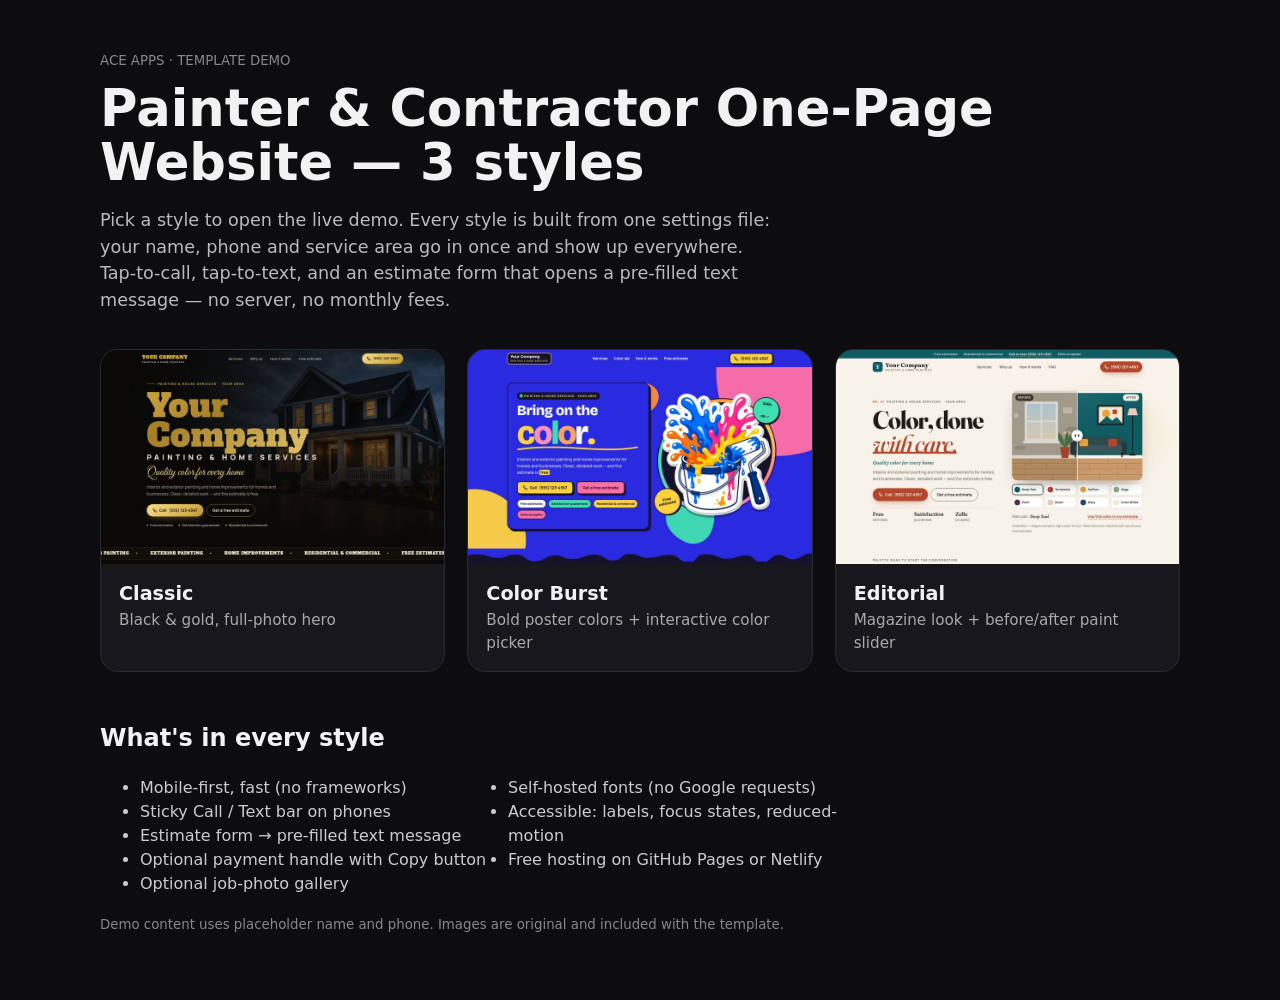
<file: index.html>
<!doctype html><html lang="en"><head><meta charset="utf-8"><meta name="viewport" content="width=device-width,initial-scale=1">
<title>Painter &amp; Contractor One-Page Website Template — 3 Styles | Ace Apps</title>
<meta name="description" content="Live demo: a fast one-page website template for painters and contractors in three color styles — Classic, Color Burst and Editorial. Edit one settings file, host free.">
<meta property="og:title" content="Painter &amp; Contractor Website Template — 3 Styles"><meta property="og:image" content="cover.jpg">
<link rel="icon" href="classic/img/favicon.svg" type="image/svg+xml">
<style>
*{box-sizing:border-box}body{margin:0;font:16px/1.5 system-ui,-apple-system,Segoe UI,Roboto,sans-serif;background:#0d0d10;color:#f2f2f2}
.w{max-width:1120px;margin:0 auto;padding:48px 20px}h1{font-size:clamp(2rem,5vw,3.2rem);line-height:1.05;margin:.2em 0}p.l{color:#bbb;max-width:60ch;font-size:1.1rem}
.g{display:grid;gap:22px;grid-template-columns:repeat(auto-fit,minmax(300px,1fr));margin-top:36px}
a.c{display:block;border-radius:18px;overflow:hidden;background:#17171c;color:inherit;text-decoration:none;border:1px solid #2a2a33;transition:transform .2s}
a.c:hover{transform:translateY(-4px)}a.c img{display:block;width:100%;height:auto;aspect-ratio:16/10;object-fit:cover;object-position:top}a.c div{padding:16px 18px}a.c b{font-size:1.2rem}a.c span{display:block;color:#aaa;font-size:.95rem}
ul{color:#ccc;columns:2;max-width:760px}@media(max-width:600px){ul{columns:1}}small{color:#888}
</style></head><body><main class="w">
<small>ACE APPS · TEMPLATE DEMO</small>
<h1>Painter &amp; Contractor One-Page Website — 3 styles</h1>
<p class="l">Pick a style to open the live demo. Every style is built from one settings file: your name, phone and service area go in once and show up everywhere. Tap-to-call, tap-to-text, and an estimate form that opens a pre-filled text message — no server, no monthly fees.</p>
<div class="g">
<a class="c" href="classic/"><img src="previews/classic.jpg" alt="Classic style preview: black and gold" width="800" height="500"><div><b>Classic</b><span>Black &amp; gold, full-photo hero</span></div></a>
<a class="c" href="color-burst/"><img src="previews/color-burst.jpg" alt="Color Burst style preview: cobalt, pink and yellow" width="800" height="500"><div><b>Color Burst</b><span>Bold poster colors + interactive color picker</span></div></a>
<a class="c" href="editorial/"><img src="previews/editorial.jpg" alt="Editorial style preview: teal, terracotta and saffron" width="800" height="500"><div><b>Editorial</b><span>Magazine look + before/after paint slider</span></div></a>
</div>
<h2 style="margin-top:48px">What's in every style</h2>
<ul><li>Mobile-first, fast (no frameworks)</li><li>Sticky Call / Text bar on phones</li><li>Estimate form → pre-filled text message</li><li>Optional payment handle with Copy button</li><li>Optional job-photo gallery</li><li>Self-hosted fonts (no Google requests)</li><li>Accessible: labels, focus states, reduced-motion</li><li>Free hosting on GitHub Pages or Netlify</li></ul>
<p><small>Demo content uses placeholder name and phone. Images are original and included with the template.</small></p>
</main></body></html>
</file>
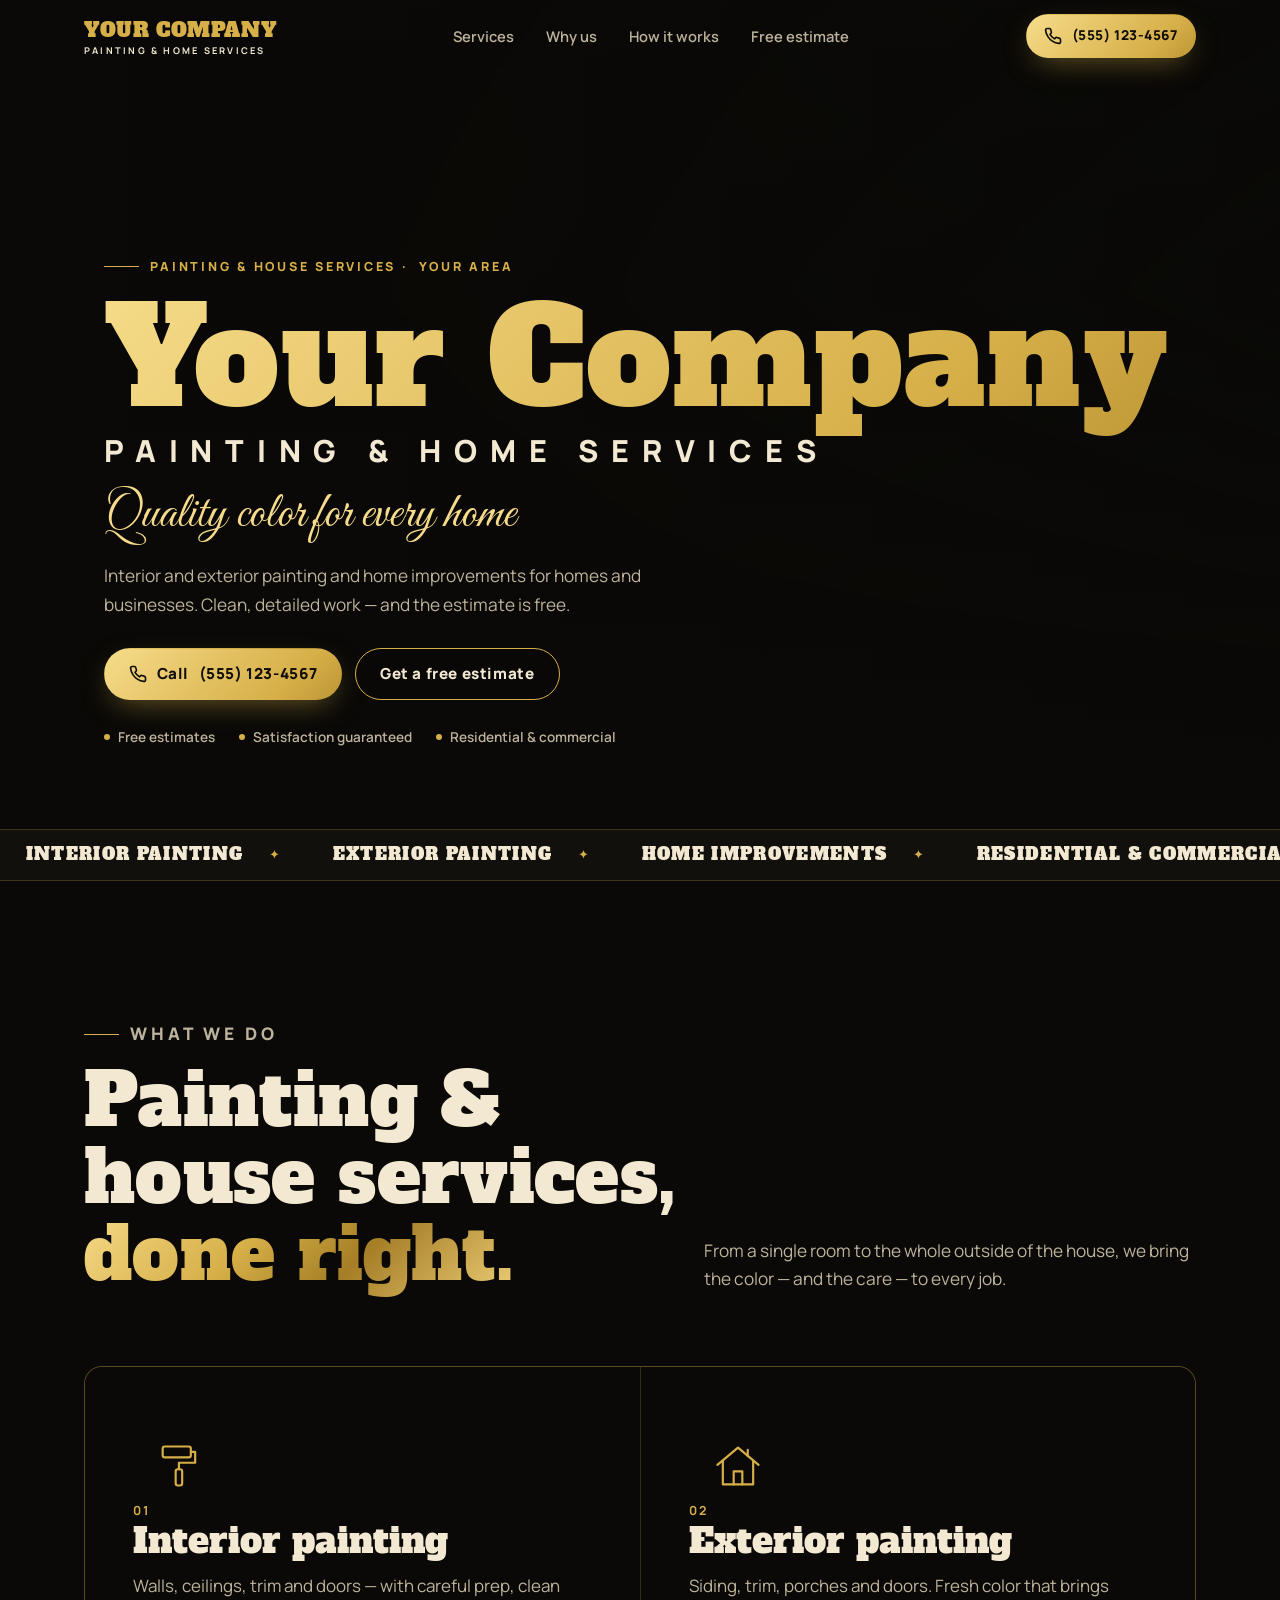
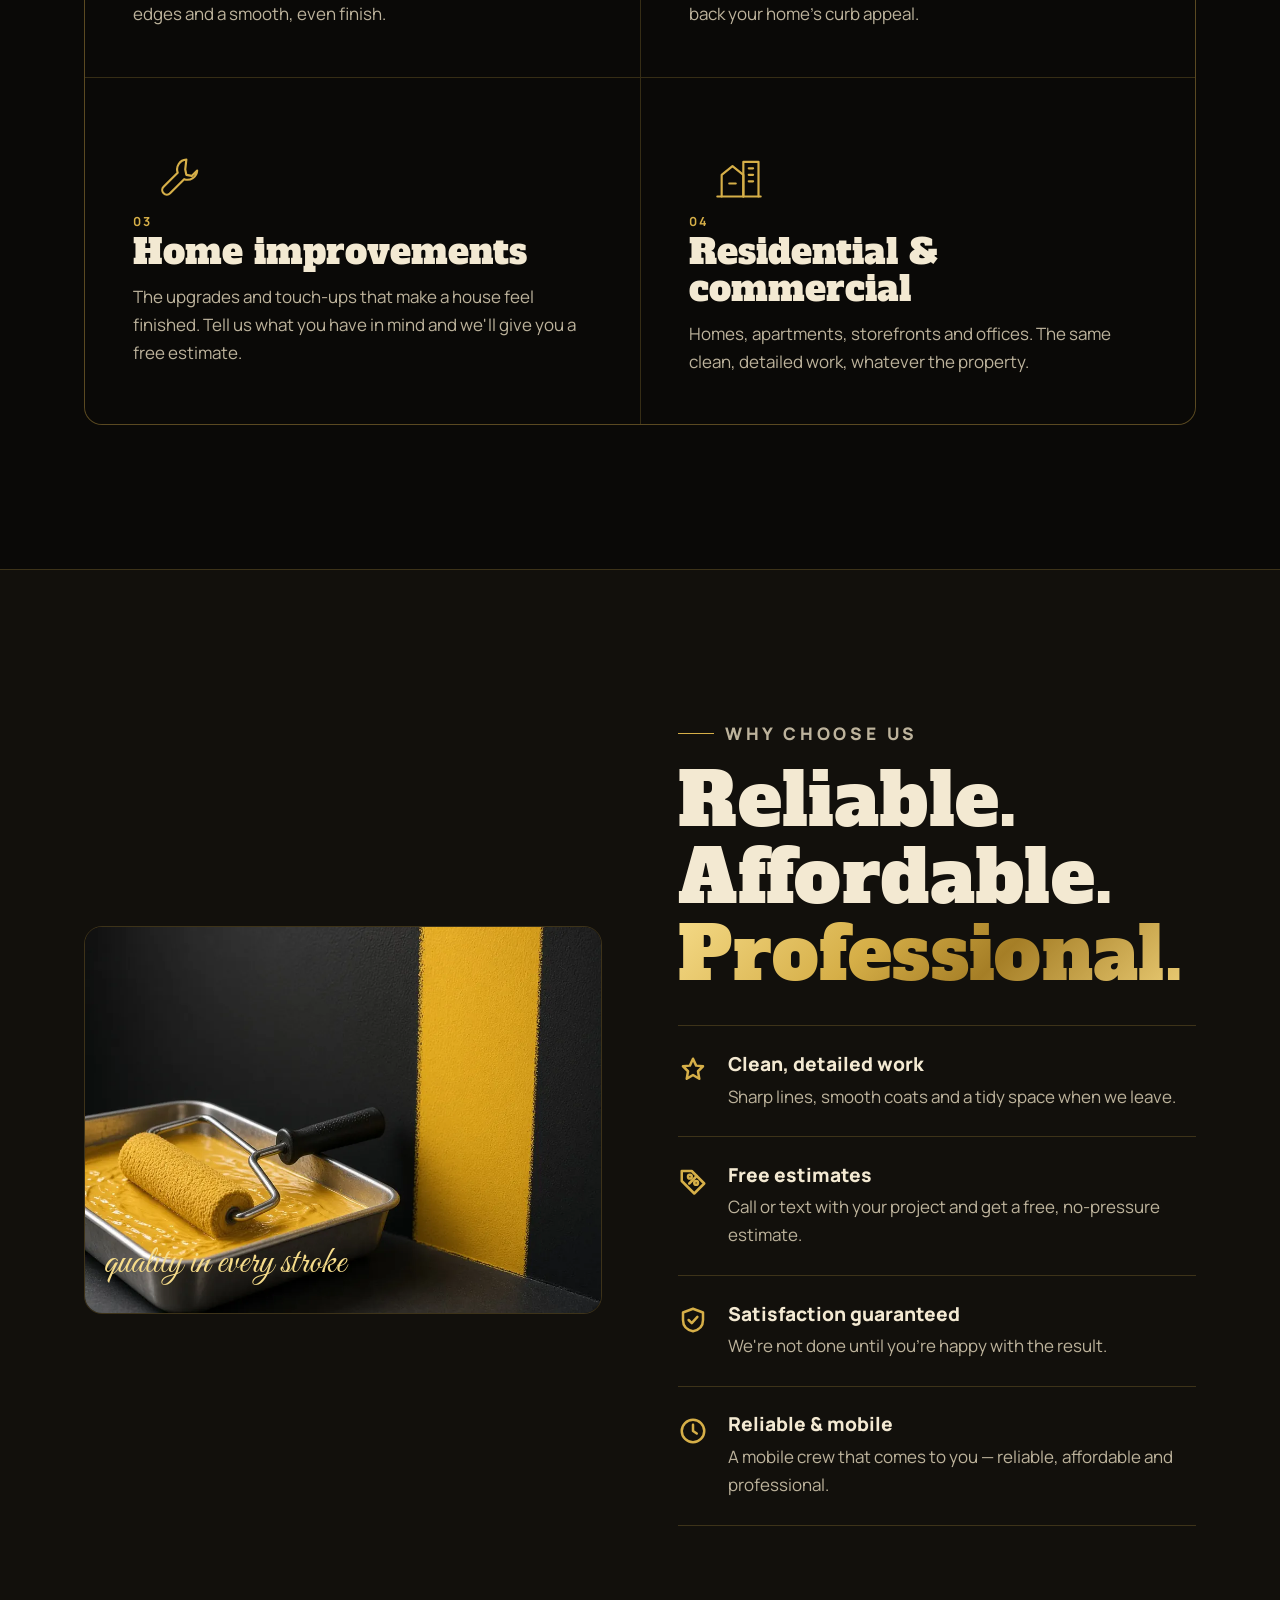
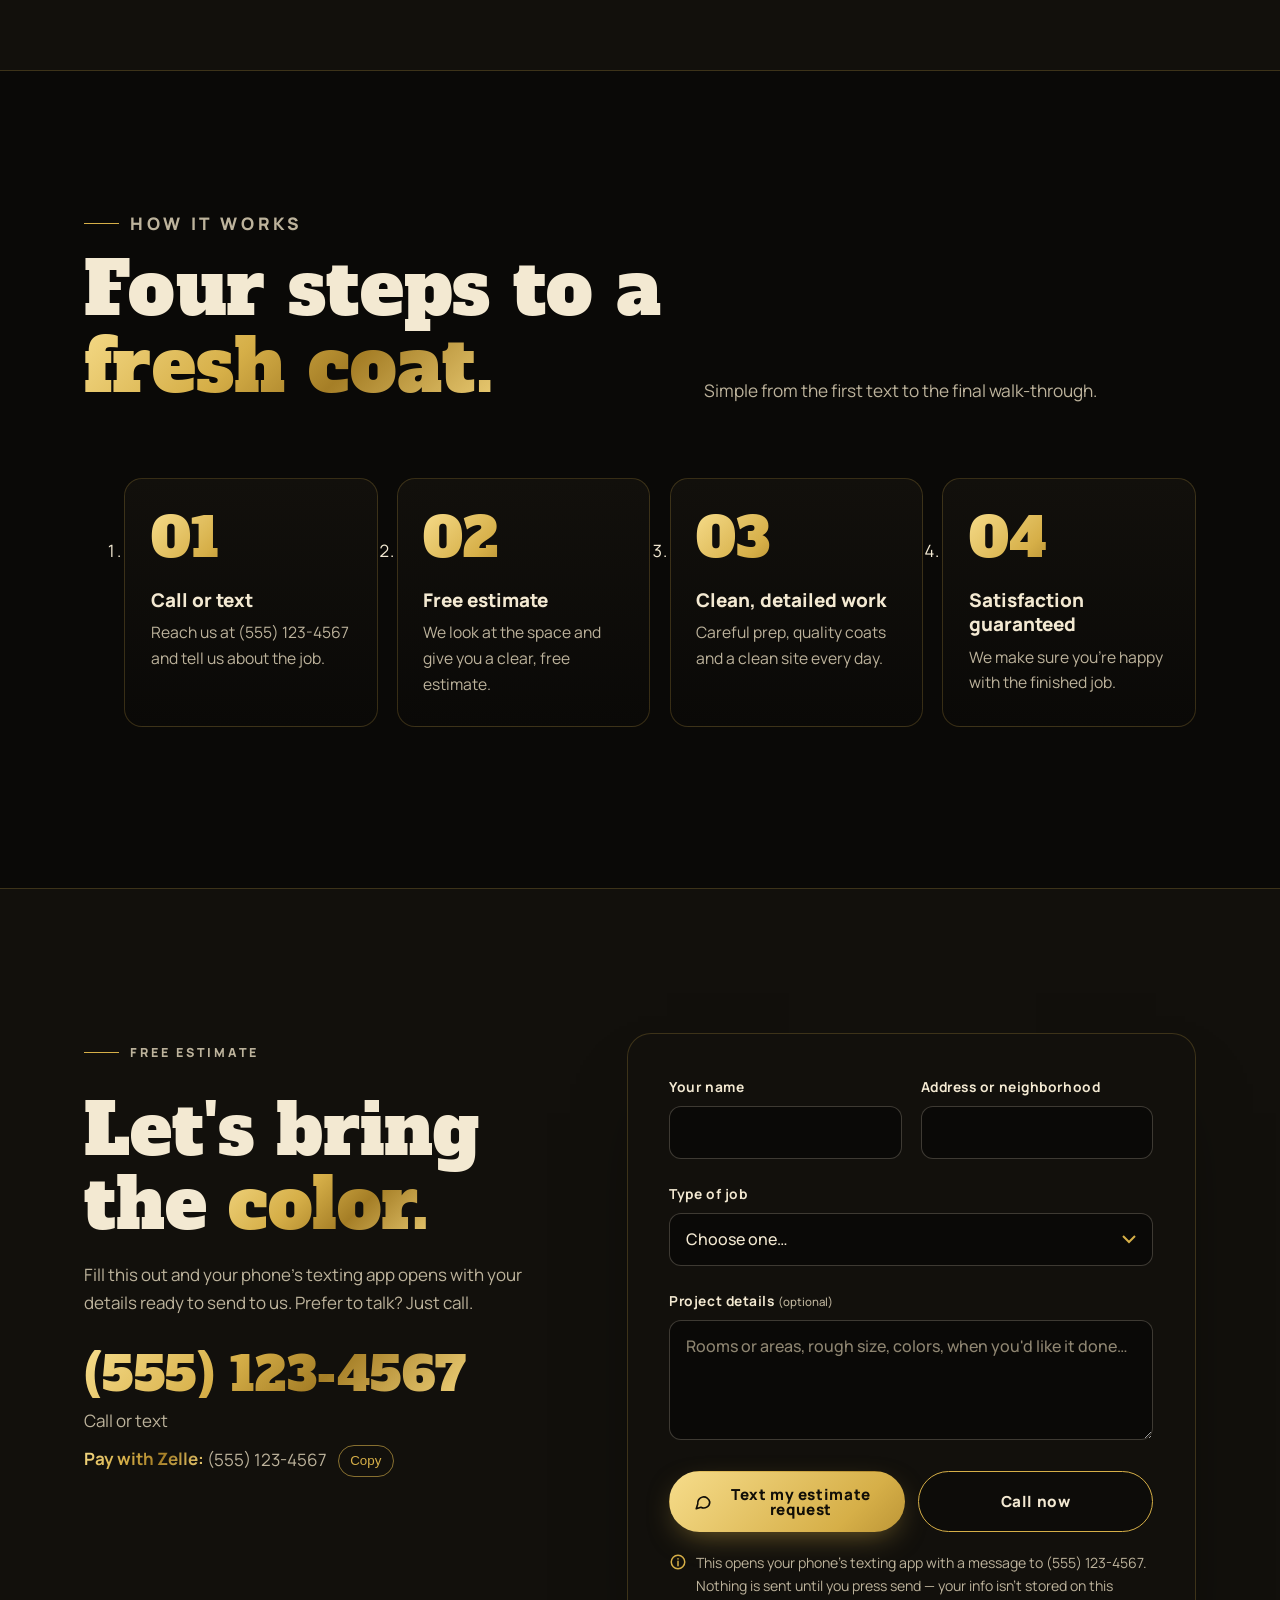
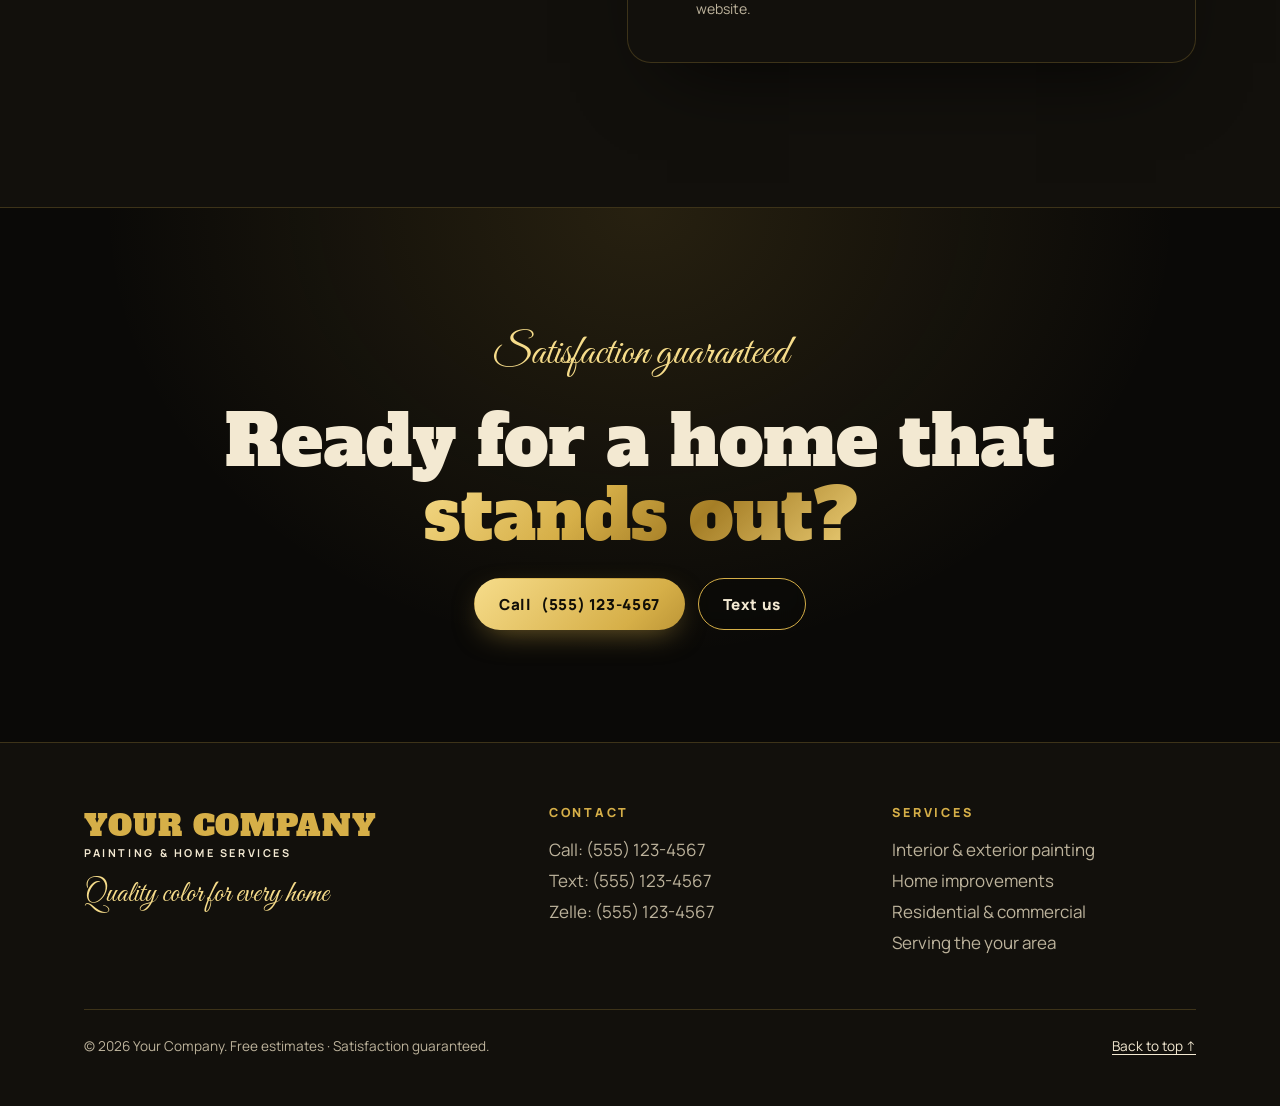
<file: classic/index.html>
<!doctype html>
<html lang="en">
<head>
<meta charset="utf-8">
<meta name="viewport" content="width=device-width,initial-scale=1,viewport-fit=cover">
<script src="config.js"></script>
<!-- EDIT FOR SEO: change the title and description below to your business name, services and town. -->
<title>Your Company | Painting &amp; Home Services in Your City</title>
<meta name="description" content="Your Company — interior and exterior painting and home improvements. Clean, detailed work. Free estimates. Call or text (555) 123-4567.">
<meta property="og:type" content="website">
<meta property="og:title" content="Your Company | Painting &amp; Home Services in Your City">
<meta property="og:description" content="Your Company — interior and exterior painting and home improvements. Clean, detailed work. Free estimates. Call or text (555) 123-4567.">
<meta property="og:image" content="img/share.jpg">
<link rel="icon" href="img/favicon.svg" type="image/svg+xml">
<meta name="theme-color" content="#0A0907">
<link rel="preload" href="fonts/alfa-slab-one.woff2" as="font" type="font/woff2" crossorigin>
<link rel="preload" href="fonts/manrope.woff2" as="font" type="font/woff2" crossorigin>
<link rel="preload" as="image" href="img/hero-m.webp" media="(max-width:699px)" fetchpriority="high">
<link rel="preload" as="image" href="img/hero-1280.webp" imagesrcset="img/hero-800.webp 800w, img/hero-1280.webp 1280w" imagesizes="100vw" media="(min-width:700px)" fetchpriority="high">
<link rel="stylesheet" href="style.css">
</head>
<body>
<script>document.documentElement.classList.add('js')</script>
<a class="skip" href="#main">Skip to content</a>

<header class="hdr" id="top">
  <div class="wrap">
    <a class="brand" href="#top" aria-label="Back to top">
      <span class="wm" data-cfg-logo><b data-cfg-text="businessName">Your Company</b><small data-cfg-text="brandSub">Painting &amp; Home Services</small></span>
    </a>
    <nav class="nav" aria-label="Main">
      <a href="#services">Services</a>
      <a href="#why">Why us</a>
      <a href="#process">How it works</a>
      <a href="#work" data-cfg-hide="photos">Recent work</a>
      <a href="#estimate">Free estimate</a>
    </nav>
    <a class="btn btn-gold hdr-call" href="tel:+15551234567">
      <svg viewBox="0 0 24 24" fill="none" stroke="currentColor" stroke-width="2.2" stroke-linecap="round" stroke-linejoin="round" aria-hidden="true"><path d="M22 16.9v3a2 2 0 0 1-2.2 2 19.8 19.8 0 0 1-8.6-3.1 19.5 19.5 0 0 1-6-6A19.8 19.8 0 0 1 2.1 4.2 2 2 0 0 1 4.1 2h3a2 2 0 0 1 2 1.7c.1.9.4 1.8.7 2.7a2 2 0 0 1-.5 2.1L8 9.8a16 16 0 0 0 6 6l1.3-1.3a2 2 0 0 1 2.1-.4c.9.3 1.8.6 2.7.7a2 2 0 0 1 1.7 2z"/></svg>
      <span class="vh">Call </span><span class="lbl"><span data-cfg-text="phoneDisplay">(555) 123-4567</span></span>
    </a>
  </div>
</header>

<main id="main">
<section class="hero" aria-labelledby="hero-title">
  <div class="hero-bg">
    <picture>
      <source media="(max-width:699px)" srcset="img/hero-m.webp">
      <img src="img/hero-1280.webp" srcset="img/hero-800.webp 800w, img/hero-1280.webp 1280w" sizes="100vw" width="1280" height="720" alt="" fetchpriority="high" decoding="async">
    </picture>
  </div>
  <div class="wrap hero-in">
    <p class="eyebrow rise d1">Painting &amp; House Services · <span data-cfg-text="serviceArea">your area</span></p>
    <h1 id="hero-title">
      <span class="h-title rise d2"><span class="gold shine" data-cfg-text="businessName">Your Company</span></span>
      <span class="h-sub rise d3" data-cfg-text="brandSub">Painting &amp; Home Services</span>
    </h1>
    <p class="h-tag script rise d3" data-cfg-text="tagline">Quality color for every home</p>
    <p class="h-lede rise d4">Interior and exterior painting and home improvements for homes and businesses. Clean, detailed work — and the estimate is free.</p>
    <div class="h-ctas rise d5">
      <a class="btn btn-gold" href="tel:+15551234567">
        <svg viewBox="0 0 24 24" fill="none" stroke="currentColor" stroke-width="2.2" stroke-linecap="round" stroke-linejoin="round" aria-hidden="true"><path d="M22 16.9v3a2 2 0 0 1-2.2 2 19.8 19.8 0 0 1-8.6-3.1 19.5 19.5 0 0 1-6-6A19.8 19.8 0 0 1 2.1 4.2 2 2 0 0 1 4.1 2h3a2 2 0 0 1 2 1.7c.1.9.4 1.8.7 2.7a2 2 0 0 1-.5 2.1L8 9.8a16 16 0 0 0 6 6l1.3-1.3a2 2 0 0 1 2.1-.4c.9.3 1.8.6 2.7.7a2 2 0 0 1 1.7 2z"/></svg>
        Call <span data-cfg-text="phoneDisplay">(555) 123-4567</span></a>
      <a class="btn btn-ghost" href="#estimate">Get a free estimate</a>
    </div>
    <ul class="clean h-meta rise d5" aria-label="Highlights">
      <li>Free estimates</li><li>Satisfaction guaranteed</li><li>Residential &amp; commercial</li>
    </ul>
  </div>
</section>

<div class="marquee" aria-hidden="true">
  <div class="mq-track">
    <span>Interior painting</span><span>Exterior painting</span><span>Home improvements</span><span>Residential &amp; commercial</span><span>Free estimates</span><span>Satisfaction guaranteed</span>
    <span>Interior painting</span><span>Exterior painting</span><span>Home improvements</span><span>Residential &amp; commercial</span><span>Free estimates</span><span>Satisfaction guaranteed</span>
  </div>
</div>

<section class="sec" id="services" aria-labelledby="svc-title">
  <div class="wrap">
    <div class="sec-head">
      <p class="eyebrow rv">What we do</p>
      <h2 id="svc-title" class="rv">Painting &amp; house services, <span class="gold">done right.</span></h2>
      <p class="rv rv-d1">From a single room to the whole outside of the house, we bring the color — and the care — to every job.</p>
    </div>
    <div class="svc">
      <article class="rv">
        <span class="num">01</span>
        <svg class="ico" viewBox="0 0 48 48" fill="none" stroke="currentColor" stroke-width="2" stroke-linecap="round" stroke-linejoin="round" aria-hidden="true"><rect x="8" y="6" width="26" height="10" rx="2"/><path d="M34 11h4v10H23v6"/><rect x="20" y="27" width="6" height="15" rx="2"/></svg>
        <h3>Interior painting</h3>
        <p>Walls, ceilings, trim and doors — with careful prep, clean edges and a smooth, even finish.</p>
      </article>
      <article class="rv rv-d1">
        <span class="num">02</span>
        <svg class="ico" viewBox="0 0 48 48" fill="none" stroke="currentColor" stroke-width="2" stroke-linecap="round" stroke-linejoin="round" aria-hidden="true"><path d="M5 23 24 7l19 16"/><path d="M10 19v22h28V19"/><path d="M20 41V29h8v12"/><path d="M33 9v6"/></svg>
        <h3>Exterior painting</h3>
        <p>Siding, trim, porches and doors. Fresh color that brings back your home's curb appeal.</p>
      </article>
      <article class="rv">
        <span class="num">03</span>
        <svg class="ico" viewBox="0 0 48 48" fill="none" stroke="currentColor" stroke-width="2" stroke-linecap="round" stroke-linejoin="round" aria-hidden="true"><path d="M28 8a9 9 0 0 0-8 12L7 33a4 4 0 0 0 6 6l13-13a9 9 0 0 0 12-8l-5 5-5-1-1-5z"/></svg>
        <h3>Home improvements</h3>
        <p>The upgrades and touch-ups that make a house feel finished. Tell us what you have in mind and we'll give you a free estimate.</p>
      </article>
      <article class="rv rv-d1">
        <span class="num">04</span>
        <svg class="ico" viewBox="0 0 48 48" fill="none" stroke="currentColor" stroke-width="2" stroke-linecap="round" stroke-linejoin="round" aria-hidden="true"><path d="M4 42h40"/><path d="M8 42V22l10-8 10 8v20"/><path d="M28 42V10h14v32"/><path d="M33 16h4M33 22h4M33 28h4M15 30h6"/></svg>
        <h3>Residential &amp; commercial</h3>
        <p>Homes, apartments, storefronts and offices. The same clean, detailed work, whatever the property.</p>
      </article>
    </div>
  </div>
</section>

<section class="sec why" id="why" aria-labelledby="why-title">
  <div class="wrap why-grid">
    <figure class="why-media rv">
      <img src="img/roller-960.webp" srcset="img/roller-600.webp 600w, img/roller-960.webp 960w" sizes="(min-width:960px) 50vw, 100vw" width="960" height="720" alt="A gold paint roller resting on a tray in front of a freshly painted stripe on a black wall" loading="lazy" decoding="async">
      <figcaption class="script" aria-hidden="true">quality in every stroke</figcaption>
    </figure>
    <div>
      <div class="sec-head" style="margin-bottom:2rem;display:block">
        <p class="eyebrow rv">Why choose us</p>
        <h2 id="why-title" class="rv" style="margin-top:1.2rem">Reliable. Affordable. <span class="gold">Professional.</span></h2>
      </div>
      <ul class="clean why-list">
        <li class="rv"><svg viewBox="0 0 24 24" fill="none" stroke="currentColor" stroke-width="2" stroke-linecap="round" stroke-linejoin="round" aria-hidden="true"><path d="m12 3 2.5 5.5L20 9l-4 4 1 6-5-3-5 3 1-6-4-4 5.5-.5z"/></svg><div><h3>Clean, detailed work</h3><p>Sharp lines, smooth coats and a tidy space when we leave.</p></div></li>
        <li class="rv rv-d1"><svg viewBox="0 0 24 24" fill="none" stroke="currentColor" stroke-width="2" stroke-linecap="round" stroke-linejoin="round" aria-hidden="true"><path d="M9 14 15 8"/><circle cx="9.5" cy="8.5" r="1.5"/><circle cx="14.5" cy="13.5" r="1.5"/><path d="M3 12V4h8l10 10-8 8z"/></svg><div><h3>Free estimates</h3><p>Call or text with your project and get a free, no-pressure estimate.</p></div></li>
        <li class="rv rv-d2"><svg viewBox="0 0 24 24" fill="none" stroke="currentColor" stroke-width="2" stroke-linecap="round" stroke-linejoin="round" aria-hidden="true"><path d="M12 3 4 6v6c0 5 3.5 8 8 9 4.5-1 8-4 8-9V6z"/><path d="m8.5 12 2.5 2.5 4.5-5"/></svg><div><h3>Satisfaction guaranteed</h3><p>We're not done until you're happy with the result.</p></div></li>
        <li class="rv rv-d3"><svg viewBox="0 0 24 24" fill="none" stroke="currentColor" stroke-width="2" stroke-linecap="round" stroke-linejoin="round" aria-hidden="true"><circle cx="12" cy="12" r="9"/><path d="M12 7v5l3 2"/></svg><div><h3>Reliable &amp; mobile</h3><p>A mobile crew that comes to you — reliable, affordable and professional.</p></div></li>
      </ul>
    </div>
  </div>
</section>

<section class="sec" id="process" aria-labelledby="proc-title">
  <div class="wrap">
    <div class="sec-head">
      <p class="eyebrow rv">How it works</p>
      <h2 id="proc-title" class="rv">Four steps to a <span class="gold">fresh coat.</span></h2>
      <p class="rv rv-d1">Simple from the first text to the final walk-through.</p>
    </div>
    <ol class="clean steps">
      <li class="step rv"><b class="gold">01</b><h3>Call or text</h3><p>Reach us at <span data-cfg-text="phoneDisplay">(555) 123-4567</span> and tell us about the job.</p></li>
      <li class="step rv rv-d1"><b class="gold">02</b><h3>Free estimate</h3><p>We look at the space and give you a clear, free estimate.</p></li>
      <li class="step rv rv-d2"><b class="gold">03</b><h3>Clean, detailed work</h3><p>Careful prep, quality coats and a clean site every day.</p></li>
      <li class="step rv rv-d3"><b class="gold">04</b><h3>Satisfaction guaranteed</h3><p>We make sure you're happy with the finished job.</p></li>
    </ol>
  </div>
</section>

<!-- Recent work: stays hidden until config.js photos has real job photos -->
<section class="sec" id="work" aria-labelledby="work-title" data-cfg-hide="photos" hidden>
  <div class="wrap">
    <div class="sec-head">
      <p class="eyebrow">Recent work</p>
      <h2 id="work-title">Fresh from the <span class="gold">brush.</span></h2>
    </div>
    <div class="gal" id="gal"></div>
  </div>
</section>

<section class="sec why" id="estimate" aria-labelledby="est-title">
  <div class="wrap est-grid">
    <div class="est-side">
      <p class="eyebrow rv">Free estimate</p>
      <h2 id="est-title" class="rv">Let's bring the <span class="gold">color.</span></h2>
      <p class="rv">Fill this out and your phone's texting app opens with your details ready to send to us. Prefer to talk? Just call.</p>
      <a class="bigphone gold rv" href="tel:+15551234567"><span data-cfg-text="phoneDisplay">(555) 123-4567</span></a>
      <p class="rv" style="margin:0">Call or text</p>
      <p class="rv zelle" data-cfg-hide="payValue" style="margin-top:.6rem"><b class="gold">Pay with <span data-cfg-text="payLabel">Zelle</span>:</b> <span data-cfg-text="phoneDisplay">(555) 123-4567</span> <button type="button" class="zcopy" data-copy="" aria-label="Copy payment handle">Copy</button></p>
      <p class="rv" data-cfg-hide="hours" style="margin-top:.6rem"><span data-cfg-text="hours"></span></p>
    </div>
    <form class="card rv" id="est-form" novalidate aria-describedby="f-note">
      <div class="f2">
        <div><label for="f-name">Your name</label><input id="f-name" name="name" autocomplete="name" required aria-describedby="e-name"><div class="err" id="e-name" role="alert"></div></div>
        <div><label for="f-place">Address or neighborhood</label><input id="f-place" name="place" autocomplete="street-address" required aria-describedby="e-place"><div class="err" id="e-place" role="alert"></div></div>
      </div>
      <div><label for="f-job">Type of job</label>
        <select id="f-job" name="job" required aria-describedby="e-job">
          <option value="">Choose one…</option>
          <option>Interior painting</option>
          <option>Exterior painting</option>
          <option>Interior &amp; exterior painting</option>
          <option>Home improvement</option>
          <option>Commercial job</option>
          <option>Something else</option>
        </select><div class="err" id="e-job" role="alert"></div></div>
      <div><label for="f-det">Project details <small>(optional)</small></label><textarea id="f-det" name="details" placeholder="Rooms or areas, rough size, colors, when you'd like it done…"></textarea></div>
      <div class="f-actions">
        <button class="btn btn-gold" type="submit">
          <svg viewBox="0 0 24 24" fill="none" stroke="currentColor" stroke-width="2.2" stroke-linecap="round" stroke-linejoin="round" aria-hidden="true"><path d="M21 12a8 8 0 0 1-11.8 7L3 21l2-6.2A8 8 0 1 1 21 12z"/></svg>
          Text my estimate request</button>
        <a class="btn btn-ghost" href="tel:+15551234567">Call now</a>
      </div>
      <p class="f-note" id="f-note"><svg viewBox="0 0 24 24" fill="none" stroke="currentColor" stroke-width="2" stroke-linecap="round" stroke-linejoin="round" aria-hidden="true"><circle cx="12" cy="12" r="9"/><path d="M12 11v6M12 7.5v.5"/></svg><span>This opens your phone's texting app with a message to <span data-cfg-text="phoneDisplay">(555) 123-4567</span>. Nothing is sent until you press send — your info isn't stored on this website.</span></p>
      <div class="fallback" id="fallback" hidden aria-live="polite">
        <strong>Not on a phone?</strong> Text this message to <a href="sms:+15551234567"><span data-cfg-text="phoneDisplay">(555) 123-4567</span></a>:
        <pre id="fb-msg"></pre>
        <button class="btn btn-ghost" type="button" id="copy" style="min-height:44px">Copy message</button>
      </div>
    </form>
  </div>
</section>

<section class="band" aria-labelledby="band-title">
  <div class="wrap">
    <p class="script" style="font-size:clamp(1.8rem,5vw,2.6rem);margin:0">Satisfaction guaranteed</p>
    <h2 id="band-title" class="rv">Ready for a home that <span class="gold">stands out?</span></h2>
    <div class="row rv">
      <a class="btn btn-gold" href="tel:+15551234567">Call <span data-cfg-text="phoneDisplay">(555) 123-4567</span></a>
      <a class="btn btn-ghost" href="sms:+15551234567">Text us</a>
    </div>
  </div>
</section>
</main>

<footer>
  <div class="wrap">
    <div class="ft">
      <div>
        <a class="brand" href="#top" aria-label="Back to top"><span class="wm wm-lg" data-cfg-logo><b data-cfg-text="businessName">Your Company</b><small data-cfg-text="brandSub">Painting &amp; Home Services</small></span></a>
        <span class="script" data-cfg-text="tagline">Quality color for every home</span>
      </div>
      <div>
        <h3>Contact</h3>
        <ul class="clean">
          <li>Call: <a href="tel:+15551234567"><span data-cfg-text="phoneDisplay">(555) 123-4567</span></a></li>
          <li>Text: <a href="sms:+15551234567"><span data-cfg-text="phoneDisplay">(555) 123-4567</span></a></li>
          <li data-cfg-hide="payValue"><span data-cfg-text="payLabel">Zelle</span>: <span data-cfg-text="payValue">(555) 123-4567</span></li>
          <li data-cfg-hide="email">Email: <a data-cfg-mail href="#"></a></li>
          <li data-cfg-hide="hours"><span data-cfg-text="hours"></span></li>
        </ul>
      </div>
      <div>
        <h3>Services</h3>
        <ul class="clean">
          <li>Interior &amp; exterior painting</li>
          <li>Home improvements</li>
          <li>Residential &amp; commercial</li>
          <li>Serving the <span data-cfg-text="serviceArea">your area</span></li>
        </ul>
      </div>
    </div>
    <div class="legal">
      <span>© <span id="yr">2026</span> <span data-cfg-text="businessName">Your Company</span>. Free estimates · Satisfaction guaranteed.</span>
      <span><a href="#top">Back to top ↑</a></span>
    </div>
  </div>
</footer>

<nav class="mbar" id="mbar" aria-label="Quick contact">
  <a class="btn btn-gold" href="tel:+15551234567">
    <svg viewBox="0 0 24 24" fill="none" stroke="currentColor" stroke-width="2.2" stroke-linecap="round" stroke-linejoin="round" aria-hidden="true"><path d="M22 16.9v3a2 2 0 0 1-2.2 2 19.8 19.8 0 0 1-8.6-3.1 19.5 19.5 0 0 1-6-6A19.8 19.8 0 0 1 2.1 4.2 2 2 0 0 1 4.1 2h3a2 2 0 0 1 2 1.7c.1.9.4 1.8.7 2.7a2 2 0 0 1-.5 2.1L8 9.8a16 16 0 0 0 6 6l1.3-1.3a2 2 0 0 1 2.1-.4c.9.3 1.8.6 2.7.7a2 2 0 0 1 1.7 2z"/></svg>Call</a>
  <a class="btn btn-ghost" href="sms:+15551234567">
    <svg viewBox="0 0 24 24" fill="none" stroke="currentColor" stroke-width="2.2" stroke-linecap="round" stroke-linejoin="round" aria-hidden="true"><path d="M21 12a8 8 0 0 1-11.8 7L3 21l2-6.2A8 8 0 1 1 21 12z"/></svg>Text</a>
</nav>

<script src="site.js" defer></script>
</body>
</html>
</file>
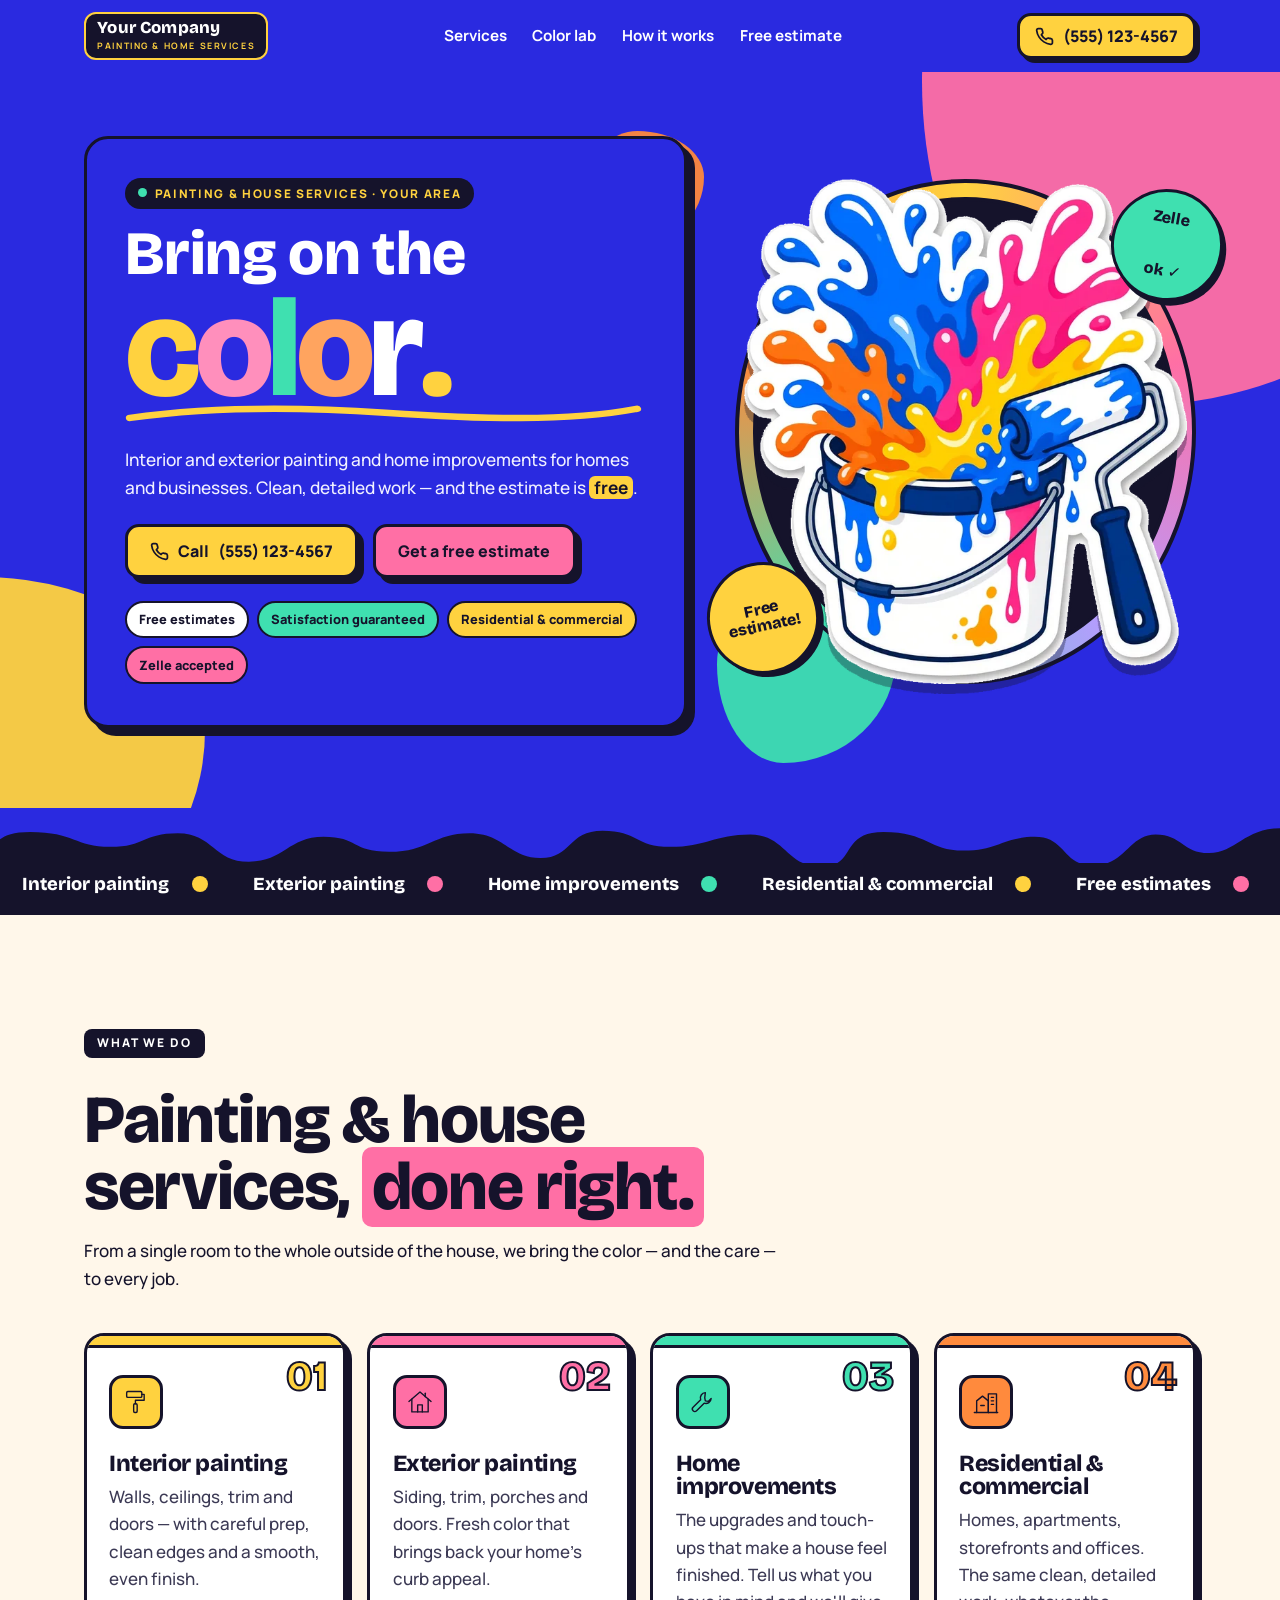
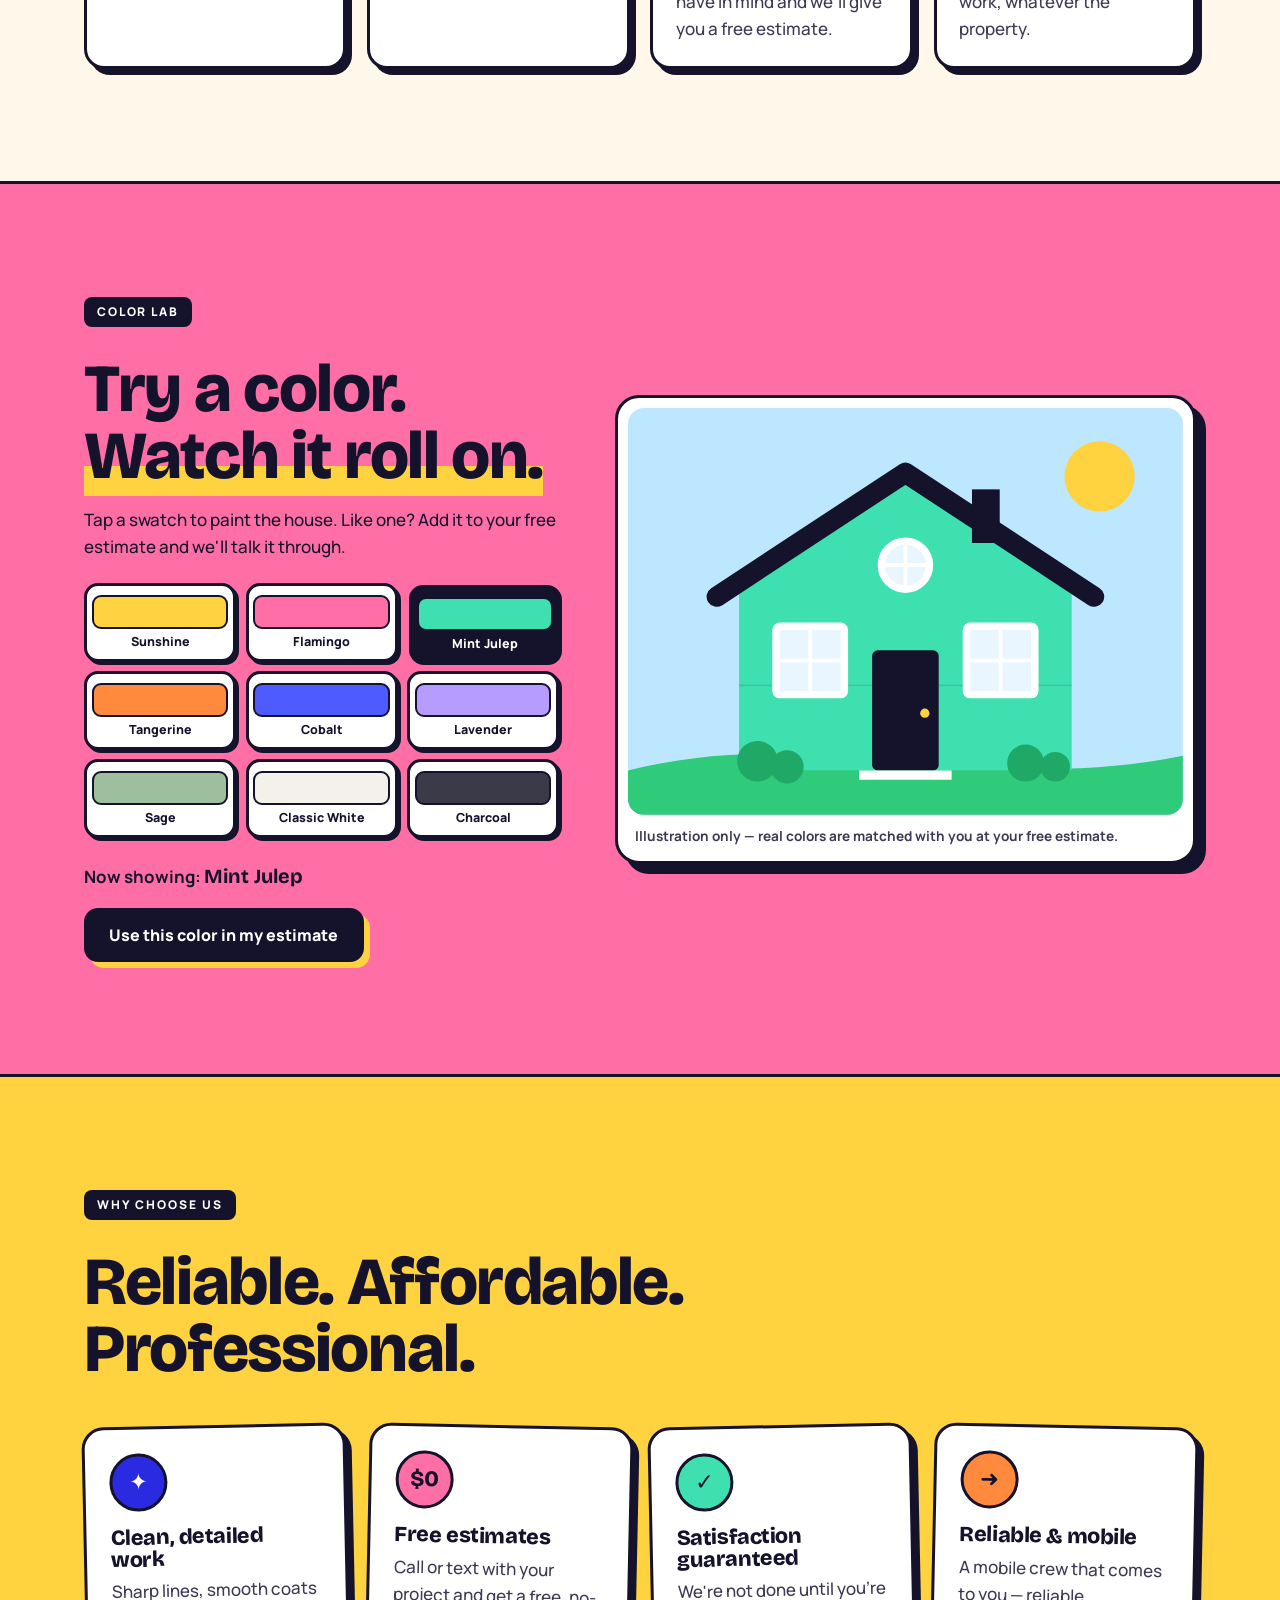
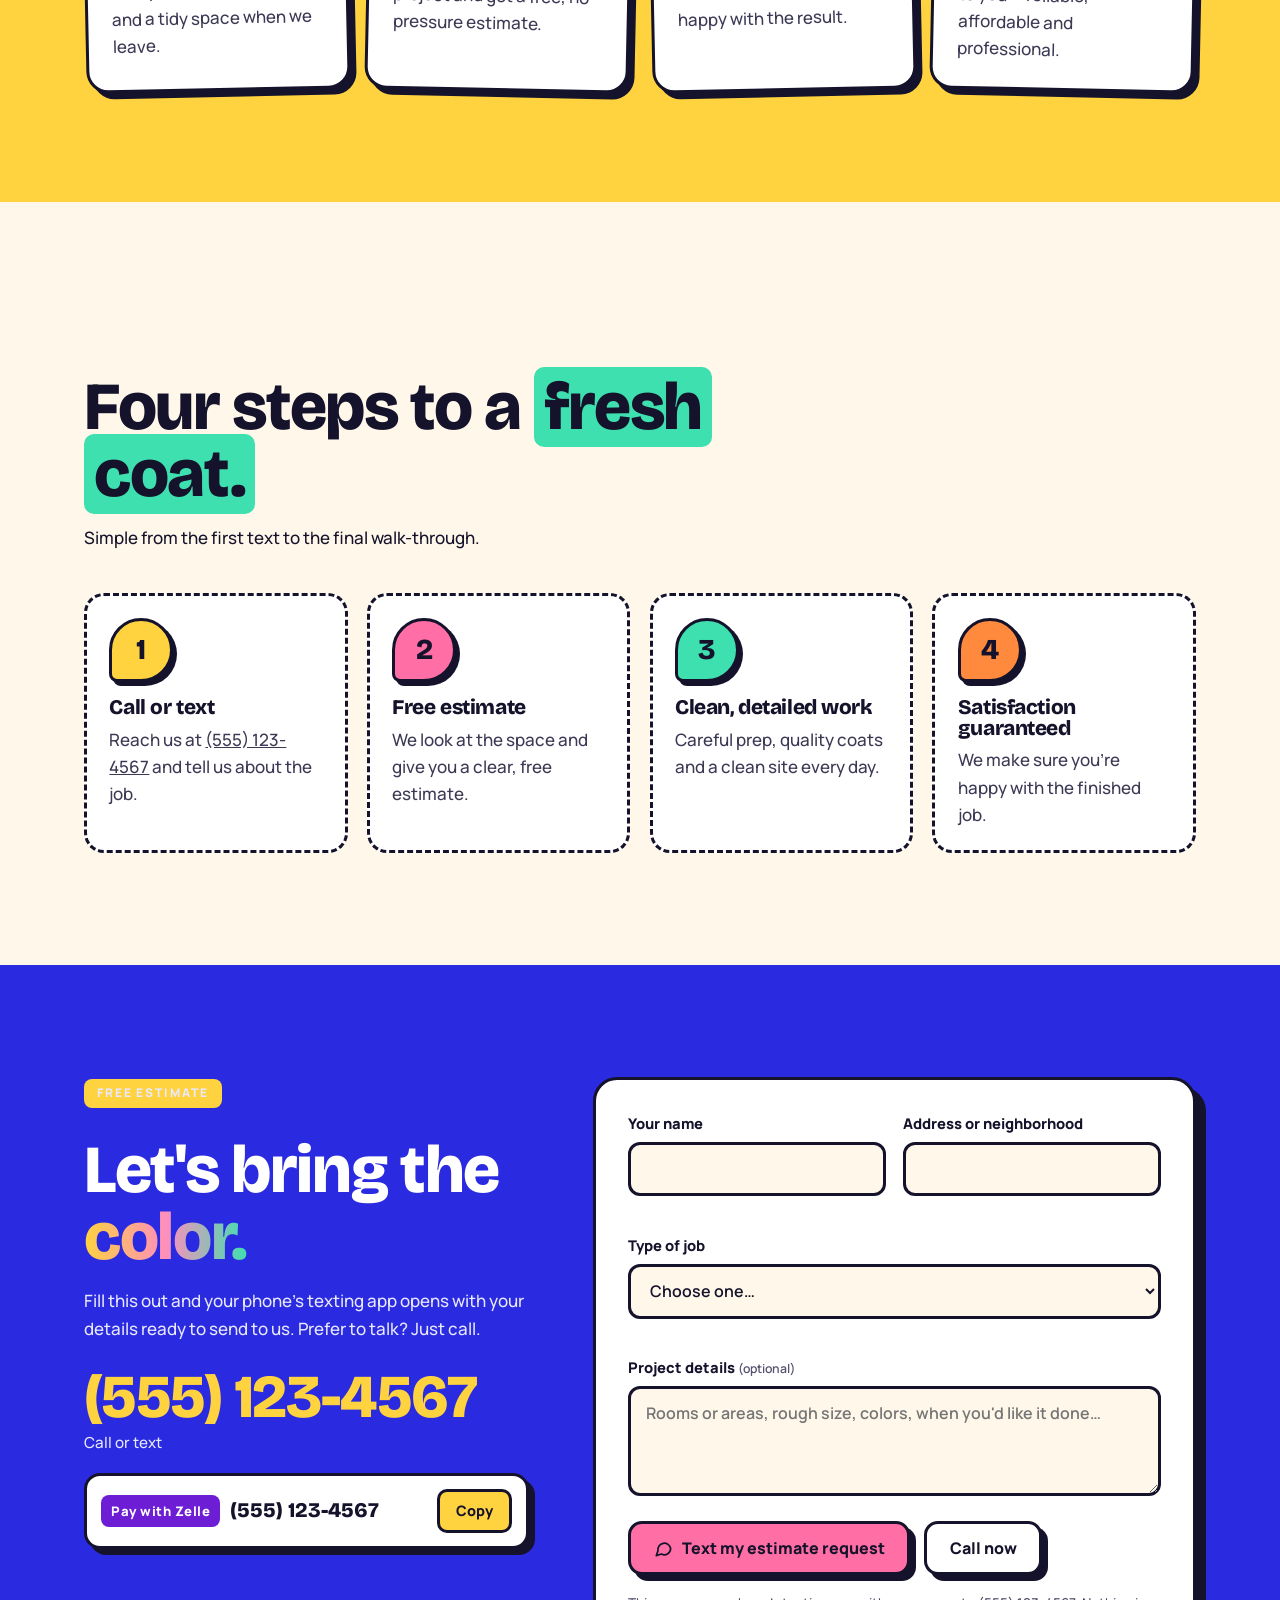
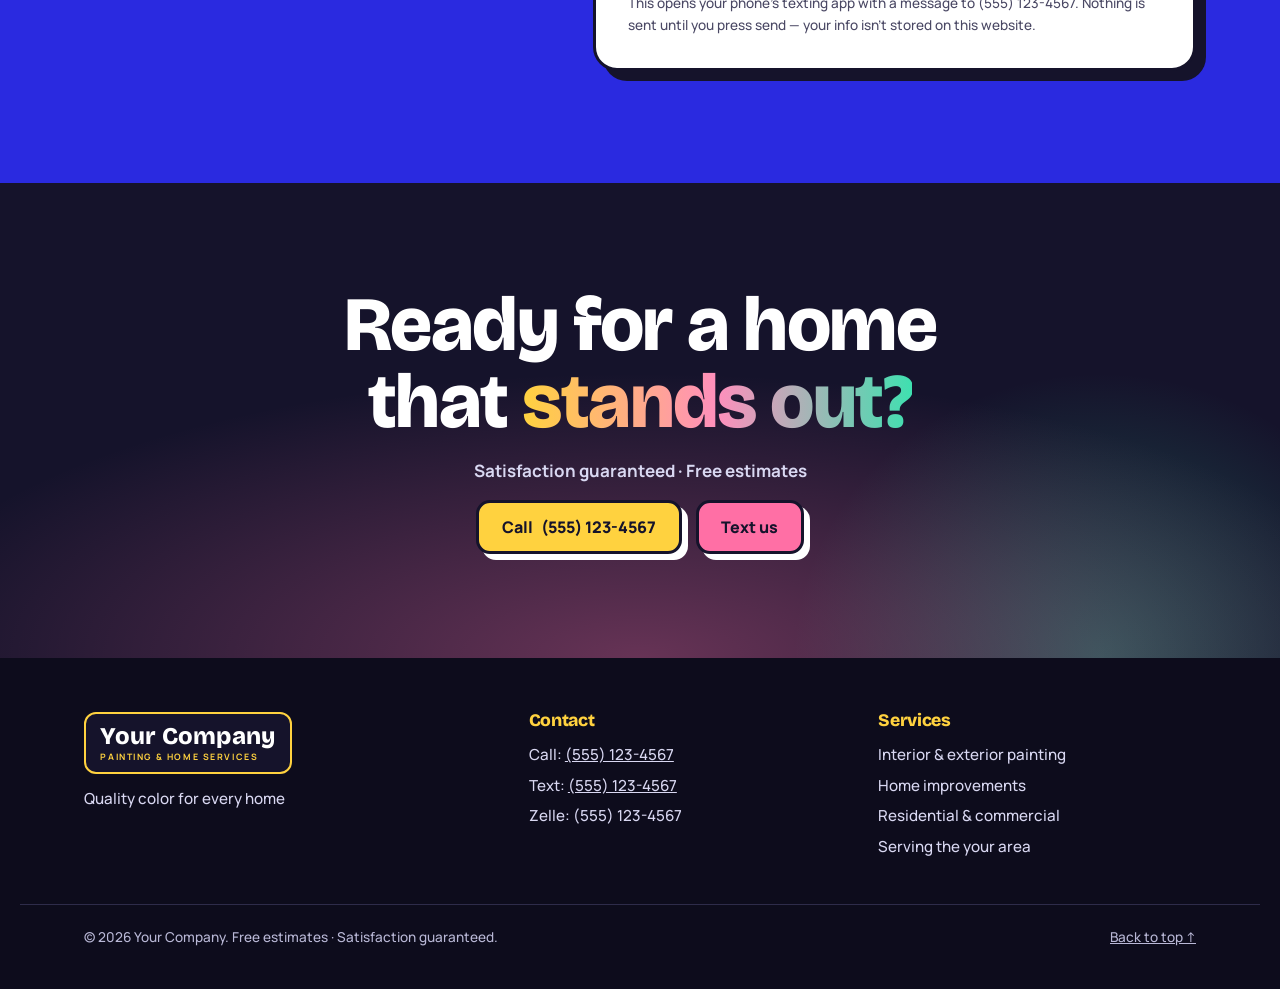
<file: color-burst/index.html>
<!doctype html>
<html lang="en">
<head>
<meta charset="utf-8">
<meta name="viewport" content="width=device-width,initial-scale=1,viewport-fit=cover">
<script src="config.js"></script>
<!-- EDIT FOR SEO: change the title and description below to your business name, services and town. -->
<title>Your Company | Bring On the Color — Painting in Your City</title>
<meta name="description" content="Your Company — interior and exterior painting and home improvements. Free estimates. Call or text (555) 123-4567.">
<meta property="og:type" content="website">
<meta property="og:title" content="Your Company | Bring On the Color — Painting in Your City">
<meta property="og:description" content="Your Company — interior and exterior painting and home improvements. Free estimates. Call or text (555) 123-4567.">
<meta property="og:image" content="img/share.jpg">
<link rel="icon" href="img/favicon.svg" type="image/svg+xml">
<meta name="theme-color" content="#2A2AE0">
<link rel="preload" href="fonts/bricolage.woff2" as="font" type="font/woff2" crossorigin>
<link rel="preload" as="image" href="img/art-400.webp" imagesrcset="img/art-400.webp 400w, img/art-640.webp 640w" imagesizes="(min-width:960px) 440px, 260px" fetchpriority="high">
<link rel="stylesheet" href="style.css">
</head>
<body>
<script>document.documentElement.classList.add('js')</script>
<a class="skip" href="#main">Skip to content</a>

<header class="hdr" id="top">
  <div class="wrap">
    <a class="brand" href="#top" aria-label="Your Company, back to top">
      <span class="wm" data-cfg-logo><b data-cfg-text="businessName">Your Company</b><small data-cfg-text="brandSub">Painting &amp; Home Services</small></span>
    </a>
    <nav class="nav" aria-label="Main">
      <a href="#services">Services</a>
      <a href="#lab">Color lab</a>
      <a href="#process">How it works</a>
      <a href="#work" data-cfg-hide="photos">Recent work</a>
      <a href="#estimate">Free estimate</a>
    </nav>
    <a class="btn btn-sun hdr-call" href="tel:+15551234567">
      <svg viewBox="0 0 24 24" aria-hidden="true"><path d="M22 16.9v3a2 2 0 0 1-2.2 2 19.8 19.8 0 0 1-8.6-3.1 19.5 19.5 0 0 1-6-6A19.8 19.8 0 0 1 2.1 4.2 2 2 0 0 1 4.1 2h3a2 2 0 0 1 2 1.7c.1.9.4 1.8.7 2.7a2 2 0 0 1-.5 2.1L8 9.8a16 16 0 0 0 6 6l1.3-1.3a2 2 0 0 1 2.1-.4c.9.3 1.8.6 2.7.7a2 2 0 0 1 1.7 2z"/></svg>
      <span class="vh">Call </span><span class="lbl"><span data-cfg-text="phoneDisplay">(555) 123-4567</span></span>
    </a>
  </div>
</header>

<main id="main">
<section class="hero" aria-labelledby="hero-title">
  <div class="blobs" aria-hidden="true"><i class="b1"></i><i class="b2"></i><i class="b3"></i><i class="b4"></i></div>
  <div class="wrap hero-in">
    <div class="hero-copy">
      <p class="tag pop d1"><span class="dot"></span><span>Painting &amp; house services <span class="sep">·</span> <span data-cfg-text="serviceArea">your area</span></span></p>
      <h1 id="hero-title">
        <span class="l1 pop d1">Bring on the</span>
        <span class="vh">color.</span><span class="burst" aria-hidden="true"><span>c</span><span>o</span><span>l</span><span>o</span><span>r</span><span>.</span></span>
        <svg class="stroke" viewBox="0 0 600 40" preserveAspectRatio="none" aria-hidden="true"><path d="M6 26C90 10 190 8 300 18s210 14 290-6" pathLength="1"/></svg>
      </h1>
      <p class="lede pop d3">Interior and exterior painting and home improvements for homes and businesses. Clean, detailed work — and the estimate is <b>free</b>.</p>
      <div class="ctas pop d4">
        <a class="btn btn-sun" href="tel:+15551234567"><svg viewBox="0 0 24 24" aria-hidden="true"><path d="M22 16.9v3a2 2 0 0 1-2.2 2 19.8 19.8 0 0 1-8.6-3.1 19.5 19.5 0 0 1-6-6A19.8 19.8 0 0 1 2.1 4.2 2 2 0 0 1 4.1 2h3a2 2 0 0 1 2 1.7c.1.9.4 1.8.7 2.7a2 2 0 0 1-.5 2.1L8 9.8a16 16 0 0 0 6 6l1.3-1.3a2 2 0 0 1 2.1-.4c.9.3 1.8.6 2.7.7a2 2 0 0 1 1.7 2z"/></svg>Call <span data-cfg-text="phoneDisplay">(555) 123-4567</span></a>
        <a class="btn btn-pink" href="#estimate">Get a free estimate</a>
      </div>
      <ul class="chips pop d5" aria-label="Highlights">
        <li>Free estimates</li><li>Satisfaction guaranteed</li><li>Residential &amp; commercial</li><li data-cfg-hide="payValue"><span data-cfg-text="payLabel">Zelle</span> accepted</li>
      </ul>
    </div>
    <div class="hero-art pop d2">
      <div class="ring" aria-hidden="true"></div>
      <img class="art" src="img/art-400.webp" srcset="img/art-400.webp 400w, img/art-640.webp 640w" sizes="(min-width:960px) 440px, 260px" width="640" height="731" alt="Illustration: a paint bucket bursting with blue, pink, yellow and orange paint" fetchpriority="high">
      <span class="sticker s1" aria-hidden="true">Free<br>estimate!</span>
      <span class="sticker s2" aria-hidden="true" data-cfg-hide="payValue"><span data-cfg-text="payLabel">Zelle</span><br>ok ✓</span>
    </div>
  </div>
</section>

<div class="marquee" aria-hidden="true">
<svg class="drip" viewBox="0 0 1440 90" preserveAspectRatio="none" aria-hidden="true"><path d="M0 0h1440v34c-40 0-50 40-80 40s-30-30-60-30-34 50-70 50-30-46-66-46-40 22-80 22-40-30-90-30-30 56-70 56-40-52-80-52-50 20-90 20-36-26-76-26-34 44-70 44-40-40-80-40-46 30-90 30-34-24-74-24-44 40-84 40-40-46-80-46-36 22-76 22-40-24-90-24-30 36-70 36-40-42-84-42V0z"/></svg>
<div class="mq">
  <span>Interior painting</span><span>Exterior painting</span><span>Home improvements</span><span>Residential &amp; commercial</span><span>Free estimates</span><span>Satisfaction guaranteed</span>
  <span>Interior painting</span><span>Exterior painting</span><span>Home improvements</span><span>Residential &amp; commercial</span><span>Free estimates</span><span>Satisfaction guaranteed</span>
</div></div>

<section class="sec cream" id="services" aria-labelledby="svc-title">
  <div class="wrap">
    <div class="head">
      <p class="kicker rv">What we do</p>
      <h2 id="svc-title" class="rv">Painting &amp; house services, <mark class="hl-pink">done right.</mark></h2>
      <p class="rv">From a single room to the whole outside of the house, we bring the color — and the care — to every job.</p>
    </div>
    <div class="cards">
      <article class="card c-sun rv"><span class="n">01</span>
        <svg class="ico" viewBox="0 0 48 48" aria-hidden="true"><rect x="8" y="6" width="26" height="10" rx="2"/><path d="M34 11h4v10H23v6"/><rect x="20" y="27" width="6" height="15" rx="2"/></svg>
        <h3>Interior painting</h3><p>Walls, ceilings, trim and doors — with careful prep, clean edges and a smooth, even finish.</p></article>
      <article class="card c-pink rv d1"><span class="n">02</span>
        <svg class="ico" viewBox="0 0 48 48" aria-hidden="true"><path d="M5 23 24 7l19 16"/><path d="M10 19v22h28V19"/><path d="M20 41V29h8v12"/><path d="M33 9v6"/></svg>
        <h3>Exterior painting</h3><p>Siding, trim, porches and doors. Fresh color that brings back your home's curb appeal.</p></article>
      <article class="card c-mint rv d2"><span class="n">03</span>
        <svg class="ico" viewBox="0 0 48 48" aria-hidden="true"><path d="M28 8a9 9 0 0 0-8 12L7 33a4 4 0 0 0 6 6l13-13a9 9 0 0 0 12-8l-5 5-5-1-1-5z"/></svg>
        <h3>Home improvements</h3><p>The upgrades and touch-ups that make a house feel finished. Tell us what you have in mind and we'll give you a free estimate.</p></article>
      <article class="card c-tang rv d3"><span class="n">04</span>
        <svg class="ico" viewBox="0 0 48 48" aria-hidden="true"><path d="M4 42h40"/><path d="M8 42V22l10-8 10 8v20"/><path d="M28 42V10h14v32"/><path d="M33 16h4M33 22h4M33 28h4M15 30h6"/></svg>
        <h3>Residential &amp; commercial</h3><p>Homes, apartments, storefronts and offices. The same clean, detailed work, whatever the property.</p></article>
    </div>
  </div>
</section>

<section class="sec lab" id="lab" aria-labelledby="lab-title">
  <div class="wrap lab-grid">
    <div class="lab-copy">
      <p class="kicker rv">Color lab</p>
      <h2 id="lab-title" class="rv">Try a color. <span class="u">Watch it roll on.</span></h2>
      <p class="rv">Tap a swatch to paint the house. Like one? Add it to your free estimate and we'll talk it through.</p>
      <div class="swatches rv" data-picker="#house" role="group" aria-label="Paint colors">
        <button type="button" data-color="#FFD23F" data-name="Sunshine" aria-pressed="false"><i style="--c:#FFD23F"></i><span>Sunshine</span></button>
        <button type="button" data-color="#FF6FA5" data-name="Flamingo" aria-pressed="false"><i style="--c:#FF6FA5"></i><span>Flamingo</span></button>
        <button type="button" data-color="#3FE0B0" data-name="Mint Julep" aria-pressed="true"><i style="--c:#3FE0B0"></i><span>Mint Julep</span></button>
        <button type="button" data-color="#FF8A3D" data-name="Tangerine" aria-pressed="false"><i style="--c:#FF8A3D"></i><span>Tangerine</span></button>
        <button type="button" data-color="#4D5BFF" data-name="Cobalt" aria-pressed="false"><i style="--c:#4D5BFF"></i><span>Cobalt</span></button>
        <button type="button" data-color="#B69CFF" data-name="Lavender" aria-pressed="false"><i style="--c:#B69CFF"></i><span>Lavender</span></button>
        <button type="button" data-color="#9DBF9E" data-name="Sage" aria-pressed="false"><i style="--c:#9DBF9E"></i><span>Sage</span></button>
        <button type="button" data-color="#F4F1EA" data-name="Classic White" aria-pressed="false"><i style="--c:#F4F1EA"></i><span>Classic White</span></button>
        <button type="button" data-color="#3A3A48" data-name="Charcoal" aria-pressed="false"><i style="--c:#3A3A48"></i><span>Charcoal</span></button>
      </div>
      <div class="lab-actions rv">
        <p class="now" aria-live="polite">Now showing: <b data-color-name>Mint Julep</b></p>
        <button type="button" class="btn btn-ink" data-use-color>Use this color in my estimate</button>
      </div>
    </div>
    <figure class="lab-art rv">
      <svg id="house" viewBox="0 0 600 440" role="img" aria-label="Illustration of a house whose walls change to the paint color you pick" style="--wall:#3FE0B0;--next:#3FE0B0">
        <defs><clipPath id="wallclip"><path d="M120 196 300 78l180 118v196H120z"/></clipPath></defs>
        <rect width="600" height="440" fill="#BDE7FF"/>
        <circle cx="510" cy="74" r="38" fill="#FFD23F"/>
        <path d="M0 392c90-22 170-22 300-10s210 12 300-6v64H0z" fill="#2FCB7B"/>
        <g clip-path="url(#wallclip)">
          <rect data-base x="100" y="60" width="400" height="340" style="fill:var(--wall)"/>
          <rect data-wipe data-x="110" data-w="380" x="110" y="60" width="0" height="340" style="fill:var(--next)"/>
          <path d="M120 300h360" stroke="#15132B" stroke-opacity=".12" stroke-width="2"/>
        </g>
        <path d="M96 204 300 70l204 134" fill="none" stroke="#15132B" stroke-width="22" stroke-linejoin="round" stroke-linecap="round"/>
        <rect x="372" y="88" width="30" height="58" fill="#15132B"/>
        <g fill="#E9F6FF" stroke="#fff" stroke-width="8"><rect x="160" y="236" width="74" height="74" rx="4"/><rect x="366" y="236" width="74" height="74" rx="4"/><circle cx="300" cy="170" r="26"/></g>
        <g stroke="#fff" stroke-width="4"><path d="M197 236v74M160 273h74M403 236v74M366 273h74M300 144v52M274 170h52"/></g>
        <rect x="264" y="262" width="72" height="130" rx="6" fill="#15132B"/><circle cx="321" cy="330" r="5" fill="#FFD23F"/>
        <path d="M250 392h100v10H250z" fill="#fff"/>
        <g fill="#1FA866"><circle cx="140" cy="382" r="22"/><circle cx="172" cy="388" r="18"/><circle cx="430" cy="384" r="20"/><circle cx="462" cy="388" r="16"/></g>
        <g data-roller class="roller" transform="translate(110 0)"><rect x="-12" y="210" width="24" height="96" rx="10" style="fill:var(--next)" stroke="#15132B" stroke-width="5"/><path d="M12 258h20v60" fill="none" stroke="#15132B" stroke-width="6" stroke-linecap="round"/><rect x="26" y="312" width="12" height="44" rx="5" fill="#15132B"/></g>
      </svg>
      <figcaption>Illustration only — real colors are matched with you at your free estimate.</figcaption>
    </figure>
  </div>
</section>

<section class="sec sun" id="why" aria-labelledby="why-title">
  <div class="wrap">
    <div class="head">
      <p class="kicker rv">Why choose us</p>
      <h2 id="why-title" class="rv">Reliable. Affordable. Professional.</h2>
    </div>
    <ul class="clean stickers">
      <li class="rv"><span class="em" aria-hidden="true">✦</span><h3>Clean, detailed work</h3><p>Sharp lines, smooth coats and a tidy space when we leave.</p></li>
      <li class="rv d1"><span class="em" aria-hidden="true">$0</span><h3>Free estimates</h3><p>Call or text with your project and get a free, no-pressure estimate.</p></li>
      <li class="rv d2"><span class="em" aria-hidden="true">✓</span><h3>Satisfaction guaranteed</h3><p>We're not done until you're happy with the result.</p></li>
      <li class="rv d3"><span class="em" aria-hidden="true">➜</span><h3>Reliable &amp; mobile</h3><p>A mobile crew that comes to you — reliable, affordable and professional.</p></li>
    </ul>
  </div>
</section>

<section class="sec cream" id="process" aria-labelledby="proc-title">
  <div class="wrap">
    <div class="head">
      <p class="kicker rv">How it works</p>
      <h2 id="proc-title" class="rv">Four steps to a <mark class="hl-mint">fresh coat.</mark></h2>
      <p class="rv">Simple from the first text to the final walk-through.</p>
    </div>
    <ol class="clean steps">
      <li class="rv"><b style="--c:#FFD23F">1</b><h3>Call or text</h3><p>Reach us at <a href="tel:+15551234567"><span data-cfg-text="phoneDisplay">(555) 123-4567</span></a> and tell us about the job.</p></li>
      <li class="rv d1"><b style="--c:#FF6FA5">2</b><h3>Free estimate</h3><p>We look at the space and give you a clear, free estimate.</p></li>
      <li class="rv d2"><b style="--c:#3FE0B0">3</b><h3>Clean, detailed work</h3><p>Careful prep, quality coats and a clean site every day.</p></li>
      <li class="rv d3"><b style="--c:#FF8A3D">4</b><h3>Satisfaction guaranteed</h3><p>We make sure you're happy with the finished job.</p></li>
    </ol>
  </div>
</section>

<!-- Recent work: stays hidden until config.js photos has real job photos -->
<section class="sec cream" id="work" aria-labelledby="work-title" data-cfg-hide="photos" hidden>
  <div class="wrap"><div class="head"><p class="kicker">Recent work</p><h2 id="work-title">Fresh from the brush.</h2></div><div class="gal" id="gal"></div></div>
</section>

<section class="sec cobalt" id="estimate" aria-labelledby="est-title">
  <div class="wrap est">
    <div class="est-side">
      <p class="kicker kick-light rv">Free estimate</p>
      <h2 id="est-title" class="rv">Let's bring the <span class="rainbow">color.</span></h2>
      <p class="rv">Fill this out and your phone's texting app opens with your details ready to send to us. Prefer to talk? Just call.</p>
      <a class="bigphone rv" href="tel:+15551234567"><span data-cfg-text="phoneDisplay">(555) 123-4567</span></a>
      <p class="rv small">Call or text</p>
      <div class="zelle rv" data-cfg-hide="payValue">
        <span class="zl">Pay with <span data-cfg-text="payLabel">Zelle</span></span>
        <span class="zn"><span data-cfg-text="payValue">(555) 123-4567</span></span>
        <button type="button" class="zcopy" data-copy="" aria-label="Copy payment handle"><span class="cl">Copy</span></button>
      </div>
      <p class="rv small" data-cfg-hide="hours"><span data-cfg-text="hours"></span></p>
    </div>
    <form class="form rv" id="est-form" novalidate aria-describedby="f-note">
      <div class="f2">
        <div><label for="f-name">Your name</label><input id="f-name" name="name" autocomplete="name" required aria-describedby="e-name"><div class="err" id="e-name" role="alert"></div></div>
        <div><label for="f-place">Address or neighborhood</label><input id="f-place" name="place" autocomplete="street-address" required aria-describedby="e-place"><div class="err" id="e-place" role="alert"></div></div>
      </div>
      <div><label for="f-job">Type of job</label>
        <select id="f-job" name="job" required aria-describedby="e-job">
          <option value="">Choose one…</option><option>Interior painting</option><option>Exterior painting</option><option>Interior &amp; exterior painting</option><option>Home improvement</option><option>Commercial job</option><option>Something else</option>
        </select><div class="err" id="e-job" role="alert"></div></div>
      <div><label for="f-det">Project details <small>(optional)</small></label><textarea id="f-det" name="details" placeholder="Rooms or areas, rough size, colors, when you'd like it done…"></textarea></div>
      <div class="f-actions">
        <button class="btn btn-pink" type="submit"><svg viewBox="0 0 24 24" aria-hidden="true"><path d="M21 12a8 8 0 0 1-11.8 7L3 21l2-6.2A8 8 0 1 1 21 12z"/></svg>Text my estimate request</button>
        <a class="btn btn-line" href="tel:+15551234567">Call now</a>
      </div>
      <p class="f-note" id="f-note">This opens your phone's texting app with a message to <span data-cfg-text="phoneDisplay">(555) 123-4567</span>. Nothing is sent until you press send — your info isn't stored on this website.</p>
      <div class="fallback" id="fallback" hidden aria-live="polite">
        <strong>Not on a phone?</strong> Text this message to <a href="sms:+15551234567"><span data-cfg-text="phoneDisplay">(555) 123-4567</span></a>:
        <pre id="fb-msg"></pre>
        <button class="btn btn-line" type="button" id="copy">Copy message</button>
      </div>
    </form>
  </div>
</section>

<section class="band" aria-labelledby="band-title">
  <div class="wrap">
    <h2 id="band-title" class="rv">Ready for a home that <span class="rainbow">stands out?</span></h2>
    <p class="rv">Satisfaction guaranteed · Free estimates</p>
    <div class="ctas rv">
      <a class="btn btn-sun" href="tel:+15551234567">Call <span data-cfg-text="phoneDisplay">(555) 123-4567</span></a>
      <a class="btn btn-pink" href="sms:+15551234567">Text us</a>
    </div>
  </div>
</section>
</main>

<footer>
  <div class="wrap ft">
    <div>
      <span class="wm wm-lg flogo" data-cfg-logo><b data-cfg-text="businessName">Your Company</b><small data-cfg-text="brandSub">Painting &amp; Home Services</small></span>
      <p data-cfg-text="tagline">Quality color for every home</p>
    </div>
    <div>
      <h3>Contact</h3>
      <ul class="clean">
        <li>Call: <a href="tel:+15551234567"><span data-cfg-text="phoneDisplay">(555) 123-4567</span></a></li>
        <li>Text: <a href="sms:+15551234567"><span data-cfg-text="phoneDisplay">(555) 123-4567</span></a></li>
        <li data-cfg-hide="payValue"><span data-cfg-text="payLabel">Zelle</span>: <span data-cfg-text="payValue">(555) 123-4567</span></li>
        <li data-cfg-hide="email">Email: <span data-cfg-mail></span></li>
        <li data-cfg-hide="hours"><span data-cfg-text="hours"></span></li>
      </ul>
    </div>
    <div>
      <h3>Services</h3>
      <ul class="clean">
        <li>Interior &amp; exterior painting</li><li>Home improvements</li><li>Residential &amp; commercial</li><li>Serving the <span data-cfg-text="serviceArea">your area</span></li>
      </ul>
    </div>
  </div>
  <div class="wrap legal"><span>© <span class="yr">2026</span> <span data-cfg-text="businessName">Your Company</span>. Free estimates · Satisfaction guaranteed.</span><span><a href="#top">Back to top ↑</a></span></div>
</footer>

<nav class="mbar" id="mbar" aria-label="Quick contact">
  <a href="tel:+15551234567" class="m-call"><svg viewBox="0 0 24 24" aria-hidden="true"><path d="M22 16.9v3a2 2 0 0 1-2.2 2 19.8 19.8 0 0 1-8.6-3.1 19.5 19.5 0 0 1-6-6A19.8 19.8 0 0 1 2.1 4.2 2 2 0 0 1 4.1 2h3a2 2 0 0 1 2 1.7c.1.9.4 1.8.7 2.7a2 2 0 0 1-.5 2.1L8 9.8a16 16 0 0 0 6 6l1.3-1.3a2 2 0 0 1 2.1-.4c.9.3 1.8.6 2.7.7a2 2 0 0 1 1.7 2z"/></svg>Call</a>
  <a href="sms:+15551234567" class="m-text"><svg viewBox="0 0 24 24" aria-hidden="true"><path d="M21 12a8 8 0 0 1-11.8 7L3 21l2-6.2A8 8 0 1 1 21 12z"/></svg>Text</a>
  <button type="button" class="m-zelle" data-cfg-hide="payValue" data-copy="" aria-label="Copy payment handle"><span class="zz" aria-hidden="true" data-cfg-initial="payLabel">Z</span><span class="cl" data-cfg-text="payLabel">Zelle</span></button>
</nav>
<div class="toast" id="toast" role="status" aria-live="polite"></div>

<script src="site.js" defer></script>
</body>
</html>
</file>
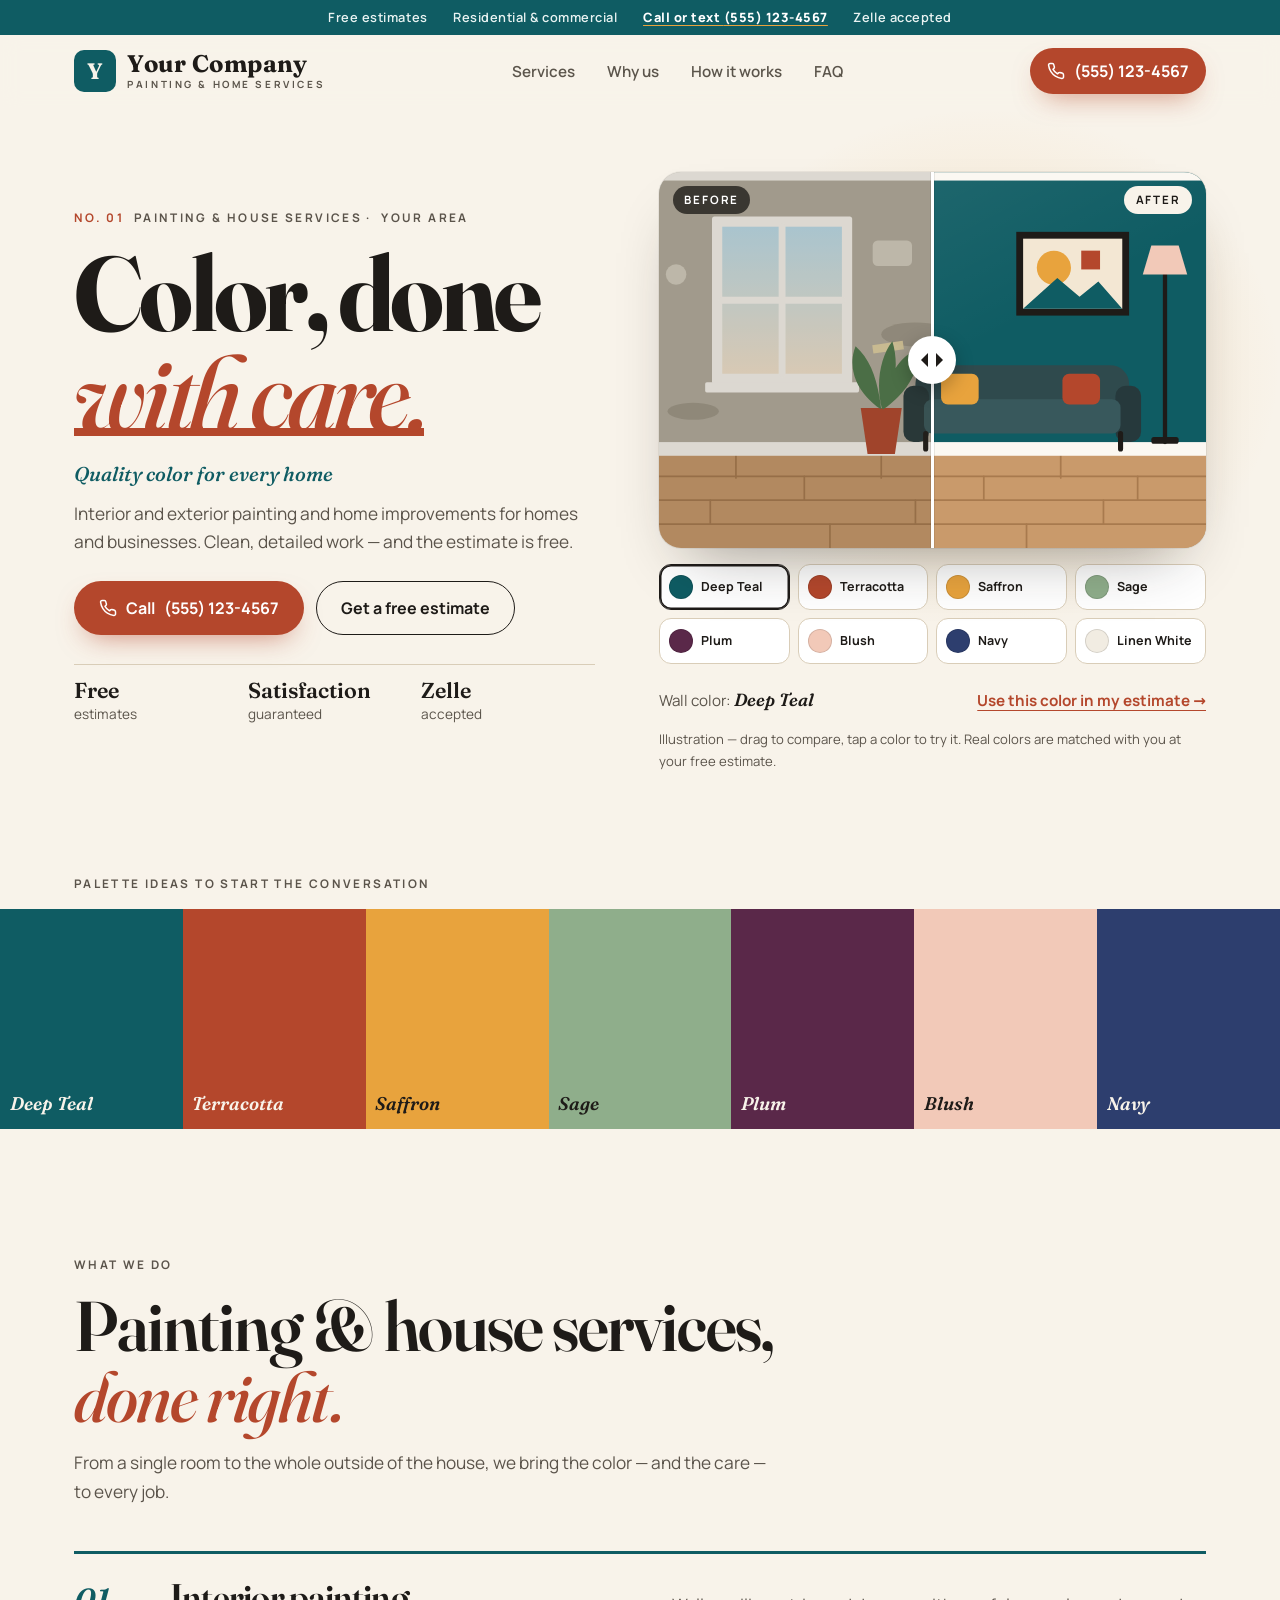
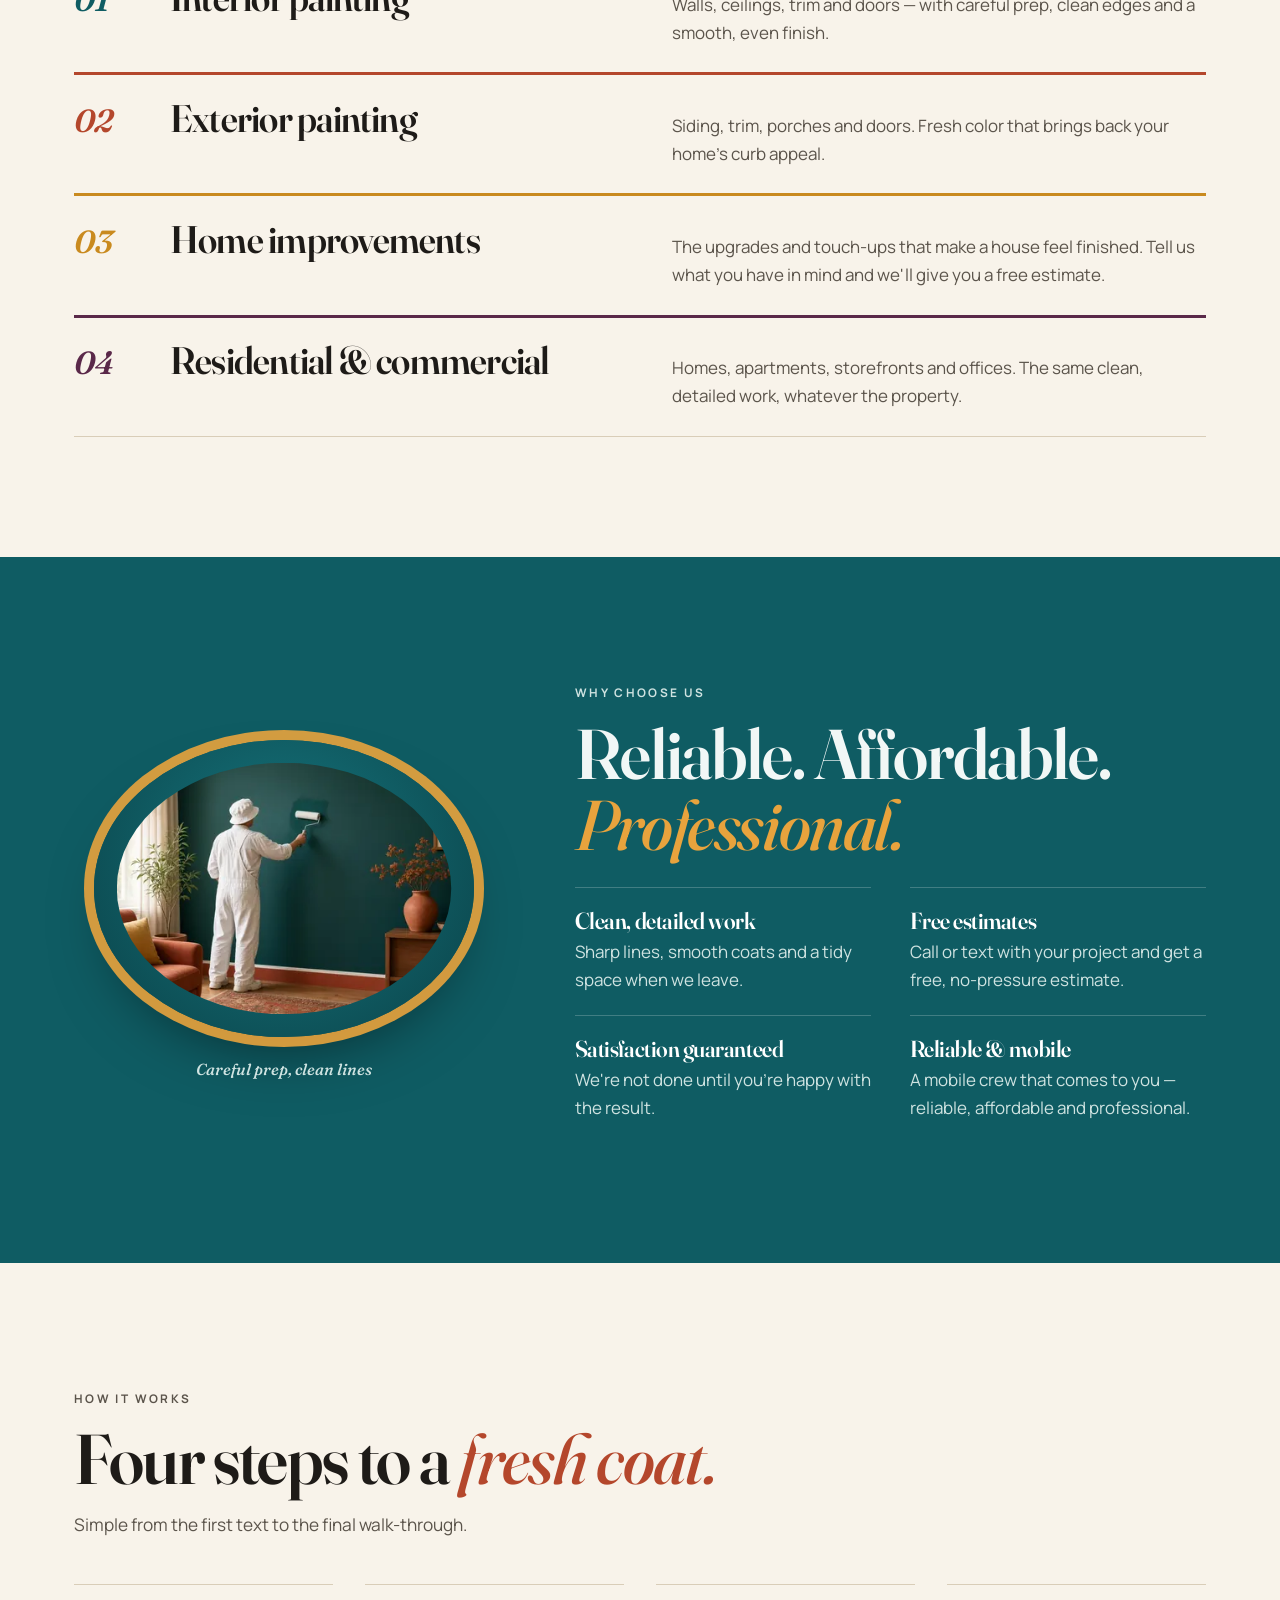
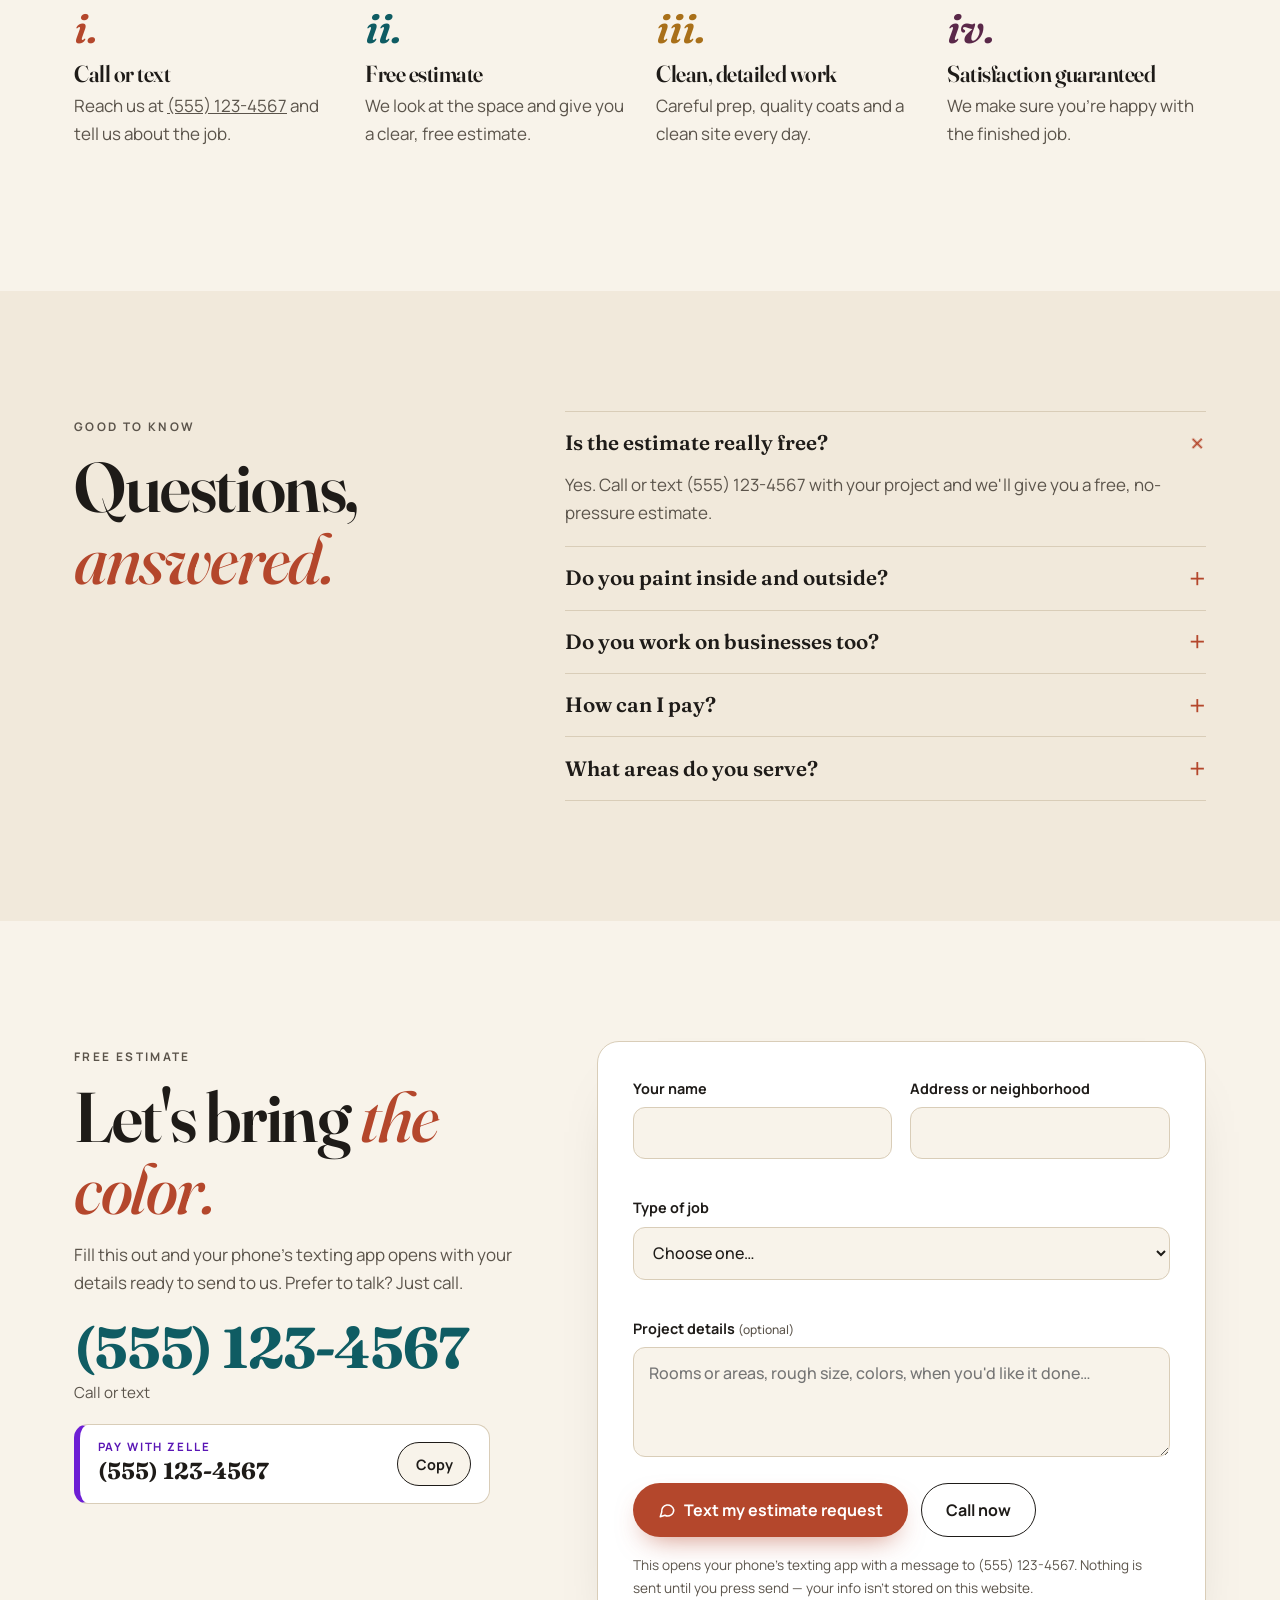
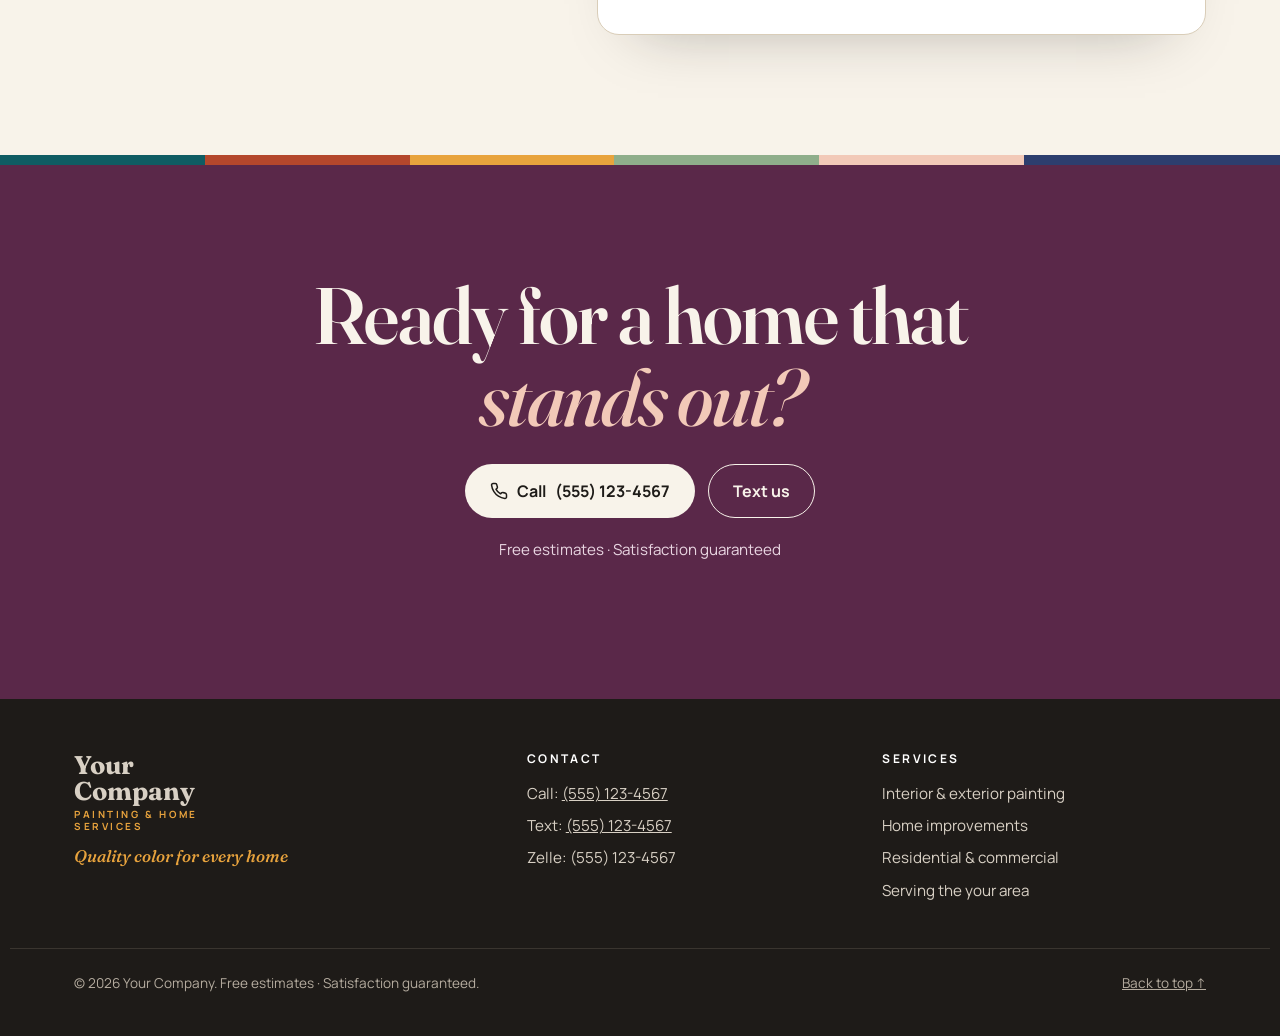
<file: editorial/index.html>
<!doctype html>
<html lang="en">
<head>
<meta charset="utf-8">
<meta name="viewport" content="width=device-width,initial-scale=1,viewport-fit=cover">
<script src="config.js"></script>
<!-- EDIT FOR SEO: change the title and description below to your business name, services and town. -->
<title>Your Company | Color, Done With Care — Painting in Your City</title>
<meta name="description" content="Your Company — interior and exterior painting and home improvements. Free estimates. Call or text (555) 123-4567.">
<meta property="og:type" content="website">
<meta property="og:title" content="Your Company | Color, Done With Care — Painting in Your City">
<meta property="og:description" content="Your Company — interior and exterior painting and home improvements. Free estimates. Call or text (555) 123-4567.">
<meta property="og:image" content="img/share.jpg">
<link rel="icon" href="img/favicon.svg" type="image/svg+xml">
<meta name="theme-color" content="#F8F3EA">
<link rel="preload" href="fonts/fraunces.woff2" as="font" type="font/woff2" crossorigin>
<link rel="stylesheet" href="style.css">
</head>
<body>
<script>document.documentElement.classList.add('js')</script>
<a class="skip" href="#main">Skip to content</a>
<div class="topline"><div class="wrap"><span>Free estimates</span><span class="hide-s">Residential &amp; commercial</span><a href="tel:+15551234567">Call or text <span data-cfg-text="phoneDisplay">(555) 123-4567</span></a><span class="hide-s" data-cfg-hide="payValue"><span data-cfg-text="payLabel">Zelle</span> accepted</span></div></div>
<header class="hdr" id="top">
  <div class="wrap">
    <a class="brand" href="#top" aria-label="Your Company, back to top"><span class="mk" aria-hidden="true" data-cfg-initial="businessName">Y</span><span data-cfg-logo><b data-cfg-text="businessName">Your Company</b><small data-cfg-text="brandSub">Painting &amp; Home Services</small></span></a>
    <nav class="nav" aria-label="Main">
      <a href="#services">Services</a><a href="#why">Why us</a><a href="#process">How it works</a><a href="#work" data-cfg-hide="photos">Recent work</a><a href="#faq">FAQ</a>
    </nav>
    <a class="btn btn-terra hdr-call" href="tel:+15551234567"><svg viewBox="0 0 24 24" aria-hidden="true"><path d="M22 16.9v3a2 2 0 0 1-2.2 2 19.8 19.8 0 0 1-8.6-3.1 19.5 19.5 0 0 1-6-6A19.8 19.8 0 0 1 2.1 4.2 2 2 0 0 1 4.1 2h3a2 2 0 0 1 2 1.7c.1.9.4 1.8.7 2.7a2 2 0 0 1-.5 2.1L8 9.8a16 16 0 0 0 6 6l1.3-1.3a2 2 0 0 1 2.1-.4c.9.3 1.8.6 2.7.7a2 2 0 0 1 1.7 2z"/></svg><span class="vh">Call </span><span class="lbl"><span data-cfg-text="phoneDisplay">(555) 123-4567</span></span></a>
  </div>
</header>

<main id="main">
<section class="hero" aria-labelledby="hero-title">
  <div class="wrap hero-grid">
    <div class="hero-copy">
      <p class="label rise r1"><span>No. 01</span> Painting &amp; house services · <span data-cfg-text="serviceArea">your area</span></p>
      <h1 id="hero-title" class="rise r2">Color, done <em>with care.</em></h1>
      <p class="slogan rise r3" data-cfg-text="tagline">Quality color for every home</p>
      <p class="lede rise r3">Interior and exterior painting and home improvements for homes and businesses. Clean, detailed work — and the estimate is free.</p>
      <div class="ctas rise r4">
        <a class="btn btn-terra" href="tel:+15551234567"><svg viewBox="0 0 24 24" aria-hidden="true"><path d="M22 16.9v3a2 2 0 0 1-2.2 2 19.8 19.8 0 0 1-8.6-3.1 19.5 19.5 0 0 1-6-6A19.8 19.8 0 0 1 2.1 4.2 2 2 0 0 1 4.1 2h3a2 2 0 0 1 2 1.7c.1.9.4 1.8.7 2.7a2 2 0 0 1-.5 2.1L8 9.8a16 16 0 0 0 6 6l1.3-1.3a2 2 0 0 1 2.1-.4c.9.3 1.8.6 2.7.7a2 2 0 0 1 1.7 2z"/></svg>Call <span data-cfg-text="phoneDisplay">(555) 123-4567</span></a>
        <a class="btn btn-line" href="#estimate">Get a free estimate</a>
      </div>
      <ul class="facts rise r5" aria-label="Highlights"><li><b>Free</b> estimates</li><li><b>Satisfaction</b> guaranteed</li><li data-cfg-hide="payValue"><b data-cfg-text="payLabel">Zelle</b> accepted</li></ul>
    </div>
    <div class="hero-art rise r3" id="room-sec">
      <figure class="ba" data-ba id="room" style="--wall:#0F5C63">
        <div class="ba-layer ba-before"><svg viewBox="0 0 640 440" aria-hidden="true" focusable="false"><defs><linearGradient id="sky" x1="0" y1="0" x2="0" y2="1"><stop offset="0" stop-color="#BFE0EE"/><stop offset="1" stop-color="#F6E6CF"/></linearGradient></defs>
<rect width="640" height="330" fill="#B5AE9F"/>
<g fill="#8E8778" opacity=".55"><ellipse cx="300" cy="190" rx="40" ry="14"/><ellipse cx="380" cy="140" rx="22" ry="9"/><ellipse cx="40" cy="280" rx="30" ry="10"/><ellipse cx="610" cy="60" rx="30" ry="16"/></g>
<g fill="#D6D0C2"><rect x="250" y="80" width="46" height="30" rx="6"/><rect x="360" y="200" width="30" height="22" rx="5"/><circle cx="20" cy="120" r="12"/></g>
<path d="M330 20l12 30-8 18 14 28" fill="none" stroke="#6E685C" stroke-width="2.5"/>
<path d="M640 0v58l-26-14-10 20-22-30z" fill="#E7E1D3"/><path d="M640 58l-26-14-10 20-22-30" fill="none" stroke="#8E8778" stroke-width="2"/>
<rect x="250" y="200" width="36" height="10" fill="#E9D9A6" opacity=".9" transform="rotate(-8 268 205)"/>
<rect y="330" width="640" height="110" fill="#C99A6B"/><g stroke="#A87A4E" stroke-width="2" fill="none"><path d="M0 356H640"/><path d="M0 384H640"/><path d="M0 412H640"/><path d="M90 330v28"/><path d="M260 330v28"/><path d="M470 330v28"/><path d="M170 356v28"/><path d="M380 356v28"/><path d="M560 356v28"/><path d="M60 384v28"/><path d="M300 384v28"/><path d="M520 384v28"/><path d="M200 412v28"/><path d="M430 412v28"/></g>
<rect y="316" width="640" height="16" fill="#FBF8F2"/><rect y="0" width="640" height="10" fill="#FBF8F2"/>
<g><rect x="62" y="52" width="164" height="196" rx="3" fill="#FBF8F2"/><rect x="74" y="64" width="140" height="172" fill="url(#sky)"/><path d="M144 64v172M74 150h140" stroke="#FBF8F2" stroke-width="8"/><rect x="54" y="246" width="180" height="12" rx="2" fill="#FBF8F2"/></g>
<g><rect x="418" y="70" width="132" height="98" fill="#1E1B18"/><rect x="426" y="78" width="116" height="82" fill="#F3E7D3"/><circle cx="462" cy="112" r="20" fill="#E8A33D"/><path d="M426 160l40-36 26 22 22-18 28 32z" fill="#0F5C63"/><rect x="494" y="92" width="22" height="22" fill="#B4472C"/></g>
<g><path d="M592 316V120" stroke="#1E1B18" stroke-width="5"/><path d="M566 120h52l-10-34h-32z" fill="#F2C9B8"/><rect x="576" y="310" width="32" height="8" rx="3" fill="#1E1B18"/></g>
<g><rect x="300" y="226" width="250" height="70" rx="22" fill="#2F4A4D"/><rect x="286" y="250" width="30" height="66" rx="12" fill="#26393C"/><rect x="534" y="250" width="30" height="66" rx="12" fill="#26393C"/><rect x="310" y="266" width="230" height="40" rx="10" fill="#38585C"/><rect x="330" y="236" width="44" height="36" rx="8" fill="#E8A33D"/><rect x="472" y="236" width="44" height="36" rx="8" fill="#B4472C"/><path d="M312 306v18M540 306v18" stroke="#1E1B18" stroke-width="6"/></g>
<g><path d="M244 330l-8-54h48l-8 54z" fill="#B4472C"/><path d="M260 278c-30-20-40-50-30-74 18 16 26 40 30 74zM262 278c4-40 20-64 44-72-2 30-18 54-44 72zM261 278c-8-30-2-62 12-80 8 26 4 56-12 80z" fill="#4F7A4C"/></g>
<rect width="640" height="440" fill="#3a3326" opacity=".16"/>
</svg></div>
        <div class="ba-layer ba-after"><svg viewBox="0 0 640 440" aria-hidden="true" focusable="false"><defs><linearGradient id="sky2" x1="0" y1="0" x2="0" y2="1"><stop offset="0" stop-color="#BFE0EE"/><stop offset="1" stop-color="#F6E6CF"/></linearGradient></defs>
<rect width="640" height="330" class="wall"/>
<rect width="640" height="330" fill="url(#sheen)" opacity=".5"/>
<defs><linearGradient id="sheen" x1="0" y1="0" x2="1" y2="1"><stop offset="0" stop-color="#fff" stop-opacity=".22"/><stop offset=".6" stop-color="#fff" stop-opacity="0"/></linearGradient></defs>
<rect y="330" width="640" height="110" fill="#C99A6B"/><g stroke="#A87A4E" stroke-width="2" fill="none"><path d="M0 356H640"/><path d="M0 384H640"/><path d="M0 412H640"/><path d="M90 330v28"/><path d="M260 330v28"/><path d="M470 330v28"/><path d="M170 356v28"/><path d="M380 356v28"/><path d="M560 356v28"/><path d="M60 384v28"/><path d="M300 384v28"/><path d="M520 384v28"/><path d="M200 412v28"/><path d="M430 412v28"/></g>
<rect y="316" width="640" height="16" fill="#FBF8F2"/><rect y="0" width="640" height="10" fill="#FBF8F2"/>
<g><rect x="62" y="52" width="164" height="196" rx="3" fill="#FBF8F2"/><rect x="74" y="64" width="140" height="172" fill="url(#sky2)"/><path d="M144 64v172M74 150h140" stroke="#FBF8F2" stroke-width="8"/><rect x="54" y="246" width="180" height="12" rx="2" fill="#FBF8F2"/></g>
<g><rect x="418" y="70" width="132" height="98" fill="#1E1B18"/><rect x="426" y="78" width="116" height="82" fill="#F3E7D3"/><circle cx="462" cy="112" r="20" fill="#E8A33D"/><path d="M426 160l40-36 26 22 22-18 28 32z" fill="#0F5C63"/><rect x="494" y="92" width="22" height="22" fill="#B4472C"/></g>
<g><path d="M592 316V120" stroke="#1E1B18" stroke-width="5"/><path d="M566 120h52l-10-34h-32z" fill="#F2C9B8"/><rect x="576" y="310" width="32" height="8" rx="3" fill="#1E1B18"/></g>
<g><rect x="300" y="226" width="250" height="70" rx="22" fill="#2F4A4D"/><rect x="286" y="250" width="30" height="66" rx="12" fill="#26393C"/><rect x="534" y="250" width="30" height="66" rx="12" fill="#26393C"/><rect x="310" y="266" width="230" height="40" rx="10" fill="#38585C"/><rect x="330" y="236" width="44" height="36" rx="8" fill="#E8A33D"/><rect x="472" y="236" width="44" height="36" rx="8" fill="#B4472C"/><path d="M312 306v18M540 306v18" stroke="#1E1B18" stroke-width="6"/></g>
<g><path d="M244 330l-8-54h48l-8 54z" fill="#B4472C"/><path d="M260 278c-30-20-40-50-30-74 18 16 26 40 30 74zM262 278c4-40 20-64 44-72-2 30-18 54-44 72zM261 278c-8-30-2-62 12-80 8 26 4 56-12 80z" fill="#4F7A4C"/></g>
</svg></div>
        <span class="ba-tag t-b" aria-hidden="true">Before</span><span class="ba-tag t-a" aria-hidden="true">After</span>
        <span class="ba-handle" aria-hidden="true"><i></i></span>
        <input type="range" min="0" max="100" value="50" aria-label="Before and after: slide to compare a tired wall with a fresh coat">
      </figure>
      <div class="picker" data-picker="#room" role="group" aria-label="Try a wall color"><button type="button" data-color="#0F5C63" data-name="Deep Teal" aria-pressed="true"><i style="--c:#0F5C63"></i><span>Deep Teal</span></button><button type="button" data-color="#B4472C" data-name="Terracotta" aria-pressed="false"><i style="--c:#B4472C"></i><span>Terracotta</span></button><button type="button" data-color="#E8A33D" data-name="Saffron" aria-pressed="false"><i style="--c:#E8A33D"></i><span>Saffron</span></button><button type="button" data-color="#8FAE8B" data-name="Sage" aria-pressed="false"><i style="--c:#8FAE8B"></i><span>Sage</span></button><button type="button" data-color="#5A2849" data-name="Plum" aria-pressed="false"><i style="--c:#5A2849"></i><span>Plum</span></button><button type="button" data-color="#F2C9B8" data-name="Blush" aria-pressed="false"><i style="--c:#F2C9B8"></i><span>Blush</span></button><button type="button" data-color="#2D3E6E" data-name="Navy" aria-pressed="false"><i style="--c:#2D3E6E"></i><span>Navy</span></button><button type="button" data-color="#F1ECE2" data-name="Linen White" aria-pressed="false"><i style="--c:#F1ECE2"></i><span>Linen White</span></button></div>
      <div class="pick-row"><p class="now" aria-live="polite">Wall color: <b data-color-name>Deep Teal</b></p><button type="button" class="link-btn" data-use-color>Use this color in my estimate →</button></div>
      <p class="cap">Illustration — drag to compare, tap a color to try it. Real colors are matched with you at your free estimate.</p>
    </div>
  </div>
</section>

<section class="palette" aria-label="Palette ideas">
  <div class="wrap pal-head"><p class="label">Palette ideas to start the conversation</p></div>
  <ul class="clean stripes" aria-hidden="true"><li style="--c:#0F5C63;--t:#F8F3EA"><span>Deep Teal</span></li><li style="--c:#B4472C;--t:#F8F3EA"><span>Terracotta</span></li><li style="--c:#E8A33D;--t:#1E1B18"><span>Saffron</span></li><li style="--c:#8FAE8B;--t:#1E1B18"><span>Sage</span></li><li style="--c:#5A2849;--t:#F8F3EA"><span>Plum</span></li><li style="--c:#F2C9B8;--t:#1E1B18"><span>Blush</span></li><li style="--c:#2D3E6E;--t:#F8F3EA"><span>Navy</span></li></ul>
</section>

<section class="sec" id="services" aria-labelledby="svc-title">
  <div class="wrap">
    <div class="sec-head"><p class="label rv">What we do</p><h2 id="svc-title" class="rv">Painting &amp; house services, <em>done right.</em></h2><p class="rv">From a single room to the whole outside of the house, we bring the color — and the care — to every job.</p></div>
    <ol class="clean index">
      <li class="rv" style="--c:#0F5C63"><span class="no">01</span><h3>Interior painting</h3><p>Walls, ceilings, trim and doors — with careful prep, clean edges and a smooth, even finish.</p></li>
      <li class="rv" style="--c:#B4472C"><span class="no">02</span><h3>Exterior painting</h3><p>Siding, trim, porches and doors. Fresh color that brings back your home's curb appeal.</p></li>
      <li class="rv" style="--c:#C98A1F"><span class="no">03</span><h3>Home improvements</h3><p>The upgrades and touch-ups that make a house feel finished. Tell us what you have in mind and we'll give you a free estimate.</p></li>
      <li class="rv" style="--c:#5A2849"><span class="no">04</span><h3>Residential &amp; commercial</h3><p>Homes, apartments, storefronts and offices. The same clean, detailed work, whatever the property.</p></li>
    </ol>
  </div>
</section>

<section class="sec teal" id="why" aria-labelledby="why-title">
  <div class="wrap why-grid">
    <figure class="portrait rv"><img src="img/painter-640.webp" srcset="img/painter-400.webp 400w, img/painter-640.webp 640w" sizes="(min-width:960px) 380px, 70vw" width="640" height="480" alt="A painter in white overalls rolling deep teal paint onto a living room wall" loading="lazy" decoding="async"><figcaption>Careful prep, clean lines</figcaption></figure>
    <div>
      <p class="label label-light rv">Why choose us</p>
      <h2 id="why-title" class="rv">Reliable. Affordable. <em>Professional.</em></h2>
      <ul class="clean why">
        <li class="rv"><h3>Clean, detailed work</h3><p>Sharp lines, smooth coats and a tidy space when we leave.</p></li>
        <li class="rv"><h3>Free estimates</h3><p>Call or text with your project and get a free, no-pressure estimate.</p></li>
        <li class="rv"><h3>Satisfaction guaranteed</h3><p>We're not done until you're happy with the result.</p></li>
        <li class="rv"><h3>Reliable &amp; mobile</h3><p>A mobile crew that comes to you — reliable, affordable and professional.</p></li>
      </ul>
    </div>
  </div>
</section>

<section class="sec" id="process" aria-labelledby="proc-title">
  <div class="wrap">
    <div class="sec-head"><p class="label rv">How it works</p><h2 id="proc-title" class="rv">Four steps to a <em>fresh coat.</em></h2><p class="rv">Simple from the first text to the final walk-through.</p></div>
    <ol class="clean steps">
      <li class="rv"><span class="no">i.</span><h3>Call or text</h3><p>Reach us at <a href="tel:+15551234567"><span data-cfg-text="phoneDisplay">(555) 123-4567</span></a> and tell us about the job.</p></li>
      <li class="rv"><span class="no">ii.</span><h3>Free estimate</h3><p>We look at the space and give you a clear, free estimate.</p></li>
      <li class="rv"><span class="no">iii.</span><h3>Clean, detailed work</h3><p>Careful prep, quality coats and a clean site every day.</p></li>
      <li class="rv"><span class="no">iv.</span><h3>Satisfaction guaranteed</h3><p>We make sure you're happy with the finished job.</p></li>
    </ol>
  </div>
</section>

<!-- Recent work: stays hidden until config.js photos has real job photos -->
<section class="sec" id="work" aria-labelledby="work-title" data-cfg-hide="photos" hidden>
  <div class="wrap"><div class="sec-head"><p class="label">Recent work</p><h2 id="work-title">Fresh from <em>the brush.</em></h2></div><div class="gal" id="gal"></div></div>
</section>

<section class="sec faq-sec" id="faq" aria-labelledby="faq-title">
  <div class="wrap faq-grid">
    <div class="sec-head"><p class="label rv">Good to know</p><h2 id="faq-title" class="rv">Questions, <em>answered.</em></h2></div>
    <div class="faq rv">
      <details open><summary>Is the estimate really free?</summary><p>Yes. Call or text <span data-cfg-text="phoneDisplay">(555) 123-4567</span> with your project and we'll give you a free, no-pressure estimate.</p></details>
      <details><summary>Do you paint inside and outside?</summary><p>Yes — interior and exterior painting, plus home improvements.</p></details>
      <details><summary>Do you work on businesses too?</summary><p>Yes. We work on residential and commercial properties: homes, apartments, storefronts and offices.</p></details>
      <details data-cfg-hide="payValue"><summary>How can I pay?</summary><p><span data-cfg-text="payLabel">Zelle</span> is accepted at <span data-cfg-text="payValue">(555) 123-4567</span>. Ask about other options when you get your estimate.</p></details>
      <details><summary>What areas do you serve?</summary><p>The <span data-cfg-text="serviceArea">your area</span>. We are a mobile crew that comes to you — call or text to check your address.</p></details>
    </div>
  </div>
</section>

<section class="sec est-sec" id="estimate" aria-labelledby="est-title">
  <div class="wrap est-grid">
    <div class="est-side">
      <p class="label rv">Free estimate</p>
      <h2 id="est-title" class="rv">Let's bring <em>the color.</em></h2>
      <p class="rv">Fill this out and your phone's texting app opens with your details ready to send to us. Prefer to talk? Just call.</p>
      <a class="bigphone rv" href="tel:+15551234567"><span data-cfg-text="phoneDisplay">(555) 123-4567</span></a>
      <p class="rv muted">Call or text</p>
      <div class="zelle rv" data-cfg-hide="payValue"><div><span class="zl">Pay with <span data-cfg-text="payLabel">Zelle</span></span><span class="zn"><span data-cfg-text="payValue">(555) 123-4567</span></span></div><button type="button" class="zcopy" data-copy="" aria-label="Copy payment handle"><span class="cl">Copy</span></button></div>
      <p class="rv muted" data-cfg-hide="hours"><span data-cfg-text="hours"></span></p>
    </div>
    <form class="form rv" id="est-form" novalidate aria-describedby="f-note">
      <div class="f2">
        <div><label for="f-name">Your name</label><input id="f-name" name="name" autocomplete="name" required aria-describedby="e-name"><div class="err" id="e-name" role="alert"></div></div>
        <div><label for="f-place">Address or neighborhood</label><input id="f-place" name="place" autocomplete="street-address" required aria-describedby="e-place"><div class="err" id="e-place" role="alert"></div></div>
      </div>
      <div><label for="f-job">Type of job</label>
        <select id="f-job" name="job" required aria-describedby="e-job"><option value="">Choose one…</option><option>Interior painting</option><option>Exterior painting</option><option>Interior &amp; exterior painting</option><option>Home improvement</option><option>Commercial job</option><option>Something else</option></select><div class="err" id="e-job" role="alert"></div></div>
      <div><label for="f-det">Project details <small>(optional)</small></label><textarea id="f-det" name="details" placeholder="Rooms or areas, rough size, colors, when you'd like it done…"></textarea></div>
      <div class="f-actions"><button class="btn btn-terra" type="submit"><svg viewBox="0 0 24 24" aria-hidden="true"><path d="M21 12a8 8 0 0 1-11.8 7L3 21l2-6.2A8 8 0 1 1 21 12z"/></svg>Text my estimate request</button><a class="btn btn-line" href="tel:+15551234567">Call now</a></div>
      <p class="f-note" id="f-note">This opens your phone's texting app with a message to <span data-cfg-text="phoneDisplay">(555) 123-4567</span>. Nothing is sent until you press send — your info isn't stored on this website.</p>
      <div class="fallback" id="fallback" hidden aria-live="polite"><strong>Not on a phone?</strong> Text this message to <a href="sms:+15551234567"><span data-cfg-text="phoneDisplay">(555) 123-4567</span></a>:<pre id="fb-msg"></pre><button class="btn btn-line" type="button" id="copy">Copy message</button></div>
    </form>
  </div>
</section>

<section class="closing" aria-labelledby="close-title">
  <div class="wrap">
    <h2 id="close-title" class="rv">Ready for a home that <em>stands out?</em></h2>
    <div class="ctas rv"><a class="btn btn-paper" href="tel:+15551234567"><svg viewBox="0 0 24 24" aria-hidden="true"><path d="M22 16.9v3a2 2 0 0 1-2.2 2 19.8 19.8 0 0 1-8.6-3.1 19.5 19.5 0 0 1-6-6A19.8 19.8 0 0 1 2.1 4.2 2 2 0 0 1 4.1 2h3a2 2 0 0 1 2 1.7c.1.9.4 1.8.7 2.7a2 2 0 0 1-.5 2.1L8 9.8a16 16 0 0 0 6 6l1.3-1.3a2 2 0 0 1 2.1-.4c.9.3 1.8.6 2.7.7a2 2 0 0 1 1.7 2z"/></svg>Call <span data-cfg-text="phoneDisplay">(555) 123-4567</span></a><a class="btn btn-outline-light" href="sms:+15551234567">Text us</a></div>
    <p class="rv">Free estimates · Satisfaction guaranteed</p>
  </div>
</section>
</main>

<footer>
  <div class="wrap ft">
    <div><span class="wm flogo" data-cfg-logo><b data-cfg-text="businessName">Your Company</b><small data-cfg-text="brandSub">Painting &amp; Home Services</small></span><p class="fslogan" data-cfg-text="tagline">Quality color for every home</p></div>
    <div><h3>Contact</h3><ul class="clean"><li>Call: <a href="tel:+15551234567"><span data-cfg-text="phoneDisplay">(555) 123-4567</span></a></li><li>Text: <a href="sms:+15551234567"><span data-cfg-text="phoneDisplay">(555) 123-4567</span></a></li><li data-cfg-hide="payValue"><span data-cfg-text="payLabel">Zelle</span>: <span data-cfg-text="payValue">(555) 123-4567</span></li><li data-cfg-hide="email">Email: <span data-cfg-mail></span></li><li data-cfg-hide="hours"><span data-cfg-text="hours"></span></li></ul></div>
    <div><h3>Services</h3><ul class="clean"><li>Interior &amp; exterior painting</li><li>Home improvements</li><li>Residential &amp; commercial</li><li>Serving the <span data-cfg-text="serviceArea">your area</span></li></ul></div>
  </div>
  <div class="wrap legal"><span>© <span class="yr">2026</span> <span data-cfg-text="businessName">Your Company</span>. Free estimates · Satisfaction guaranteed.</span><span><a href="#top">Back to top ↑</a></span></div>
</footer>

<nav class="mbar" id="mbar" aria-label="Quick contact">
  <a href="tel:+15551234567" class="m-call"><svg viewBox="0 0 24 24" aria-hidden="true"><path d="M22 16.9v3a2 2 0 0 1-2.2 2 19.8 19.8 0 0 1-8.6-3.1 19.5 19.5 0 0 1-6-6A19.8 19.8 0 0 1 2.1 4.2 2 2 0 0 1 4.1 2h3a2 2 0 0 1 2 1.7c.1.9.4 1.8.7 2.7a2 2 0 0 1-.5 2.1L8 9.8a16 16 0 0 0 6 6l1.3-1.3a2 2 0 0 1 2.1-.4c.9.3 1.8.6 2.7.7a2 2 0 0 1 1.7 2z"/></svg>Call</a>
  <a href="sms:+15551234567" class="m-text"><svg viewBox="0 0 24 24" aria-hidden="true"><path d="M21 12a8 8 0 0 1-11.8 7L3 21l2-6.2A8 8 0 1 1 21 12z"/></svg>Text</a>
  <button type="button" class="m-zelle" data-cfg-hide="payValue" data-copy="" aria-label="Copy payment handle"><span class="cl" data-cfg-text="payLabel">Zelle</span></button>
</nav>
<div class="toast" id="toast" role="status" aria-live="polite"></div>
<script src="site.js" defer></script>
</body>
</html>
</file>
<file: classic/style.css>
@font-face{font-family:"Alfa Slab One";src:url(fonts/alfa-slab-one.woff2) format("woff2");font-weight:400;font-display:swap}
@font-face{font-family:"Manrope";src:url(fonts/manrope.woff2) format("woff2");font-weight:400 800;font-display:swap}
@font-face{font-family:"Great Vibes";src:url(fonts/great-vibes.woff2) format("woff2");font-weight:400;font-display:swap}
:root{
  --ink:#0A0907;--ink-2:#12100C;--ink-3:#1B1812;--line:rgba(214,175,72,.22);
  --gold:#D6AF48;--gold-hi:#F6DC8A;--gold-lo:#8A6A1F;--cream:#F3E9D2;--muted:#BDB39C;
  --grad:linear-gradient(135deg,#F6DC8A 0%,#D6AF48 38%,#A57E26 62%,#F0D27A 100%);
  --slab:"Alfa Slab One",Rockwell,"Roboto Slab",Georgia,serif;
  --sans:"Manrope",system-ui,-apple-system,"Segoe UI",Roboto,sans-serif;
  --script:"Great Vibes","Brush Script MT",cursive;
  --pad:clamp(1.25rem,5vw,4.5rem);--max:1240px;--r:18px;
  --ease:cubic-bezier(.2,.7,.1,1);
}
*,*::before,*::after{box-sizing:border-box}
[hidden]{display:none!important}
html{scroll-behavior:smooth;-webkit-text-size-adjust:100%;scroll-padding-top:84px}
body{margin:0;background:var(--ink);color:var(--cream);font:400 1.0625rem/1.65 var(--sans);-webkit-font-smoothing:antialiased;overflow-x:hidden}
img{max-width:100%;display:block;height:auto}
a{color:inherit}
h1,h2,h3{margin:0;line-height:1.05;font-weight:400}
p{margin:0 0 1rem}
.wrap{width:100%;max-width:var(--max);margin:0 auto;padding:0 var(--pad)}
.skip{position:absolute;left:1rem;top:-100px;z-index:100;background:var(--gold);color:var(--ink);padding:.7rem 1rem;border-radius:10px;font-weight:800}
.skip:focus{top:1rem}
:focus-visible{outline:3px solid var(--gold-hi);outline-offset:3px;border-radius:6px}
.gold{background:var(--grad);-webkit-background-clip:text;background-clip:text;color:transparent}
.eyebrow{display:inline-flex;align-items:center;gap:.7rem;font:800 .78rem/1 var(--sans);letter-spacing:.22em;text-transform:uppercase;color:var(--gold)}
.eyebrow::before{content:"";width:2.2rem;height:1px;background:var(--gold)}
.script{font-family:var(--script);font-weight:400;color:var(--gold-hi);letter-spacing:0}
/* buttons */
.btn{--b:var(--gold);display:inline-flex;align-items:center;justify-content:center;gap:.6rem;min-height:52px;padding:.9rem 1.5rem;border-radius:999px;font:800 .95rem/1 var(--sans);letter-spacing:.04em;text-decoration:none;border:1.5px solid var(--b);cursor:pointer;transition:transform .35s var(--ease),background .35s,color .35s,box-shadow .35s;position:relative;isolation:isolate;overflow:hidden}
.btn svg{width:18px;height:18px;flex:none}
.btn-gold{background:var(--grad);background-size:200% 200%;color:#110E07;border-color:transparent;box-shadow:0 10px 30px -10px rgba(214,175,72,.55)}
.btn-gold:hover{transform:translateY(-2px);background-position:100% 0;box-shadow:0 16px 40px -12px rgba(214,175,72,.7)}
.btn-ghost{background:rgba(10,9,7,.45);color:var(--cream);backdrop-filter:blur(6px)}
.btn-ghost:hover{background:var(--cream);color:var(--ink);border-color:var(--cream);transform:translateY(-2px)}
/* header */
.hdr{position:sticky;top:0;z-index:50;transition:background .4s,border-color .4s,backdrop-filter .4s;border-bottom:1px solid transparent}
.hdr.scrolled{background:rgba(10,9,7,.82);backdrop-filter:saturate(140%) blur(14px);-webkit-backdrop-filter:saturate(140%) blur(14px);border-color:var(--line)}
.hdr .wrap{display:flex;align-items:center;justify-content:space-between;height:72px;gap:1rem}
.brand{display:flex;align-items:center;gap:.7rem;text-decoration:none}
.brand img{width:40px;height:40px}
.brand b{font:400 1.35rem/1 var(--slab);letter-spacing:.04em}
.brand span{display:block;font:700 .62rem/1.2 var(--sans);letter-spacing:.3em;text-transform:uppercase;color:var(--gold);margin-top:.25rem}
.nav{display:none;gap:2rem;align-items:center}
.nav a{text-decoration:none;font-weight:600;font-size:.92rem;color:var(--muted);position:relative;padding:.4rem 0;transition:color .3s}
.nav a::after{content:"";position:absolute;left:0;right:0;bottom:0;height:1px;background:var(--gold);transform:scaleX(0);transform-origin:right;transition:transform .45s var(--ease)}
.nav a:hover{color:var(--cream)}.nav a:hover::after{transform:scaleX(1);transform-origin:left}
.hdr .btn{min-height:44px;padding:.7rem 1.1rem;font-size:.85rem}
.hdr-call .lbl{display:none}
@media(min-width:900px){.nav{display:flex}.hdr-call .lbl{display:inline}}
/* hero */
.hero{position:relative;min-height:calc(100svh - 72px);margin-top:-72px;padding-top:72px;display:flex;align-items:flex-end;overflow:hidden}
.hero-bg{position:absolute;inset:0;z-index:-2}
.hero-bg img{width:100%;height:100%;object-fit:cover;object-position:70% 50%;transform:scale(1.06);animation:heroZoom 14s var(--ease) forwards}
.hero::before{content:"";position:absolute;inset:0;z-index:-1;background:linear-gradient(180deg,rgba(10,9,7,.55) 0%,rgba(10,9,7,.25) 35%,rgba(10,9,7,.88) 78%,var(--ink) 100%),linear-gradient(90deg,rgba(10,9,7,.85) 0%,rgba(10,9,7,.2) 60%,transparent 100%)}
.hero-in{padding-bottom:clamp(3rem,9vh,6rem);padding-top:3rem;width:100%}
.hero .eyebrow{margin-bottom:1.4rem;flex-wrap:wrap;row-gap:.5rem;line-height:1.4}
.h-title{font-family:var(--slab);font-size:clamp(5.2rem,24vw,15rem);letter-spacing:.01em;line-height:.82;display:block}
.h-sub{display:block;font:800 clamp(1.05rem,3.6vw,1.9rem)/1 var(--sans);letter-spacing:.42em;text-transform:uppercase;margin-top:.9rem;color:var(--cream)}
.h-tag{font-size:clamp(2rem,7.5vw,3.6rem);line-height:1.1;margin:1.4rem 0 1.2rem;display:block}
.h-lede{max-width:34rem;color:var(--muted);font-size:1.08rem}
.h-ctas{display:flex;flex-wrap:wrap;gap:.8rem;margin-top:1.8rem}
.h-meta{display:flex;flex-wrap:wrap;gap:.5rem 1.5rem;margin-top:2.2rem;font-size:.85rem;color:var(--muted);font-weight:600}
.h-meta li{display:flex;align-items:center;gap:.5rem}
.h-meta li::before{content:"";width:6px;height:6px;border-radius:50%;background:var(--gold)}
ul.clean{list-style:none;margin:0;padding:0}
@keyframes heroZoom{to{transform:scale(1)}}
.rise{opacity:0;transform:translateY(28px);animation:rise 1.1s var(--ease) forwards}
.d1{animation-delay:.1s}.d2{animation-delay:.22s}.d3{animation-delay:.36s}.d4{animation-delay:.5s}.d5{animation-delay:.64s}
@keyframes rise{to{opacity:1;transform:none}}
.shine{background-size:220% 100%;animation:shine 6s linear infinite}
@keyframes shine{0%{background-position:0 0}100%{background-position:220% 0}}
/* marquee */
.marquee{border-block:1px solid var(--line);background:var(--ink-2);overflow:hidden;padding:1.05rem 0}
.mq-track{display:flex;width:max-content;animation:mq 38s linear infinite}
.mq-track span{font:400 1.05rem/1 var(--slab);letter-spacing:.08em;text-transform:uppercase;padding:0 1.6rem;white-space:nowrap;display:flex;align-items:center;gap:1.6rem;color:var(--cream)}
.mq-track span::after{content:"✦";color:var(--gold);font-size:.8rem}
@keyframes mq{to{transform:translateX(-50%)}}
/* sections */
section{position:relative}
.sec{padding:clamp(5rem,12vw,9rem) 0}
.sec-head{display:grid;gap:1.2rem;margin-bottom:clamp(2.5rem,6vw,4.5rem)}
.sec-head h2{font-family:var(--slab);font-size:clamp(2.4rem,7vw,4.6rem);letter-spacing:.005em}
.sec-head p{color:var(--muted);max-width:36rem;font-size:1.08rem;margin:0}
@media(min-width:900px){.sec-head{grid-template-columns:1.1fr .9fr;align-items:end}.sec-head .eyebrow{grid-column:1/-1}}
/* services */
.svc{display:grid;gap:1px;background:var(--line);border:1px solid var(--line);border-radius:var(--r);overflow:hidden}
@media(min-width:700px){.svc{grid-template-columns:1fr 1fr}}
.svc article{background:var(--ink);padding:clamp(1.8rem,4vw,3rem);position:relative;overflow:hidden;transition:background .5s}
.svc article::before{content:"";position:absolute;inset:auto -20% -60% -20%;height:120%;background:radial-gradient(closest-side,rgba(214,175,72,.16),transparent);opacity:0;transition:opacity .6s}
.svc article:hover{background:var(--ink-2)}.svc article:hover::before{opacity:1}
.svc .num{font:700 .78rem/1 var(--sans);letter-spacing:.2em;color:var(--gold)}
.svc .ico{width:52px;height:52px;margin:1.6rem 0 1.4rem;color:var(--gold)}
.svc h3{font-family:var(--slab);font-size:clamp(1.6rem,3.4vw,2.2rem);margin-bottom:.8rem}
.svc p{color:var(--muted);margin:0;max-width:30rem}
/* why */
.why{background:var(--ink-2);border-block:1px solid var(--line)}
.why-grid{display:grid;gap:clamp(2.5rem,6vw,5rem);align-items:center}
@media(min-width:960px){.why-grid{grid-template-columns:1fr 1fr}}
.why-media{position:relative;border-radius:var(--r);overflow:hidden;aspect-ratio:4/3;border:1px solid var(--line)}
.why-media img{width:100%;height:100%;object-fit:cover;transition:transform 1.4s var(--ease)}
.why-media:hover img{transform:scale(1.04)}
.why-media figcaption{position:absolute;left:1.2rem;bottom:1.1rem;font-size:2.4rem}
.why-list{display:grid;gap:0}
.why-list li{display:grid;grid-template-columns:auto 1fr;gap:1.2rem;padding:1.6rem 0;border-top:1px solid var(--line)}
.why-list li:last-child{border-bottom:1px solid var(--line)}
.why-list svg{width:30px;height:30px;color:var(--gold);margin-top:.2rem}
.why-list h3{font:800 1.2rem/1.3 var(--sans);margin-bottom:.35rem}
.why-list p{margin:0;color:var(--muted)}
/* process */
.steps{display:grid;gap:1.2rem;counter-reset:s}
@media(min-width:760px){.steps{grid-template-columns:repeat(2,1fr)}}
@media(min-width:1100px){.steps{grid-template-columns:repeat(4,1fr)}}
.step{border:1px solid var(--line);border-radius:var(--r);padding:2rem 1.6rem 1.8rem;background:linear-gradient(180deg,var(--ink-2),var(--ink));position:relative;transition:transform .5s var(--ease),border-color .5s}
.step:hover{transform:translateY(-6px);border-color:rgba(214,175,72,.55)}
.step b{display:block;font:400 3.4rem/1 var(--slab);margin-bottom:1.4rem}
.step h3{font:800 1.18rem/1.3 var(--sans);margin-bottom:.5rem}
.step p{margin:0;color:var(--muted);font-size:.98rem}
/* gallery (shown only when real photos exist) */
.gal{display:grid;gap:1rem;grid-template-columns:repeat(auto-fill,minmax(240px,1fr))}
.gal figure{margin:0;border-radius:var(--r);overflow:hidden;border:1px solid var(--line);aspect-ratio:4/3;background:var(--ink-2)}
.gal img{width:100%;height:100%;object-fit:cover}
/* estimate */
.est-grid{display:grid;gap:clamp(2.5rem,6vw,5rem)}
@media(min-width:960px){.est-grid{grid-template-columns:.9fr 1.1fr}}
.est-side h2{font-family:var(--slab);font-size:clamp(2.4rem,7vw,4.4rem);margin:1.2rem 0}
.est-side p{color:var(--muted)}
.bigphone{display:inline-block;font:400 clamp(2rem,7vw,3rem)/1 var(--slab);text-decoration:none;margin:1rem 0 .6rem;letter-spacing:.01em}
.bigphone:hover{filter:brightness(1.15)}
.est-side .row{display:flex;gap:.7rem;flex-wrap:wrap;margin-top:1rem}
form.card{background:var(--ink-2);border:1px solid var(--line);border-radius:calc(var(--r) + 6px);padding:clamp(1.5rem,4vw,2.6rem);display:grid;gap:1.15rem;box-shadow:0 40px 80px -40px rgba(0,0,0,.8)}
.f2{display:grid;gap:1.15rem}
@media(min-width:620px){.f2{grid-template-columns:1fr 1fr}}
label{display:block;font-weight:700;font-size:.86rem;letter-spacing:.04em;margin-bottom:.45rem;color:var(--cream)}
label small{font-weight:500;color:var(--muted);letter-spacing:0}
input,select,textarea{width:100%;font:500 1rem/1.4 var(--sans);color:var(--cream);background:var(--ink);border:1.5px solid rgba(243,233,210,.22);border-radius:12px;padding:.9rem 1rem;transition:border-color .25s,box-shadow .25s;appearance:none;-webkit-appearance:none}
select{background-image:url("data:image/svg+xml,%3Csvg xmlns='http://www.w3.org/2000/svg' width='14' height='9' fill='none' stroke='%23D6AF48' stroke-width='2'%3E%3Cpath d='M1 1l6 6 6-6'/%3E%3C/svg%3E");background-repeat:no-repeat;background-position:right 1rem center;padding-right:2.6rem}
textarea{min-height:120px;resize:vertical}
input::placeholder,textarea::placeholder{color:#8F8672}
input:focus,select:focus,textarea:focus{outline:none;border-color:var(--gold);box-shadow:0 0 0 4px rgba(214,175,72,.2)}
input[aria-invalid=true],select[aria-invalid=true]{border-color:#F08C7A}
.err{color:#F5A898;font-size:.85rem;font-weight:600;margin-top:.35rem;min-height:0}
.f-actions{display:flex;flex-wrap:wrap;gap:.8rem;margin-top:.3rem}
.f-actions .btn{flex:1 1 200px}
.f-note{font-size:.88rem;color:var(--muted);margin:0;display:flex;gap:.55rem}
.f-note svg{flex:none;width:18px;height:18px;color:var(--gold);margin-top:.15rem}
.fallback{border:1px dashed var(--line);border-radius:12px;padding:1rem;font-size:.92rem}
.fallback pre{white-space:pre-wrap;font:500 .9rem/1.5 var(--sans);margin:.6rem 0;color:var(--cream)}
.fallback[hidden]{display:none}
/* cta band */
.band{padding:clamp(4rem,10vw,7rem) 0;text-align:center;background:radial-gradient(60% 120% at 50% 0%,rgba(214,175,72,.14),transparent 70%),var(--ink)}
.band h2{font-family:var(--slab);font-size:clamp(2.2rem,7vw,4.4rem);max-width:16ch;margin:1rem auto 1.6rem}
.band .row{display:flex;gap:.8rem;justify-content:center;flex-wrap:wrap}
/* footer */
footer{border-top:1px solid var(--line);background:var(--ink-2);padding:4rem 0 calc(6rem + env(safe-area-inset-bottom))}
@media(min-width:900px){footer{padding-bottom:3rem}}
.ft{display:grid;gap:2.5rem}
@media(min-width:900px){.ft{grid-template-columns:1.4fr 1fr 1fr}}
.ft h3{font:800 .78rem/1 var(--sans);letter-spacing:.22em;text-transform:uppercase;color:var(--gold);margin-bottom:1rem}
.ft p,.ft li{color:var(--muted);margin:.2rem 0}
.ft a{text-decoration:none}.ft a:hover{color:var(--cream);text-decoration:underline;text-underline-offset:4px}
.ft .script{font-size:1.9rem;display:block;margin-top:.6rem}
.legal{display:flex;flex-wrap:wrap;gap:.6rem 1.5rem;justify-content:space-between;margin-top:3rem;padding-top:1.6rem;border-top:1px solid var(--line);font-size:.85rem;color:var(--muted)}
.legal a{color:var(--cream);text-underline-offset:3px}
/* mobile sticky bar */
.mbar{position:fixed;left:0;right:0;bottom:0;z-index:60;display:grid;grid-template-columns:1fr 1fr;gap:.6rem;padding:.7rem .8rem calc(.7rem + env(safe-area-inset-bottom));background:rgba(10,9,7,.92);backdrop-filter:blur(12px);-webkit-backdrop-filter:blur(12px);border-top:1px solid var(--line);transform:translateY(110%);transition:transform .5s var(--ease)}
.mbar.on{transform:none}
.mbar .btn{min-height:50px;width:100%}
@media(min-width:900px){.mbar{display:none}}
/* reveal */
.js .rv{opacity:0;transform:translateY(36px);transition:opacity 1s var(--ease),transform 1s var(--ease)}
.js .rv.in{opacity:1;transform:none}
.rv-d1{transition-delay:.08s!important}.rv-d2{transition-delay:.16s!important}.rv-d3{transition-delay:.24s!important}
[data-cfg-hide]{display:none}
@media (prefers-reduced-motion:reduce){
  .mascot{opacity:1!important}
  *,*::before,*::after{animation:none!important;transition:none!important;scroll-behavior:auto!important}
  .rise,.js .rv{opacity:1!important;transform:none!important}
  .hero-bg img{transform:none}
}
.brand .logo{width:112px;height:auto}
.brand .logo-lg{width:220px}
.mascot{display:block;width:min(58vw,250px);height:auto;margin:0 auto 1.2rem;filter:drop-shadow(0 24px 36px rgba(0,0,0,.65))}
@media(min-width:1100px){.hero-in{position:relative}.mascot{position:absolute;right:var(--pad);top:0;bottom:0;margin:auto 0;width:min(36vw,480px)}.h-title{font-size:11rem}.h-tag{font-size:3.1rem;max-width:11em}}
.why-media{margin:0}
.h-meta.clean{margin-top:1.6rem}
.vh{position:absolute!important;width:1px;height:1px;overflow:hidden;clip:rect(0 0 0 0);white-space:nowrap}

.zcopy{margin-left:.5rem;font:700 .8rem/1 inherit;padding:.4rem .7rem;border-radius:999px;border:1px solid rgba(214,175,72,.6);background:transparent;color:#D6AF48;cursor:pointer;min-height:32px}.zcopy:focus-visible{outline:2px solid #D6AF48;outline-offset:2px}

/* ---- template: text logo + name-length-safe hero title ---- */
.wm{display:flex;flex-direction:column;line-height:1}
.wm b{font:400 1.25rem/1 var(--slab);letter-spacing:.03em;color:var(--gold,#D6AF48)}
.wm small{font:700 .58rem/1.2 var(--sans);letter-spacing:.24em;text-transform:uppercase;color:var(--cream,#F4EBDD);margin-top:.3rem}
.wm-lg b{font-size:1.9rem}.wm-lg small{font-size:.68rem}
.cfg-logo{max-height:56px;width:auto}
.h-title{font-size:clamp(3.2rem,13vw,8.4rem);line-height:.92;max-width:11ch}
@media(min-width:1100px){.h-title{font-size:8.4rem}.hero-in{max-width:min(1200px,100%)}}
.hero-bg::after{content:"";position:absolute;inset:0;background:linear-gradient(90deg,rgba(10,9,7,.9) 0%,rgba(10,9,7,.6) 45%,rgba(10,9,7,.1) 100%)}
.brand .wm{display:flex;flex-direction:column}.brand .wm small{display:block}
</file>
<file: color-burst/style.css>
@font-face{font-family:"Bricolage";src:url(fonts/bricolage.woff2) format("woff2");font-weight:600 800;font-display:swap}
@font-face{font-family:"Manrope";src:url(fonts/manrope.woff2) format("woff2");font-weight:400 800;font-display:swap}
:root{--ink:#15132B;--cream:#FFF7EA;--cobalt:#2A2AE0;--cobalt-d:#1C1CB0;--sun:#FFD23F;--pink:#FF6FA5;--mint:#3FE0B0;--tang:#FF8A3D;--lav:#B69CFF;
--disp:"Bricolage","Arial Black",system-ui,sans-serif;--sans:"Manrope",system-ui,-apple-system,"Segoe UI",Roboto,sans-serif;
--pad:clamp(1.15rem,5vw,4rem);--max:1240px;--sh:6px 6px 0 var(--ink);--ease:cubic-bezier(.2,.8,.2,1)}
*,*::before,*::after{box-sizing:border-box}
[hidden]{display:none!important}
html{scroll-behavior:smooth;-webkit-text-size-adjust:100%;scroll-padding-top:80px}
body{margin:0;background:var(--cream);color:var(--ink);font:500 1.0625rem/1.6 var(--sans);-webkit-font-smoothing:antialiased;overflow-x:hidden}
img{max-width:100%;height:auto;display:block}
a{color:inherit}
h1,h2,h3{margin:0;font-family:var(--disp);font-weight:800;line-height:1;letter-spacing:-.02em}
p{margin:0 0 1rem}
.clean{list-style:none;margin:0;padding:0}
.vh{position:absolute;width:1px;height:1px;overflow:hidden;clip:rect(0 0 0 0);white-space:nowrap}
.wrap{width:100%;max-width:var(--max);margin:0 auto;padding:0 var(--pad)}
.skip{position:absolute;left:1rem;top:-100px;z-index:100;background:var(--sun);color:var(--ink);padding:.7rem 1rem;border:3px solid var(--ink);font-weight:800}
.skip:focus{top:1rem}
:focus-visible{outline:3px solid var(--ink);outline-offset:3px;box-shadow:0 0 0 6px var(--sun)}
svg{fill:none;stroke:currentColor;stroke-width:2.2;stroke-linecap:round;stroke-linejoin:round}
#house{stroke:none}
/* buttons */
.btn{display:inline-flex;align-items:center;justify-content:center;gap:.55rem;min-height:54px;padding:.85rem 1.4rem;border:3px solid var(--ink);border-radius:14px;font:800 1rem/1 var(--sans);text-decoration:none;color:var(--ink);cursor:pointer;box-shadow:var(--sh);transition:transform .18s var(--ease),box-shadow .18s var(--ease)}
.btn svg{width:19px;height:19px;flex:none}
.btn:hover{transform:translate(-2px,-2px);box-shadow:8px 8px 0 var(--ink)}
.btn:active{transform:translate(4px,4px);box-shadow:2px 2px 0 var(--ink)}
.btn-sun{background:var(--sun)}.btn-pink{background:var(--pink)}.btn-ink{background:var(--ink);color:#fff;box-shadow:6px 6px 0 var(--sun)}
.btn-ink:hover{box-shadow:8px 8px 0 var(--sun)}
.btn-line{background:#fff}
/* header */
.hdr{position:sticky;top:0;z-index:50;background:var(--cobalt);transition:box-shadow .3s}
.hdr.scrolled{box-shadow:0 3px 0 var(--ink)}
.hdr .wrap{display:flex;align-items:center;justify-content:space-between;height:72px;gap:1rem}
.brand{display:block;background:var(--ink);padding:.4rem .7rem;border-radius:12px;border:2px solid var(--sun)}
.brand img{width:96px}
.nav{display:none;gap:1.6rem}
.nav a{color:#fff;text-decoration:none;font-weight:700;font-size:.95rem;padding:.3rem 0;background:linear-gradient(var(--sun),var(--sun)) 0 100%/0 3px no-repeat;transition:background-size .3s var(--ease)}
.nav a:hover{background-size:100% 3px}
.hdr .btn{min-height:46px;padding:.6rem .95rem;box-shadow:4px 4px 0 var(--ink)}
.hdr-call .lbl{display:none}
@media(min-width:960px){.nav{display:flex}.hdr-call .lbl{display:inline}}
/* hero */
.hero{position:relative;background:var(--cobalt);color:#fff;overflow:hidden;padding:1.4rem 0 2.6rem}
.blobs i{position:absolute;display:block;border-radius:42% 58% 63% 37%/45% 40% 60% 55%;opacity:.95;animation:morph 14s ease-in-out infinite alternate}
.b1{width:46vmax;height:46vmax;background:var(--pink);right:-18vmax;top:-20vmax}
.b2{width:30vmax;height:30vmax;background:var(--sun);left:-14vmax;bottom:-12vmax;animation-delay:-4s!important}
.b3{width:14vmax;height:14vmax;background:var(--mint);right:30%;bottom:6%;animation-delay:-8s!important}
.b4{width:9vmax;height:9vmax;background:var(--tang);left:46%;top:8%;animation-delay:-2s!important}
@keyframes morph{0%{border-radius:42% 58% 63% 37%/45% 40% 60% 55%;transform:translate(0,0) rotate(0)}100%{border-radius:61% 39% 35% 65%/58% 62% 38% 42%;transform:translate(2vmax,1.5vmax) rotate(25deg)}}
.hero-in{position:relative;display:grid;gap:1.2rem;align-items:center}
.hero-copy{position:relative;z-index:2;background:var(--cobalt);border:3px solid var(--ink);border-radius:24px;padding:1.4rem 1.2rem 1.5rem;box-shadow:8px 8px 0 var(--ink)}
.tag{display:inline-flex;align-items:flex-start;gap:.5rem;background:var(--ink);color:var(--sun);font:800 .74rem/1.3 var(--sans);letter-spacing:.14em;text-transform:uppercase;padding:.5rem .8rem;border-radius:999px;margin-bottom:1.1rem}
.dot{flex:none;margin-top:.2em;width:9px;height:9px;border-radius:50%;background:var(--mint);box-shadow:0 0 0 0 var(--mint);animation:ping 2s infinite}
@keyframes ping{70%{box-shadow:0 0 0 9px rgba(63,224,176,0)}100%{box-shadow:0 0 0 0 rgba(63,224,176,0)}}
h1{position:relative;font-size:clamp(3.1rem,13vw,7.4rem);line-height:.9}
h1 .l1{display:block;font-size:.52em;letter-spacing:-.01em;margin-bottom:.08em}
.burst{display:inline-flex;font-size:1.18em;letter-spacing:-.04em}
.burst span{display:inline-block;transform-origin:50% 100%}
.burst span:nth-child(1){color:var(--sun)}.burst span:nth-child(2){color:#FF8FBC}.burst span:nth-child(3){color:var(--mint)}.burst span:nth-child(4){color:#FFA45F}.burst span:nth-child(5){color:#fff}.burst span:nth-child(6){color:var(--sun)}
.stroke{display:block;width:min(100%,560px);height:26px;margin-top:-.1em}
.stroke path{stroke:var(--sun);stroke-width:10;stroke-dasharray:1;stroke-dashoffset:0}
.lede{font-size:1.08rem;max-width:34rem;margin:1.2rem 0 1.4rem;color:#F1F1FF}
.lede b{background:var(--sun);color:var(--ink);padding:0 .3em;border-radius:6px}
.ctas{display:flex;flex-wrap:wrap;gap:.9rem}
.chips{list-style:none;padding:0;margin:0;display:flex;flex-wrap:wrap;gap:.5rem;margin-top:1.4rem}
.chips li{font-weight:800;font-size:.8rem;padding:.4rem .75rem;border-radius:999px;background:#fff;color:var(--ink);border:2px solid var(--ink)}
.chips li:nth-child(2){background:var(--mint)}.chips li:nth-child(3){background:var(--sun)}.chips li:nth-child(4){background:var(--pink)}
.hero-art{position:relative;justify-self:center;width:min(58vw,224px);aspect-ratio:1;display:grid;place-items:center;order:-1}
.ring{position:absolute;inset:0;border-radius:50%;background:conic-gradient(var(--sun),var(--pink),var(--lav),var(--mint),var(--tang),var(--sun));border:4px solid var(--ink);animation:spin 16s linear infinite}
.ring::after{content:"";position:absolute;inset:14px;border-radius:50%;background:var(--ink);border:4px solid var(--ink)}
@keyframes spin{to{transform:rotate(360deg)}}
.art{position:relative;width:96%;filter:drop-shadow(0 10px 0 rgba(21,19,43,.35));animation:bob 4.5s ease-in-out infinite}
@keyframes bob{50%{transform:translateY(-8px) rotate(-1.5deg)}}
.sticker{position:absolute;z-index:3;font:800 .72rem/1.05 var(--disp);text-align:center;padding:.5rem;border:3px solid var(--ink);border-radius:50%;width:4.6rem;height:4.6rem;display:grid;place-items:center;color:var(--ink);box-shadow:4px 4px 0 var(--ink)}
.s1{background:var(--sun);left:-16%;bottom:2%;transform:rotate(-12deg)}
.s2{background:var(--mint);right:-16%;top:2%;transform:rotate(10deg)}
.drip{position:absolute;left:0;right:0;top:-1px;width:100%;height:56px}
.drip path{fill:var(--cobalt);stroke:none}
@media(min-width:960px){.hero{padding:4rem 0 5rem}.s1{left:-6%}.s2{right:-6%}.hero-in{grid-template-columns:1.15fr .85fr;gap:3rem}.hero-art{order:0;width:min(36vw,470px)}.hero-copy{padding:2.4rem 2.4rem 2.6rem}.sticker{width:7rem;height:7rem;font-size:1rem}}
/* entrance */
.js .pop{opacity:0;transform:translateY(18px) scale(.98);animation:pop .8s var(--ease) forwards}
.d1{animation-delay:.05s!important}.d2{animation-delay:.18s!important}.d3{animation-delay:.6s!important}.d4{animation-delay:.75s!important}.d5{animation-delay:.9s!important}
@keyframes pop{to{opacity:1;transform:none}}
.js .burst span{animation:drop .7s cubic-bezier(.3,1.6,.5,1) both}
.burst span:nth-child(1){animation-delay:.25s}.burst span:nth-child(2){animation-delay:.33s}.burst span:nth-child(3){animation-delay:.41s}.burst span:nth-child(4){animation-delay:.49s}.burst span:nth-child(5){animation-delay:.57s}.burst span:nth-child(6){animation-delay:.65s}
@keyframes drop{0%{transform:translateY(-60%) scale(.4) rotate(-12deg);opacity:0}100%{transform:none;opacity:1}}
.js .stroke path{stroke-dashoffset:1;animation:draw 1s .8s var(--ease) forwards}
@keyframes draw{to{stroke-dashoffset:0}}
/* marquee */
.marquee{position:relative;background:var(--ink);color:#fff;overflow:hidden;padding:4.2rem 0 1.2rem;border-bottom:3px solid var(--ink)}
.mq{display:flex;width:max-content;animation:mq 30s linear infinite}
.mq span{font:800 1.15rem/1 var(--disp);padding:0 1.4rem;white-space:nowrap;display:flex;align-items:center;gap:1.4rem}
.mq span::after{content:"";width:16px;height:16px;border-radius:50%;background:var(--sun)}
.mq span:nth-child(3n+2)::after{background:var(--pink)}.mq span:nth-child(3n)::after{background:var(--mint)}
@keyframes mq{to{transform:translateX(-50%)}}
/* sections */
.sec{padding:clamp(4rem,10vw,7rem) 0}
.cream{background:var(--cream)}
.sun{background:var(--sun)}
.cobalt{background:var(--cobalt);color:#fff}
.head{max-width:44rem;margin-bottom:2.6rem}
.head h2,.lab h2,.est h2{font-size:clamp(2.3rem,7vw,4.2rem);margin:.8rem 0 1rem}
.kicker{display:inline-block;background:var(--ink);color:#fff;font:800 .75rem/1 var(--sans);letter-spacing:.16em;text-transform:uppercase;padding:.55rem .8rem;border-radius:8px;transform:rotate(-2deg)}
.kick-light{background:var(--sun);color:var(--ink)}
mark{color:var(--ink);padding:0 .15em;border-radius:.15em;-webkit-box-decoration-break:clone;box-decoration-break:clone}
.hl-pink{background:var(--pink)}.hl-mint{background:var(--mint)}
.cards{display:grid;gap:1.3rem}
@media(min-width:700px){.cards{grid-template-columns:1fr 1fr}}
@media(min-width:1100px){.cards{grid-template-columns:repeat(4,1fr)}}
.card{position:relative;background:#fff;border:3px solid var(--ink);border-radius:20px;padding:1.6rem 1.4rem 1.5rem;box-shadow:var(--sh);transition:transform .25s var(--ease),box-shadow .25s var(--ease);overflow:hidden}
.card::before{content:"";position:absolute;inset:0 0 auto;height:12px;background:var(--c);border-bottom:3px solid var(--ink)}
.card:hover{transform:translate(-4px,-4px) rotate(-.6deg);box-shadow:10px 10px 0 var(--ink)}
.c-sun{--c:var(--sun)}.c-pink{--c:var(--pink)}.c-mint{--c:var(--mint)}.c-tang{--c:var(--tang)}
.card .n{position:absolute;right:1rem;top:1.2rem;font:800 2.6rem/1 var(--disp);color:var(--c);-webkit-text-stroke:2px var(--ink)}
.card .ico{width:54px;height:54px;padding:10px;border-radius:14px;background:var(--c);border:3px solid var(--ink);margin:.8rem 0 1rem;stroke-width:2.4}
.card h3{font-size:1.45rem;margin-bottom:.5rem}
.card p{margin:0;color:#3B3954}
/* lab */
.lab{background:var(--pink);border-block:3px solid var(--ink)}
.lab-grid{display:grid;gap:2rem;align-items:center}
@media(max-width:959px){.lab-grid{gap:0}.lab-copy{display:contents}.lab-grid>*,.lab-copy>*{order:5}.lab .kicker{order:1;justify-self:start}.lab h2{order:2}.lab-copy>p{order:3}.lab-art{order:4;margin:.6rem 0 .4rem}.lab-actions{order:6}}
@media(min-width:960px){.lab-grid{grid-template-columns:.9fr 1.1fr;gap:3.5rem}}
.lab .u{background:linear-gradient(transparent 62%,var(--sun) 62%)}
.swatches{display:grid;grid-template-columns:repeat(3,1fr);gap:.6rem;margin:1.4rem 0}
.swatches button{display:flex;flex-direction:column;align-items:center;gap:.4rem;padding:.55rem .3rem .6rem;min-height:44px;background:#fff;border:3px solid var(--ink);border-radius:14px;font:800 .78rem/1.1 var(--sans);color:var(--ink);cursor:pointer;box-shadow:3px 3px 0 var(--ink);transition:transform .15s,box-shadow .15s}
.swatches button:hover{transform:translate(-2px,-2px);box-shadow:5px 5px 0 var(--ink)}
.swatches i{display:block;width:100%;height:34px;border-radius:9px;background:var(--c);border:2px solid var(--ink)}
.swatches [aria-pressed=true]{background:var(--ink);color:#fff;transform:translate(2px,2px);box-shadow:1px 1px 0 var(--ink)}
.lab-actions{display:flex;flex-wrap:wrap;align-items:center;gap:1rem}
.now{margin:0;font-weight:700}
.now b{font-family:var(--disp);font-size:1.25rem}
.lab-art{margin:0;background:#fff;border:3px solid var(--ink);border-radius:24px;padding:10px;box-shadow:10px 10px 0 var(--ink)}
.lab-art svg{width:100%;height:auto;border-radius:16px;display:block}
.lab-art figcaption{font-size:.85rem;font-weight:700;padding:.7rem .4rem .2rem;color:#3B3954}
.roller{opacity:0;transition:opacity .2s}.roller.go{opacity:1}
/* why */
.stickers{display:grid;gap:1.2rem}
@media(min-width:700px){.stickers{grid-template-columns:1fr 1fr}}
@media(min-width:1100px){.stickers{grid-template-columns:repeat(4,1fr)}}
.stickers li{background:#fff;border:3px solid var(--ink);border-radius:22px;padding:1.5rem;box-shadow:var(--sh);transition:transform .3s var(--ease)}
.stickers li:nth-child(odd){transform:rotate(-1.2deg)}.stickers li:nth-child(even){transform:rotate(1.2deg)}
.stickers li:hover{transform:rotate(0) scale(1.03)}
.stickers .em{display:grid;place-items:center;width:58px;height:58px;border-radius:50%;background:var(--cobalt);color:#fff;font:800 1.4rem/1 var(--disp);border:3px solid var(--ink);margin-bottom:1rem}
.stickers li:nth-child(2) .em{background:var(--pink);color:var(--ink)}.stickers li:nth-child(3) .em{background:var(--mint);color:var(--ink)}.stickers li:nth-child(4) .em{background:var(--tang);color:var(--ink)}
.stickers h3{font-size:1.35rem;margin-bottom:.45rem}
.stickers p{margin:0;color:#3B3954}
/* steps */
.steps{display:grid;gap:1.2rem;counter-reset:s}
@media(min-width:900px){.steps{grid-template-columns:repeat(4,1fr)}}
.steps li{position:relative;padding:1.4rem;border:3px dashed var(--ink);border-radius:20px;background:#fff}
.steps b{display:grid;place-items:center;width:64px;height:64px;border-radius:50% 50% 50% 8px;background:var(--c);border:3px solid var(--ink);font:800 1.8rem/1 var(--disp);margin-bottom:1rem;box-shadow:4px 4px 0 var(--ink)}
.steps h3{font-size:1.3rem;margin-bottom:.4rem}
.steps p{margin:0;color:#3B3954}
.gal{display:grid;gap:1rem;grid-template-columns:repeat(auto-fill,minmax(240px,1fr))}
.gal figure{margin:0;border:3px solid var(--ink);border-radius:18px;overflow:hidden;box-shadow:var(--sh)}
/* estimate */
.est{display:grid;gap:2.4rem}
@media(min-width:960px){.est{grid-template-columns:.85fr 1.15fr;gap:4rem;align-items:start}}
.est-side p{color:#E8E8FF}
.rainbow{background:linear-gradient(90deg,var(--sun),#FF8FBC,var(--mint),#FFA45F,var(--sun));background-size:200% 100%;-webkit-background-clip:text;background-clip:text;color:transparent;animation:slide 6s linear infinite}
@keyframes slide{to{background-position:200% 0}}
.bigphone{display:inline-block;font:800 clamp(2.4rem,9vw,3.8rem)/1 var(--disp);color:var(--sun);text-decoration:none;margin:.6rem 0 .2rem;letter-spacing:-.02em}
.bigphone:hover{text-decoration:underline;text-decoration-thickness:4px}
.small{font-size:.95rem;margin:0 0 .6rem}
.zelle{display:flex;flex-wrap:wrap;align-items:center;gap:.6rem;background:#fff;color:var(--ink);border:3px solid var(--ink);border-radius:16px;padding:.8rem .9rem;box-shadow:6px 6px 0 var(--ink);margin:1.1rem 0}
.zl{background:#6D1ED4;color:#fff;font-weight:800;font-size:.82rem;padding:.35rem .6rem;border-radius:8px;letter-spacing:.04em}
.zn{font:800 1.3rem/1 var(--disp)}
.zcopy{margin-left:auto;min-height:44px;padding:.5rem 1rem;border:3px solid var(--ink);border-radius:10px;background:var(--sun);font:800 .9rem/1 var(--sans);color:var(--ink);cursor:pointer}
.form{background:#fff;color:var(--ink);border:3px solid var(--ink);border-radius:24px;padding:1.5rem;box-shadow:10px 10px 0 var(--ink);display:grid;gap:1.1rem}
.f2{display:grid;gap:1.1rem}
@media(min-width:600px){.f2{grid-template-columns:1fr 1fr}.form{padding:2rem}}
label{display:block;font-weight:800;font-size:.92rem;margin-bottom:.4rem}
label small{font-weight:600;color:#55536E}
input,select,textarea{width:100%;font:600 1rem/1.4 var(--sans);color:var(--ink);background:var(--cream);border:3px solid var(--ink);border-radius:12px;padding:.8rem .9rem;min-height:52px}
textarea{min-height:110px;resize:vertical}
input:focus,select:focus,textarea:focus{outline:none;box-shadow:4px 4px 0 var(--cobalt);background:#fff}
[aria-invalid=true]{border-color:#C4003F;background:#FFF0F4}
.err{color:#B0003A;font-weight:800;font-size:.85rem;min-height:1.1em;margin-top:.3rem}
.f-actions{display:flex;flex-wrap:wrap;gap:.9rem}
.f-note{font-size:.85rem;color:#4A4864;margin:0}
.fallback{background:var(--cream);border:3px dashed var(--ink);border-radius:14px;padding:1rem}
.fallback pre{white-space:pre-wrap;font:600 .9rem/1.5 var(--sans);background:#fff;padding:.8rem;border-radius:10px;border:2px solid var(--ink)}
/* band */
.band{background:var(--ink);color:#fff;text-align:center;padding:clamp(4rem,10vw,6.5rem) 0;position:relative;overflow:hidden}
.band::before{content:"";position:absolute;inset:auto -10% -60% -10%;height:120%;background:radial-gradient(closest-side,rgba(255,111,165,.35),transparent),radial-gradient(closest-side at 80% 50%,rgba(63,224,176,.3),transparent);pointer-events:none}
.band h2{position:relative;font-size:clamp(2.4rem,8vw,4.8rem);max-width:15ch;margin:0 auto 1rem}
.band p{position:relative;font-weight:700;color:#D9D8F2}
.band .ctas{position:relative;justify-content:center}
.band .btn{box-shadow:6px 6px 0 #fff}
/* footer */
footer{background:#0D0C1C;color:#D9D8F2;padding:3.4rem 0 7rem;font-size:.95rem}
.ft{display:grid;gap:2rem}
@media(min-width:800px){.ft{grid-template-columns:1.3fr 1fr 1fr}footer{padding-bottom:2.5rem}}
.flogo{width:170px;margin-bottom:.8rem}
footer h3{font-size:1.1rem;color:var(--sun);margin-bottom:.8rem}
footer li{margin-bottom:.4rem}
.legal{display:flex;flex-wrap:wrap;justify-content:space-between;gap:.6rem;margin-top:2.4rem;padding-top:1.4rem;border-top:1px solid #2E2C4A;font-size:.85rem;color:#B9B8D6}
/* mobile bar */
.mbar{position:fixed;left:.6rem;right:.6rem;bottom:calc(.6rem + env(safe-area-inset-bottom));z-index:60;display:grid;grid-template-columns:1fr 1fr 1fr;gap:.45rem;background:var(--ink);border:3px solid var(--ink);border-radius:18px;padding:.45rem;transform:translateY(140%);transition:transform .35s var(--ease);box-shadow:0 10px 30px rgba(21,19,43,.35)}
.mbar.on{transform:none}
.mbar a,.mbar button{display:flex;align-items:center;justify-content:center;gap:.4rem;min-height:50px;border-radius:12px;font:800 .98rem/1 var(--sans);text-decoration:none;color:var(--ink);border:0;cursor:pointer}
.mbar svg{width:18px;height:18px}
.m-call{background:var(--sun)}.m-text{background:var(--pink)}.m-zelle{background:var(--mint)}
.zz{display:grid;place-items:center;width:20px;height:20px;border-radius:5px;background:#6D1ED4;color:#fff;font-size:.75rem}
@media(min-width:960px){.mbar{display:none}}
.toast{position:fixed;left:50%;bottom:6.2rem;z-index:70;transform:translate(-50%,20px);opacity:0;background:var(--ink);color:#fff;font-weight:800;padding:.75rem 1.1rem;border-radius:12px;border:2px solid var(--sun);transition:.3s var(--ease);pointer-events:none;max-width:90vw;text-align:center}
.toast.on{opacity:1;transform:translate(-50%,0)}
/* reveal */
.js .rv{opacity:0;transform:translateY(26px);transition:opacity .7s var(--ease),transform .7s var(--ease)}
.js .rv.in{opacity:1;transform:none}
.js .stickers li.rv.in:nth-child(odd){transform:rotate(-1.2deg)}.js .stickers li.rv.in:nth-child(even){transform:rotate(1.2deg)}
.js .rv.d1{transition-delay:.08s}.js .rv.d2{transition-delay:.16s}.js .rv.d3{transition-delay:.24s}
@media(prefers-reduced-motion:reduce){*,*::before,*::after{animation:none!important;transition:none!important}html{scroll-behavior:auto}.js .pop,.js .rv,.js .burst span{opacity:1!important;transform:none!important}.js .stroke path{stroke-dashoffset:0}}

/* ---- template: text logo ---- */
.wm{display:flex;flex-direction:column;line-height:1;color:#fff}
.wm b{font:800 1.05rem/1 var(--disp);letter-spacing:.01em}
.wm small{font:700 .55rem/1.2 var(--sans);letter-spacing:.18em;text-transform:uppercase;color:var(--sun);margin-top:.25rem}
.flogo.wm{display:inline-flex;background:var(--ink);padding:.6rem .9rem;border-radius:12px;border:2px solid var(--sun);width:auto}
.flogo.wm b{font-size:1.5rem}
.cfg-logo{max-height:48px;width:auto}
</file>
<file: editorial/style.css>
@font-face{font-family:"Fraunces";src:url(fonts/fraunces.woff2) format("woff2");font-weight:500 900;font-display:swap}
@font-face{font-family:"Fraunces";src:url(fonts/fraunces-italic.woff2) format("woff2");font-weight:500 700;font-style:italic;font-display:swap}
@font-face{font-family:"Manrope";src:url(fonts/manrope.woff2) format("woff2");font-weight:400 800;font-display:swap}
:root{--paper:#F8F3EA;--paper-2:#F1E9DB;--ink:#1E1B18;--muted:#5B544B;--teal:#0F5C63;--teal-d:#0A4248;--terra:#B4472C;--saff:#E8A33D;--sage:#8FAE8B;--plum:#5A2849;--blush:#F2C9B8;--line:#D9CDB8;
--serif:"Fraunces",Georgia,"Times New Roman",serif;--sans:"Manrope",system-ui,-apple-system,"Segoe UI",Roboto,sans-serif;--pad:clamp(1.15rem,5vw,4rem);--max:1260px;--ease:cubic-bezier(.22,.8,.2,1)}
*,*::before,*::after{box-sizing:border-box}
[hidden]{display:none!important}
html{scroll-behavior:smooth;-webkit-text-size-adjust:100%;scroll-padding-top:80px}
body{margin:0;background:var(--paper);color:var(--ink);font:400 1.0625rem/1.65 var(--sans);-webkit-font-smoothing:antialiased;overflow-x:hidden}
img{max-width:100%;height:auto;display:block}
a{color:inherit}
h1,h2,h3{margin:0;font-family:var(--serif);font-weight:600;line-height:1.02;letter-spacing:-.02em;font-variation-settings:"opsz" 144}
em{font-style:italic;font-weight:500;color:var(--terra)}
p{margin:0 0 1rem}
.clean{list-style:none;margin:0;padding:0}
.vh{position:absolute;width:1px;height:1px;overflow:hidden;clip:rect(0 0 0 0);white-space:nowrap}
.wrap{width:100%;max-width:var(--max);margin:0 auto;padding:0 var(--pad)}
.skip{position:absolute;left:1rem;top:-100px;z-index:100;background:var(--ink);color:var(--paper);padding:.7rem 1rem;border-radius:8px;font-weight:700}
.skip:focus{top:1rem}
:focus-visible{outline:3px solid var(--teal);outline-offset:3px;border-radius:4px}
svg{fill:none;stroke:currentColor;stroke-width:2;stroke-linecap:round;stroke-linejoin:round}
.ba svg{stroke:none}
.label{display:inline-flex;flex-wrap:wrap;align-items:center;gap:.6rem;font:700 .74rem/1.4 var(--sans);letter-spacing:.2em;text-transform:uppercase;color:var(--muted);margin:0 0 1rem}
.label span:first-child{color:var(--terra)}
.label-light{color:#CFE3E1}
/* buttons */
.btn{display:inline-flex;align-items:center;justify-content:center;gap:.55rem;min-height:54px;padding:.9rem 1.5rem;border-radius:999px;font:700 1rem/1 var(--sans);text-decoration:none;cursor:pointer;border:1.5px solid transparent;transition:transform .3s var(--ease),background .3s,color .3s,box-shadow .3s}
.btn svg{width:18px;height:18px;flex:none}
.btn-terra{background:var(--terra);color:#fff;box-shadow:0 12px 28px -12px rgba(180,71,44,.65)}
.btn-terra:hover{background:#9C3A22;transform:translateY(-2px)}
.btn-line{background:transparent;color:var(--ink);border-color:var(--ink)}
.btn-line:hover{background:var(--ink);color:var(--paper)}
.btn-paper{background:var(--paper);color:var(--ink)}
.btn-paper:hover{transform:translateY(-2px);background:#fff}
.btn-outline-light{border-color:var(--paper);color:var(--paper)}
.btn-outline-light:hover{background:var(--paper);color:var(--plum)}
/* top + header */
.topline{background:var(--teal);color:#E9F3F2;font:600 .8rem/1 var(--sans);letter-spacing:.04em}
.topline .wrap{display:flex;justify-content:center;gap:1.6rem;padding-block:.7rem}
.topline a{color:#fff;font-weight:800;text-decoration-color:var(--saff);text-underline-offset:3px}
.hide-s{display:none}
@media(min-width:700px){.hide-s{display:inline}}
.hdr{position:sticky;top:0;z-index:50;background:rgba(248,243,234,.92);backdrop-filter:blur(10px);-webkit-backdrop-filter:blur(10px);border-bottom:1px solid transparent;transition:border-color .3s}
.hdr.scrolled{border-color:var(--line)}
.hdr .wrap{display:flex;align-items:center;justify-content:space-between;height:72px;gap:1rem}
.brand{display:flex;align-items:center;gap:.7rem;text-decoration:none}
.brand img{width:42px;height:42px;border-radius:10px}
.brand b{display:block;font:700 1.5rem/1 var(--serif);letter-spacing:.02em}
.brand small{display:block;font:700 .62rem/1.2 var(--sans);letter-spacing:.26em;text-transform:uppercase;color:var(--muted);margin-top:.2rem}
.nav{display:none;gap:2rem}
.nav a{text-decoration:none;font-weight:600;font-size:.95rem;color:var(--muted);transition:color .2s}
.nav a:hover{color:var(--terra)}
.hdr .btn{min-height:46px;padding:.65rem 1rem}
.hdr-call .lbl{display:none}
@media(min-width:960px){.nav{display:flex}.hdr-call .lbl{display:inline}}
/* hero */
.hero{padding:2.2rem 0 3.5rem;position:relative}
.hero::before{content:"";position:absolute;inset:0 0 auto auto;width:46%;height:70%;background:radial-gradient(closest-side,rgba(232,163,61,.22),transparent);pointer-events:none}
.hero-grid{display:grid;gap:2.4rem;align-items:center}
@media(min-width:1000px){.hero-grid{grid-template-columns:1fr 1.05fr;gap:4rem}.hero{padding:4rem 0 5rem}}
h1{font-size:clamp(3.2rem,12vw,6.6rem);font-weight:700;line-height:.95;letter-spacing:-.035em}
h1 em{display:inline-block;font-weight:500}
.slogan{font:italic 500 1.25rem/1.3 var(--serif);color:var(--teal);margin:1.1rem 0 .8rem}
.lede{font-size:1.08rem;color:var(--muted);max-width:33rem}
.ctas{display:flex;flex-wrap:wrap;gap:.8rem;margin-top:1.5rem}
.facts{display:flex;flex-wrap:wrap;gap:0;margin-top:1.8rem;list-style:none;padding:0;border-top:1px solid var(--line)}
.facts li{flex:1 1 0;padding:.9rem .6rem 0 0;font-size:.85rem;color:var(--muted)}
.facts b{display:block;font:600 clamp(1.05rem,4vw,1.35rem)/1.1 var(--serif);color:var(--ink)}
/* before/after */
.ba{--pos:50%;position:relative;margin:0;aspect-ratio:640/440;border-radius:22px;overflow:hidden;box-shadow:0 30px 60px -30px rgba(30,27,24,.45),0 0 0 1px rgba(30,27,24,.06);background:#ddd;touch-action:pan-y}
.ba-layer{position:absolute;inset:0}
.ba-layer svg{width:100%;height:100%;display:block}
.ba-after{clip-path:inset(0 0 0 var(--pos))}
.ba .wall{fill:var(--wall);transition:fill .7s var(--ease)}
.ba-tag{position:absolute;top:14px;font:700 .72rem/1 var(--sans);letter-spacing:.16em;text-transform:uppercase;padding:.5rem .7rem;border-radius:999px;pointer-events:none}
.t-b{left:14px;background:rgba(30,27,24,.78);color:#fff}.t-a{right:14px;background:var(--paper);color:var(--ink)}
.ba-handle{position:absolute;top:0;bottom:0;left:var(--pos);width:3px;margin-left:-1.5px;background:#fff;pointer-events:none;box-shadow:0 0 0 1px rgba(0,0,0,.08)}
.ba-handle i{position:absolute;top:50%;left:50%;width:48px;height:48px;margin:-24px 0 0 -24px;border-radius:50%;background:#fff;box-shadow:0 6px 18px rgba(0,0,0,.25)}
.ba-handle i::before,.ba-handle i::after{content:"";position:absolute;top:50%;width:0;height:0;border:7px solid transparent;margin-top:-7px}
.ba-handle i::before{left:6px;border-right-color:var(--ink)}.ba-handle i::after{right:6px;border-left-color:var(--ink)}
.ba input{position:absolute;inset:0;width:100%;height:100%;margin:0;opacity:0;cursor:ew-resize;-webkit-appearance:none;appearance:none}
.ba input:focus-visible~.ba-handle i,.ba:has(input:focus-visible) .ba-handle i{outline:3px solid var(--teal);outline-offset:3px}
.picker{display:grid;grid-template-columns:repeat(4,1fr);gap:.5rem;margin-top:1rem}
.picker button{display:flex;align-items:center;gap:.5rem;min-height:46px;padding:.4rem .55rem;border:1.5px solid var(--line);border-radius:12px;background:#fff;font:700 .78rem/1.1 var(--sans);color:var(--ink);cursor:pointer;text-align:left;transition:border-color .2s,transform .2s}
.picker button:hover{transform:translateY(-2px);border-color:var(--ink)}
.picker i{flex:none;width:24px;height:24px;border-radius:50%;background:var(--c);box-shadow:inset 0 0 0 1px rgba(0,0,0,.12)}
.picker [aria-pressed=true]{border-color:var(--ink);box-shadow:inset 0 0 0 1.5px var(--ink)}
@media(max-width:520px){.picker{grid-template-columns:repeat(4,1fr)}.picker button{flex-direction:column;gap:.3rem;padding:.5rem .2rem;text-align:center;font-size:.7rem}}
.pick-row{display:flex;flex-wrap:wrap;justify-content:space-between;align-items:center;gap:.4rem 1rem;margin-top:.9rem}
.now{margin:0;font-size:.95rem;color:var(--muted)}.now b{font:italic 600 1.1rem var(--serif);color:var(--ink)}
.link-btn{background:none;border:0;padding:.6rem 0;min-height:44px;font:700 .95rem var(--sans);color:var(--terra);cursor:pointer;text-decoration:underline;text-underline-offset:4px}
.cap{font-size:.82rem;color:var(--muted);margin:.4rem 0 0}
/* palette stripes */
.palette{padding:1rem 0 0}
.stripes{display:flex;height:clamp(120px,22vw,220px)}
.stripes li{flex:1;background:var(--c);color:var(--t);display:flex;align-items:flex-end;padding:1rem .6rem;transition:flex .6s var(--ease);min-width:0}
.stripes li:hover{flex:2.6}
.stripes span{font:italic 600 clamp(.8rem,1.6vw,1.15rem)/1 var(--serif);writing-mode:vertical-rl;transform:rotate(180deg);white-space:nowrap}
@media(min-width:800px){.stripes span{writing-mode:initial;transform:none}}
/* sections */
.sec{padding:clamp(4.2rem,10vw,7.5rem) 0}
.sec-head{max-width:44rem;margin-bottom:2.8rem}
.sec-head h2,.why-grid h2{font-size:clamp(2.4rem,6.5vw,4.4rem);margin-bottom:1rem}
.sec-head p:not(.label){color:var(--muted);font-size:1.08rem}
.index li{display:grid;grid-template-columns:3.2rem 1fr;gap:.2rem 1rem;padding:1.6rem 0;border-top:1px solid var(--line);position:relative;transition:padding .4s var(--ease)}
.index li:last-child{border-bottom:1px solid var(--line)}
.index li::before{content:"";position:absolute;left:0;top:-1px;height:3px;width:0;background:var(--c);transition:width .6s var(--ease)}
.index li:hover::before,.index li.in::before{width:100%}
.index .no{grid-row:span 2;font:italic 600 1.6rem/1 var(--serif);color:var(--c)}
.index h3{font-size:clamp(1.6rem,4vw,2.4rem)}
.index p{margin:.4rem 0 0;color:var(--muted);max-width:40rem}
@media(min-width:900px){.index li{grid-template-columns:5rem 1fr 1.1fr;align-items:baseline}.index .no{grid-row:auto;font-size:2rem}.index p{margin:0}.index li:hover{padding-left:1rem}}
.teal{background:var(--teal);color:#F1F7F6}
.teal em{color:var(--saff)}
.why-grid{display:grid;gap:2.6rem;align-items:center}
@media(min-width:960px){.why-grid{grid-template-columns:.8fr 1.2fr;gap:5rem}}
.portrait{margin:0;justify-self:center;width:min(78vw,380px);text-align:center}
.portrait img{border-radius:50%;background:radial-gradient(circle at 50% 40%,#16767E,var(--teal-d));padding:6%;box-shadow:0 0 0 10px rgba(232,163,61,.9),0 30px 60px -20px rgba(0,0,0,.5)}
.portrait figcaption{font:italic 500 1rem var(--serif);color:#CFE3E1;margin-top:1.4rem}
.why{display:grid;gap:0 2.4rem;margin-top:1.6rem}
@media(min-width:640px){.why{grid-template-columns:1fr 1fr}}
.why li{padding:1.3rem 0;border-top:1px solid rgba(241,247,246,.22)}
.why h3{font-size:1.45rem;margin-bottom:.35rem;color:#fff}
.why p{margin:0;color:#CFE3E1}
.steps{display:grid;gap:0;counter-reset:x}
@media(min-width:900px){.steps{grid-template-columns:repeat(4,1fr);gap:2rem}}
.steps li{padding:1.4rem 0;border-top:1px solid var(--line)}
.steps .no{display:block;font:italic 600 2.6rem/1 var(--serif);color:var(--terra);margin-bottom:.8rem}
.steps li:nth-child(2) .no{color:var(--teal)}.steps li:nth-child(3) .no{color:#A9701A}.steps li:nth-child(4) .no{color:var(--plum)}
.steps h3{font-size:1.45rem;margin-bottom:.4rem}
.steps p{margin:0;color:var(--muted)}
.gal{display:grid;gap:1rem;grid-template-columns:repeat(auto-fill,minmax(260px,1fr))}
.gal figure{margin:0;border-radius:16px;overflow:hidden}
.faq-sec{background:var(--paper-2)}
.faq-grid{display:grid;gap:1rem}
@media(min-width:960px){.faq-grid{grid-template-columns:.8fr 1.2fr;gap:4rem}}
.faq details{border-top:1px solid var(--line);padding:.2rem 0}
.faq details:last-child{border-bottom:1px solid var(--line)}
.faq summary{list-style:none;cursor:pointer;display:flex;justify-content:space-between;align-items:center;gap:1rem;min-height:56px;padding:.8rem 0;font:600 1.3rem/1.25 var(--serif)}
.faq summary::-webkit-details-marker{display:none}
.faq summary::after{content:"+";font:400 1.8rem/1 var(--sans);color:var(--terra);transition:transform .3s var(--ease)}
.faq details[open] summary::after{transform:rotate(45deg)}
.faq details p{color:var(--muted);margin:0 0 1rem;max-width:40rem}
/* estimate */
.est-grid{display:grid;gap:2.6rem}
@media(min-width:960px){.est-grid{grid-template-columns:.85fr 1.15fr;gap:4.5rem;align-items:start}}
.est-side p{color:var(--muted)}
.est-side h2{font-size:clamp(2.4rem,6.5vw,4.4rem);margin-bottom:1rem}
.bigphone{display:inline-block;font:700 clamp(2.4rem,9vw,3.6rem)/1 var(--serif);color:var(--teal);text-decoration:none;margin:.4rem 0 .2rem;letter-spacing:-.02em}
.bigphone:hover{color:var(--terra)}
.muted{font-size:.95rem;margin:0 0 .6rem}
.zelle{display:flex;align-items:center;justify-content:space-between;gap:1rem;background:#fff;border:1px solid var(--line);border-left:6px solid #6D1ED4;border-radius:14px;padding:1rem 1.1rem;margin:1.2rem 0;max-width:26rem}
.zl{display:block;font:700 .72rem/1 var(--sans);letter-spacing:.16em;text-transform:uppercase;color:#5A16B5;margin-bottom:.35rem}
.zn{font:700 1.45rem/1 var(--serif)}
.zcopy{min-height:44px;padding:.5rem 1.1rem;border-radius:999px;border:1.5px solid var(--ink);background:var(--paper);font:700 .9rem var(--sans);color:var(--ink);cursor:pointer}
.zcopy:hover{background:var(--ink);color:var(--paper)}
.form{background:#fff;border:1px solid var(--line);border-radius:22px;padding:1.5rem;display:grid;gap:1.1rem;box-shadow:0 30px 60px -40px rgba(30,27,24,.35)}
@media(min-width:600px){.form{padding:2.2rem}}
.f2{display:grid;gap:1.1rem}
@media(min-width:600px){.f2{grid-template-columns:1fr 1fr}}
label{display:block;font-weight:700;font-size:.9rem;margin-bottom:.4rem}
label small{font-weight:500;color:var(--muted)}
input,select,textarea{width:100%;font:500 1rem/1.4 var(--sans);color:var(--ink);background:var(--paper);border:1.5px solid var(--line);border-radius:12px;padding:.85rem .95rem;min-height:52px;transition:border-color .2s,background .2s}
textarea{min-height:110px;resize:vertical}
input:focus,select:focus,textarea:focus{outline:none;border-color:var(--teal);background:#fff;box-shadow:0 0 0 3px rgba(15,92,99,.18)}
[aria-invalid=true]{border-color:#A3262A;background:#FFF4F2}
.err{color:#A3262A;font-weight:700;font-size:.85rem;min-height:1.1em;margin-top:.3rem}
.f-actions{display:flex;flex-wrap:wrap;gap:.8rem}
.f-note{font-size:.85rem;color:var(--muted);margin:0}
.fallback{background:var(--paper);border:1px dashed var(--muted);border-radius:12px;padding:1rem}
.fallback pre{white-space:pre-wrap;font:500 .9rem/1.5 var(--sans);background:#fff;padding:.8rem;border-radius:8px}
/* closing */
.closing{background:var(--plum);color:var(--paper);text-align:center;padding:clamp(4.5rem,11vw,7.5rem) 0;position:relative;overflow:hidden}
.closing::before{content:"";position:absolute;left:0;right:0;top:0;height:10px;background:linear-gradient(90deg,var(--teal) 0 16%,var(--terra) 16% 32%,var(--saff) 32% 48%,var(--sage) 48% 64%,var(--blush) 64% 80%,#2D3E6E 80%)}
.closing h2{font-size:clamp(2.5rem,7.5vw,5rem);max-width:16ch;margin:0 auto 1.6rem}
.closing em{color:var(--blush)}
.closing .ctas{justify-content:center;margin-bottom:1.2rem}
.closing p{color:#E9D6E2;font-size:.95rem}
footer{background:var(--ink);color:#D8D0C4;padding:3.4rem 0 7.5rem;font-size:.95rem}
@media(min-width:960px){footer{padding-bottom:2.6rem}}
.ft{display:grid;gap:2rem}
@media(min-width:800px){.ft{grid-template-columns:1.3fr 1fr 1fr}}
.flogo{width:170px;margin-bottom:.8rem}
.fslogan{font:italic 500 1.05rem var(--serif);color:var(--saff)}
footer h3{font:700 .75rem/1 var(--sans);letter-spacing:.2em;text-transform:uppercase;color:#fff;margin-bottom:1rem}
footer li{margin-bottom:.45rem}
.legal{display:flex;flex-wrap:wrap;justify-content:space-between;gap:.6rem;margin-top:2.4rem;padding-top:1.4rem;border-top:1px solid #3A352F;font-size:.85rem;color:#B5AC9F}
/* mobile bar */
.mbar{position:fixed;left:0;right:0;bottom:0;z-index:60;display:grid;grid-template-columns:1fr 1fr 1fr;gap:.5rem;padding:.6rem .6rem calc(.6rem + env(safe-area-inset-bottom));background:rgba(248,243,234,.96);backdrop-filter:blur(10px);-webkit-backdrop-filter:blur(10px);border-top:1px solid var(--line);transform:translateY(110%);transition:transform .4s var(--ease)}
.mbar.on{transform:none}
.mbar a,.mbar button{display:flex;align-items:center;justify-content:center;gap:.4rem;min-height:50px;border-radius:999px;font:700 .98rem/1 var(--sans);text-decoration:none;border:0;cursor:pointer}
.mbar svg{width:18px;height:18px}
.m-call{background:var(--terra);color:#fff}.m-text{background:var(--teal);color:#fff}.m-zelle{background:#6D1ED4;color:#fff}
@media(min-width:960px){.mbar{display:none}}
.toast{position:fixed;left:50%;bottom:5.6rem;z-index:70;transform:translate(-50%,16px);opacity:0;background:var(--ink);color:var(--paper);font-weight:700;padding:.75rem 1.1rem;border-radius:999px;transition:.3s var(--ease);pointer-events:none;max-width:90vw;text-align:center}
.toast.on{opacity:1;transform:translate(-50%,0)}
/* motion */
.js .rise{opacity:0;transform:translateY(22px);animation:rise 1s var(--ease) forwards}
.r1{animation-delay:.05s!important}.r2{animation-delay:.15s!important}.r3{animation-delay:.3s!important}.r4{animation-delay:.45s!important}.r5{animation-delay:.6s!important}
@keyframes rise{to{opacity:1;transform:none}}
.js h1.rise em{display:inline-block;background:linear-gradient(90deg,var(--terra),var(--terra)) 0 92%/0 .08em no-repeat;animation:ul 1.2s 1s var(--ease) forwards}
@keyframes ul{to{background-size:100% .08em}}
.js .rv{opacity:0;transform:translateY(24px);transition:opacity .8s var(--ease),transform .8s var(--ease)}
.js .rv.in{opacity:1;transform:none}
@media(prefers-reduced-motion:reduce){*,*::before,*::after{animation:none!important;transition:none!important}html{scroll-behavior:auto}.js .rise,.js .rv{opacity:1!important;transform:none!important}}

/* ---- template: monogram + text logo ---- */
.brand .mk{display:grid;place-items:center;width:42px;height:42px;border-radius:10px;background:var(--teal);color:var(--paper);font:700 1.4rem/1 var(--serif)}
.wm{display:block}.wm b{display:block;font:700 1.6rem/1 var(--serif)}.wm small{display:block;font:700 .62rem/1.2 var(--sans);letter-spacing:.26em;text-transform:uppercase;color:var(--saff);margin-top:.3rem}
.cfg-logo{max-height:48px;width:auto}
</file>
